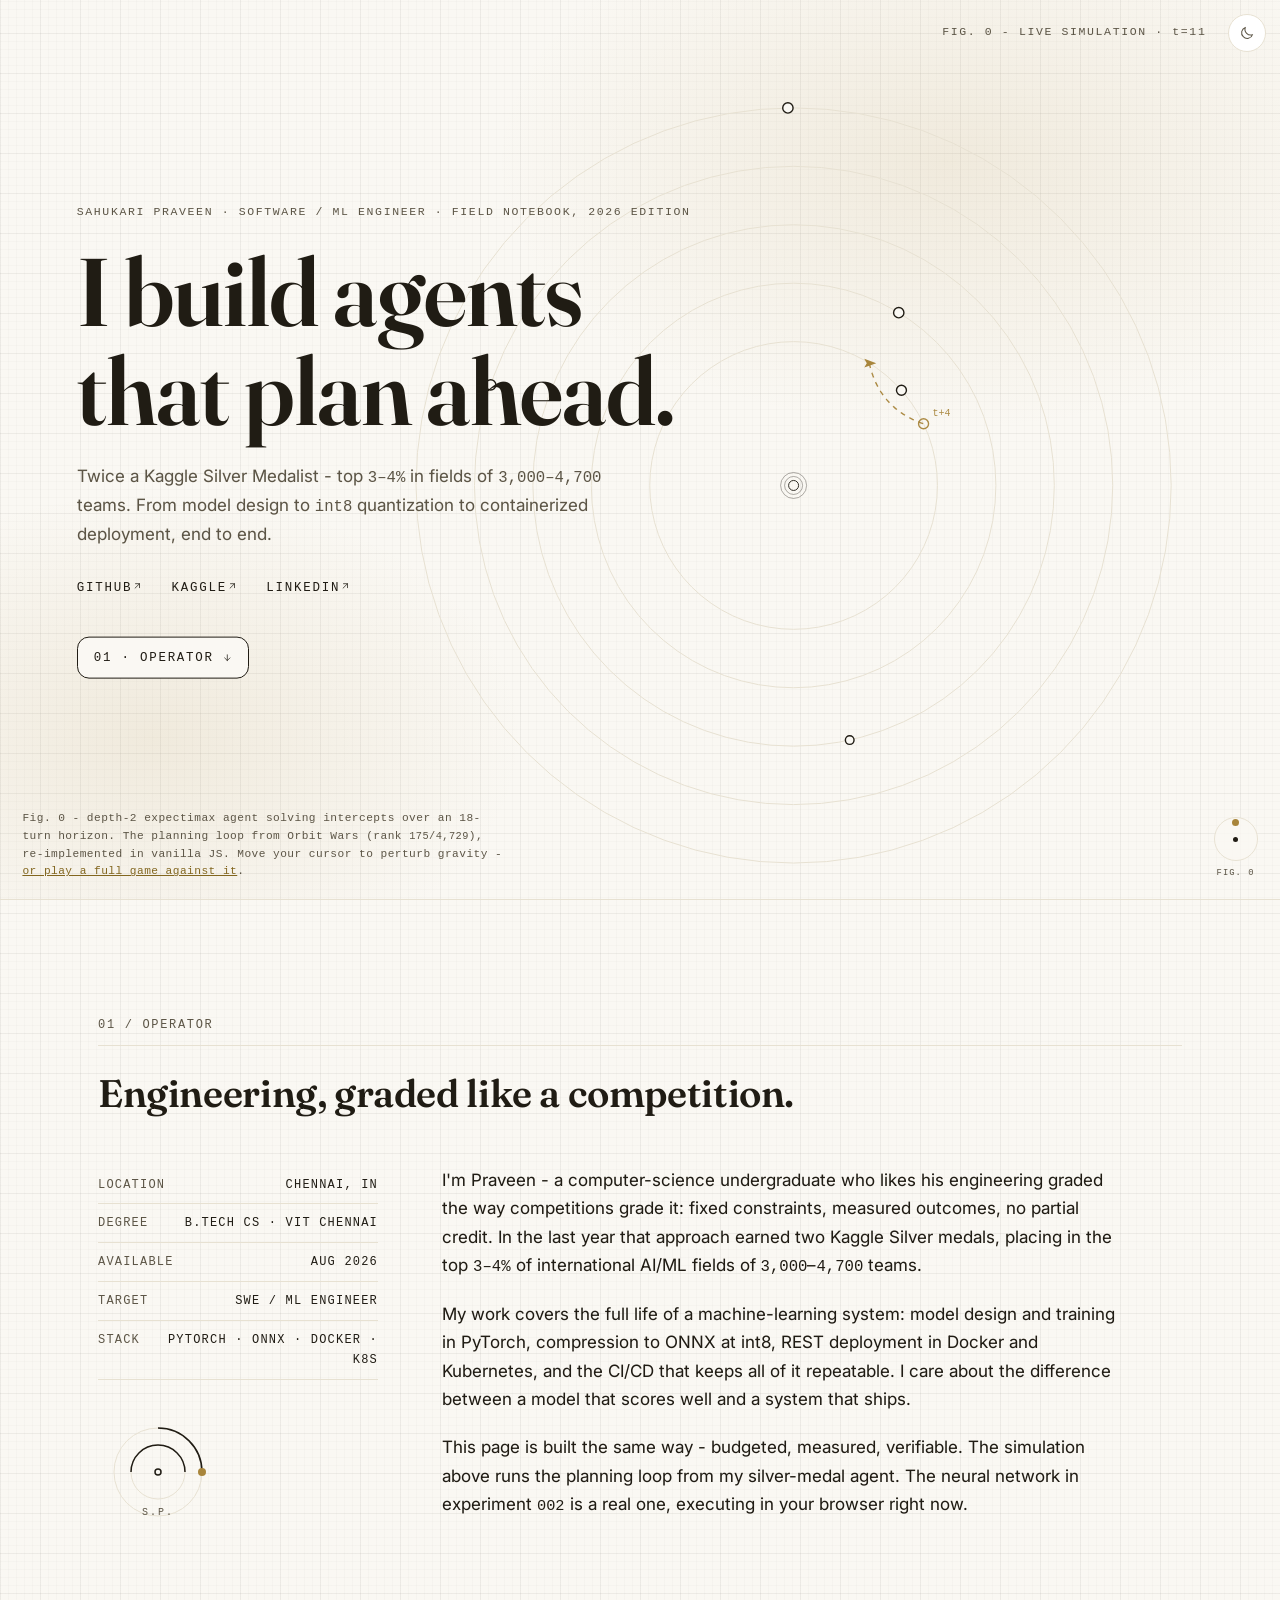
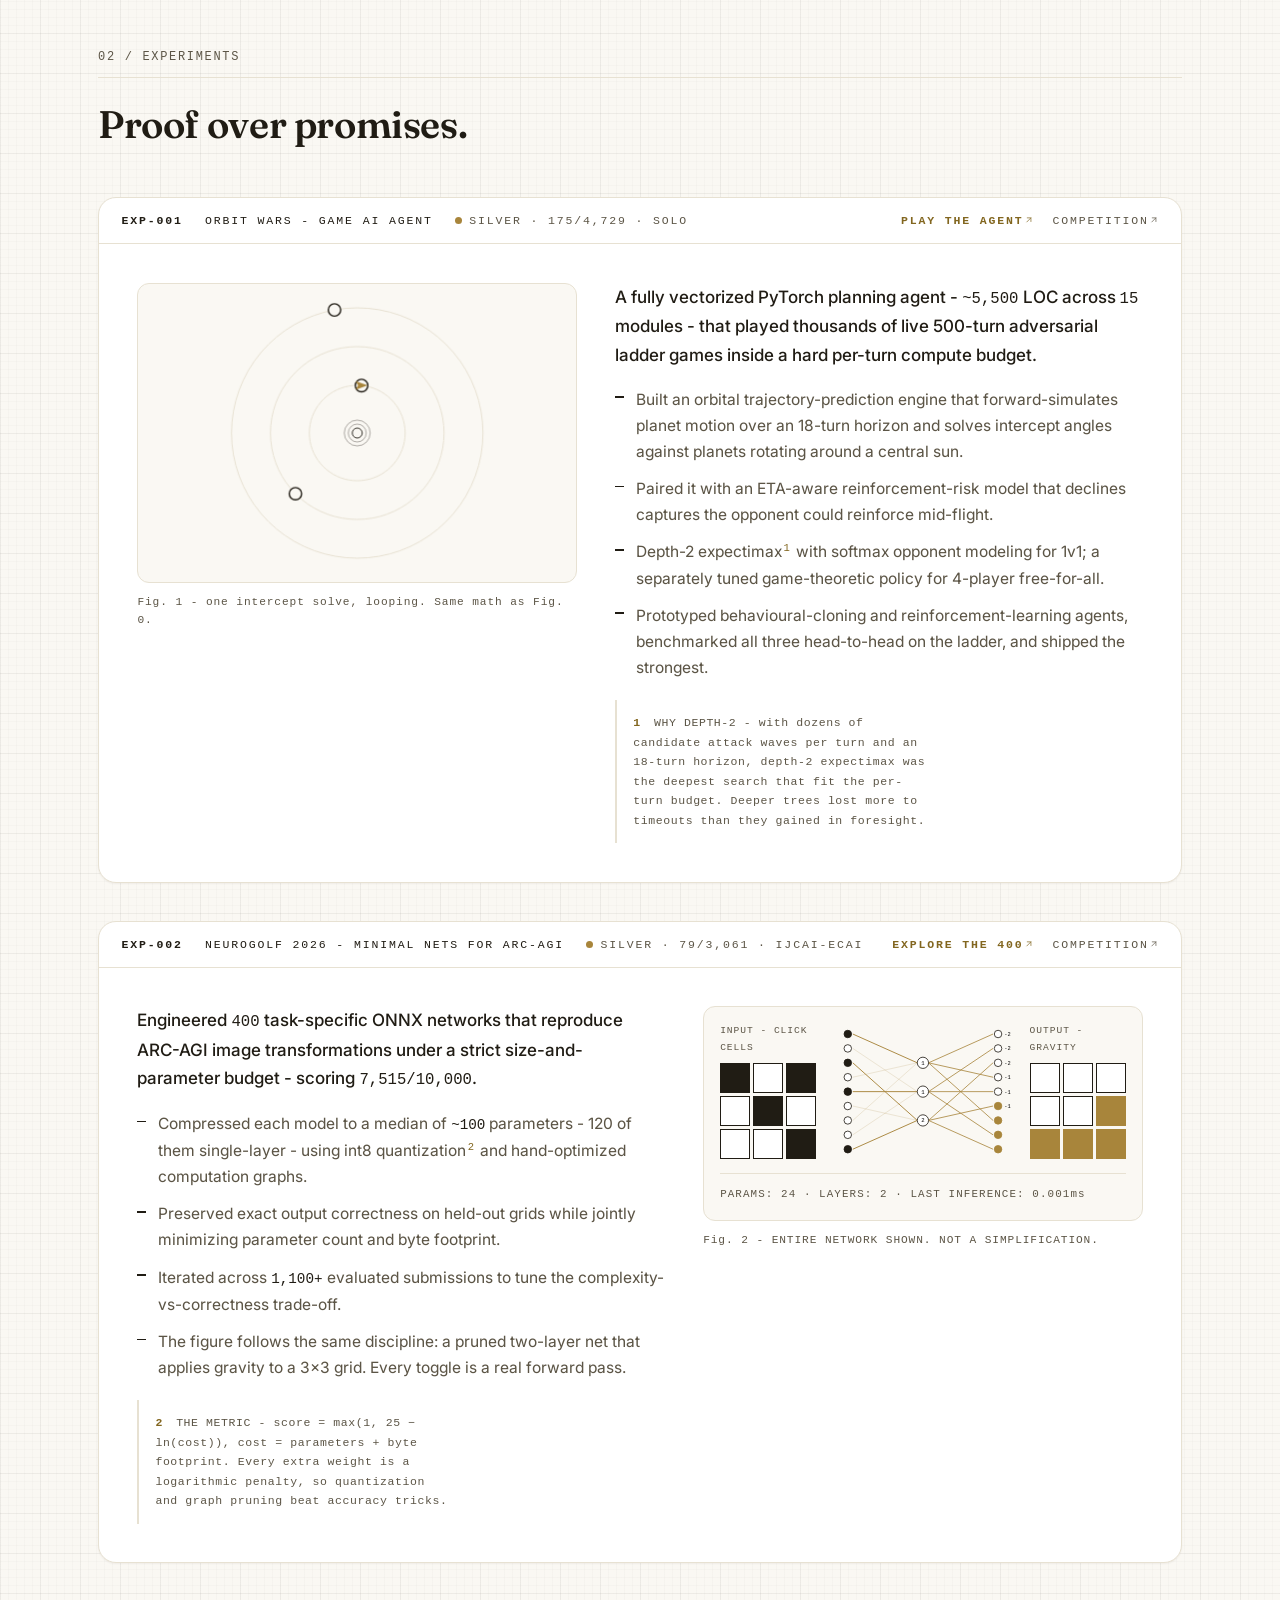
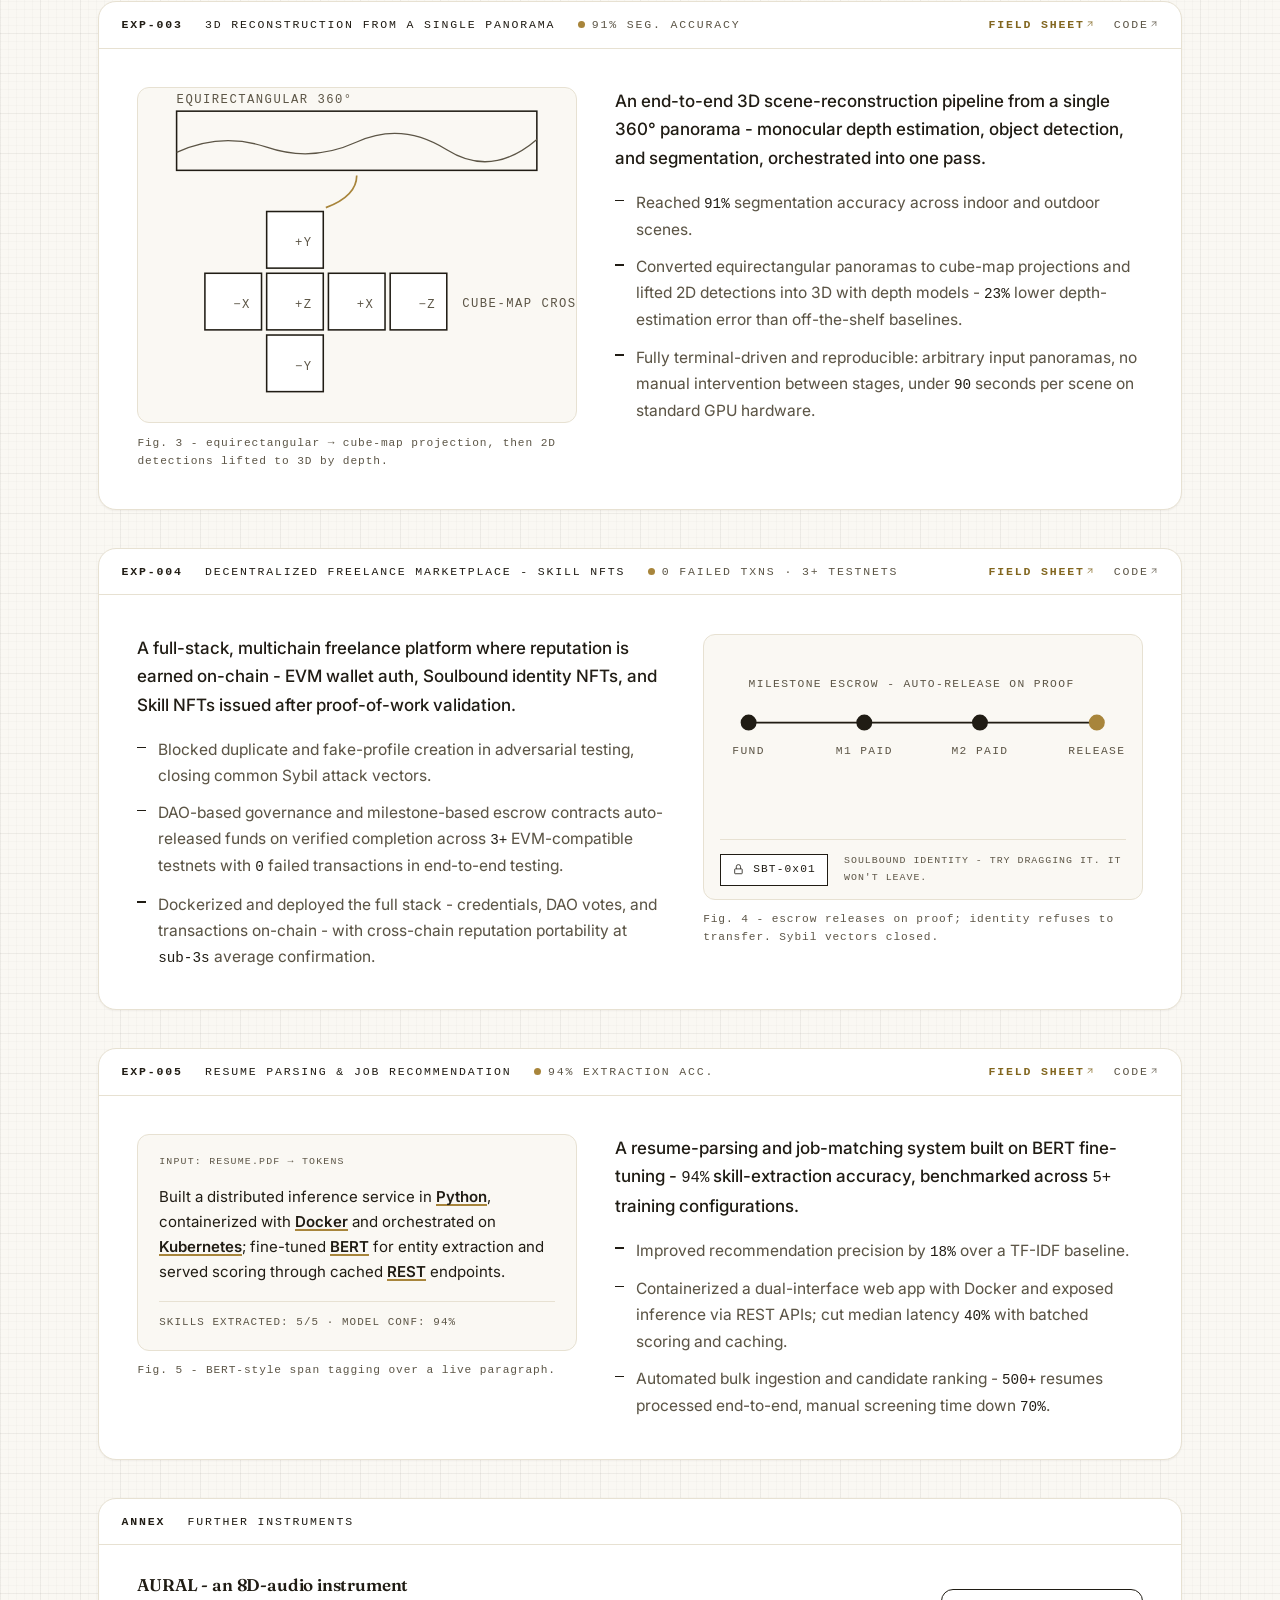
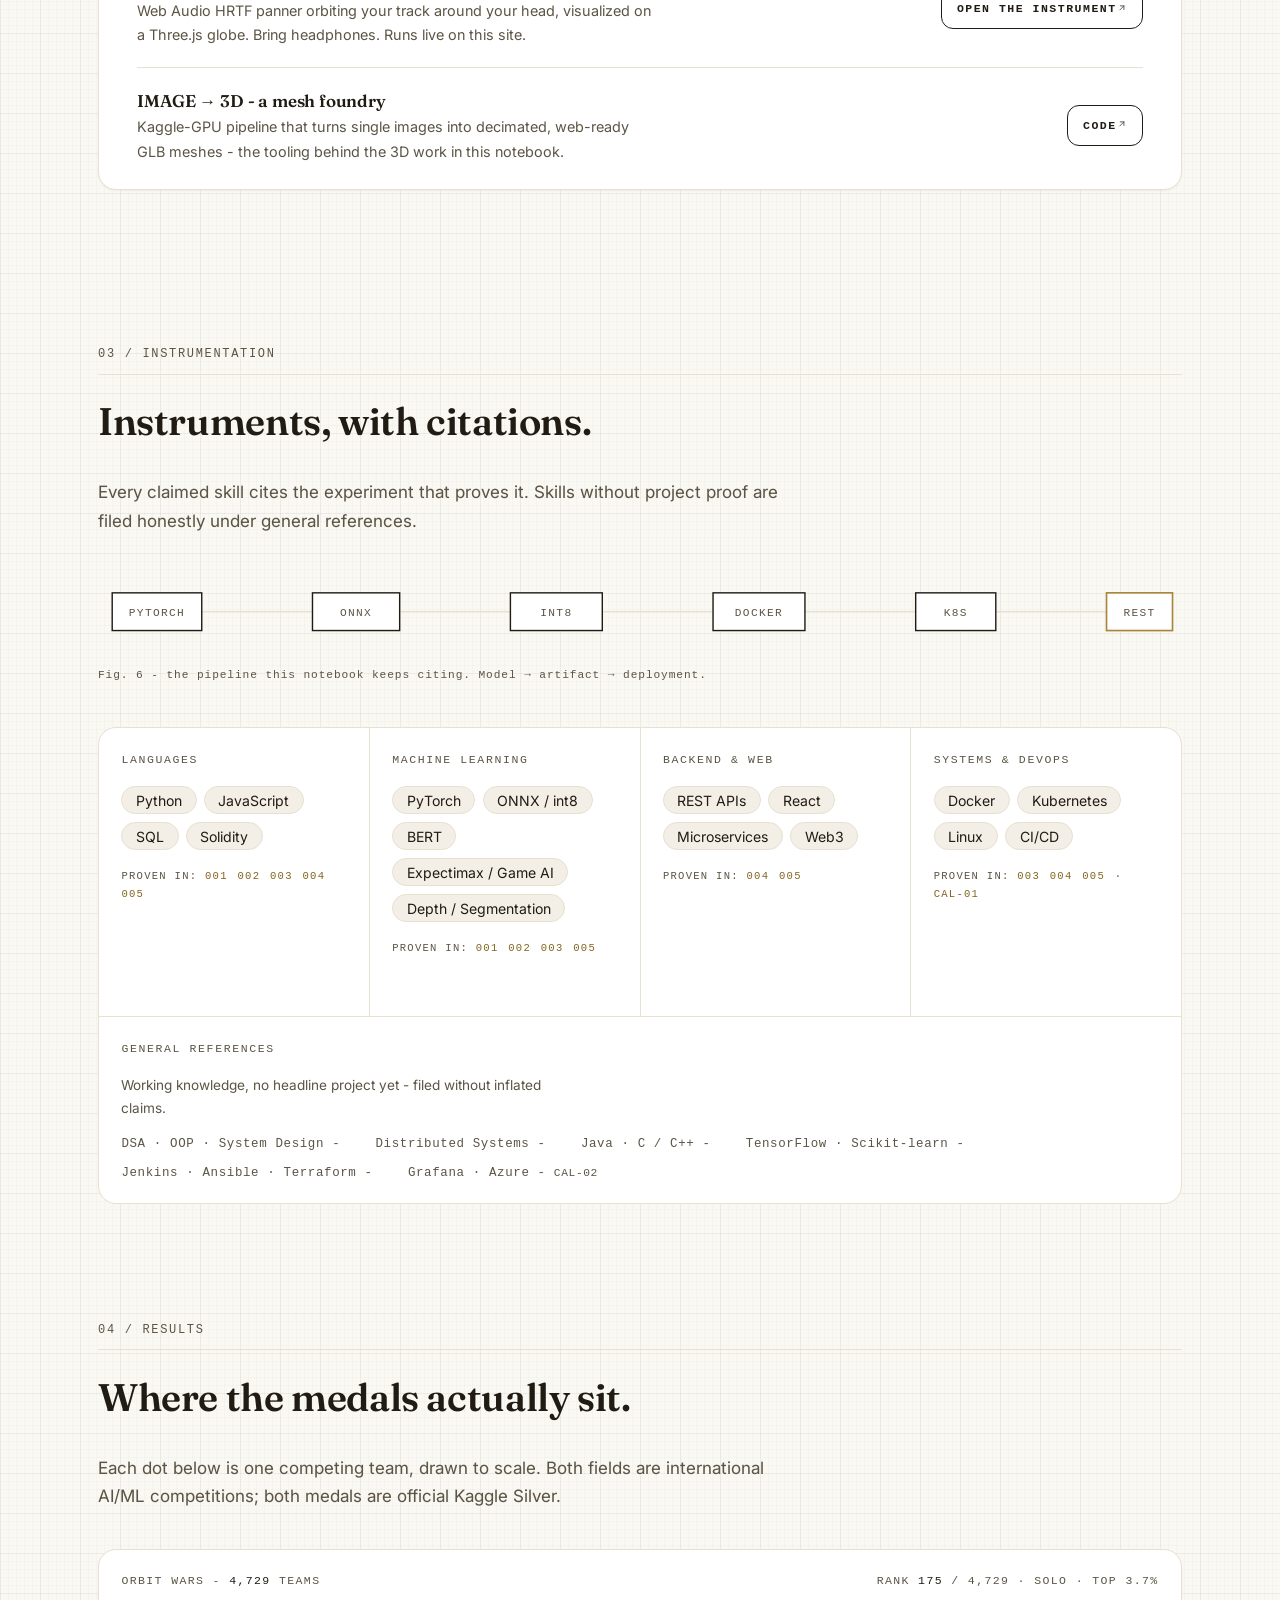
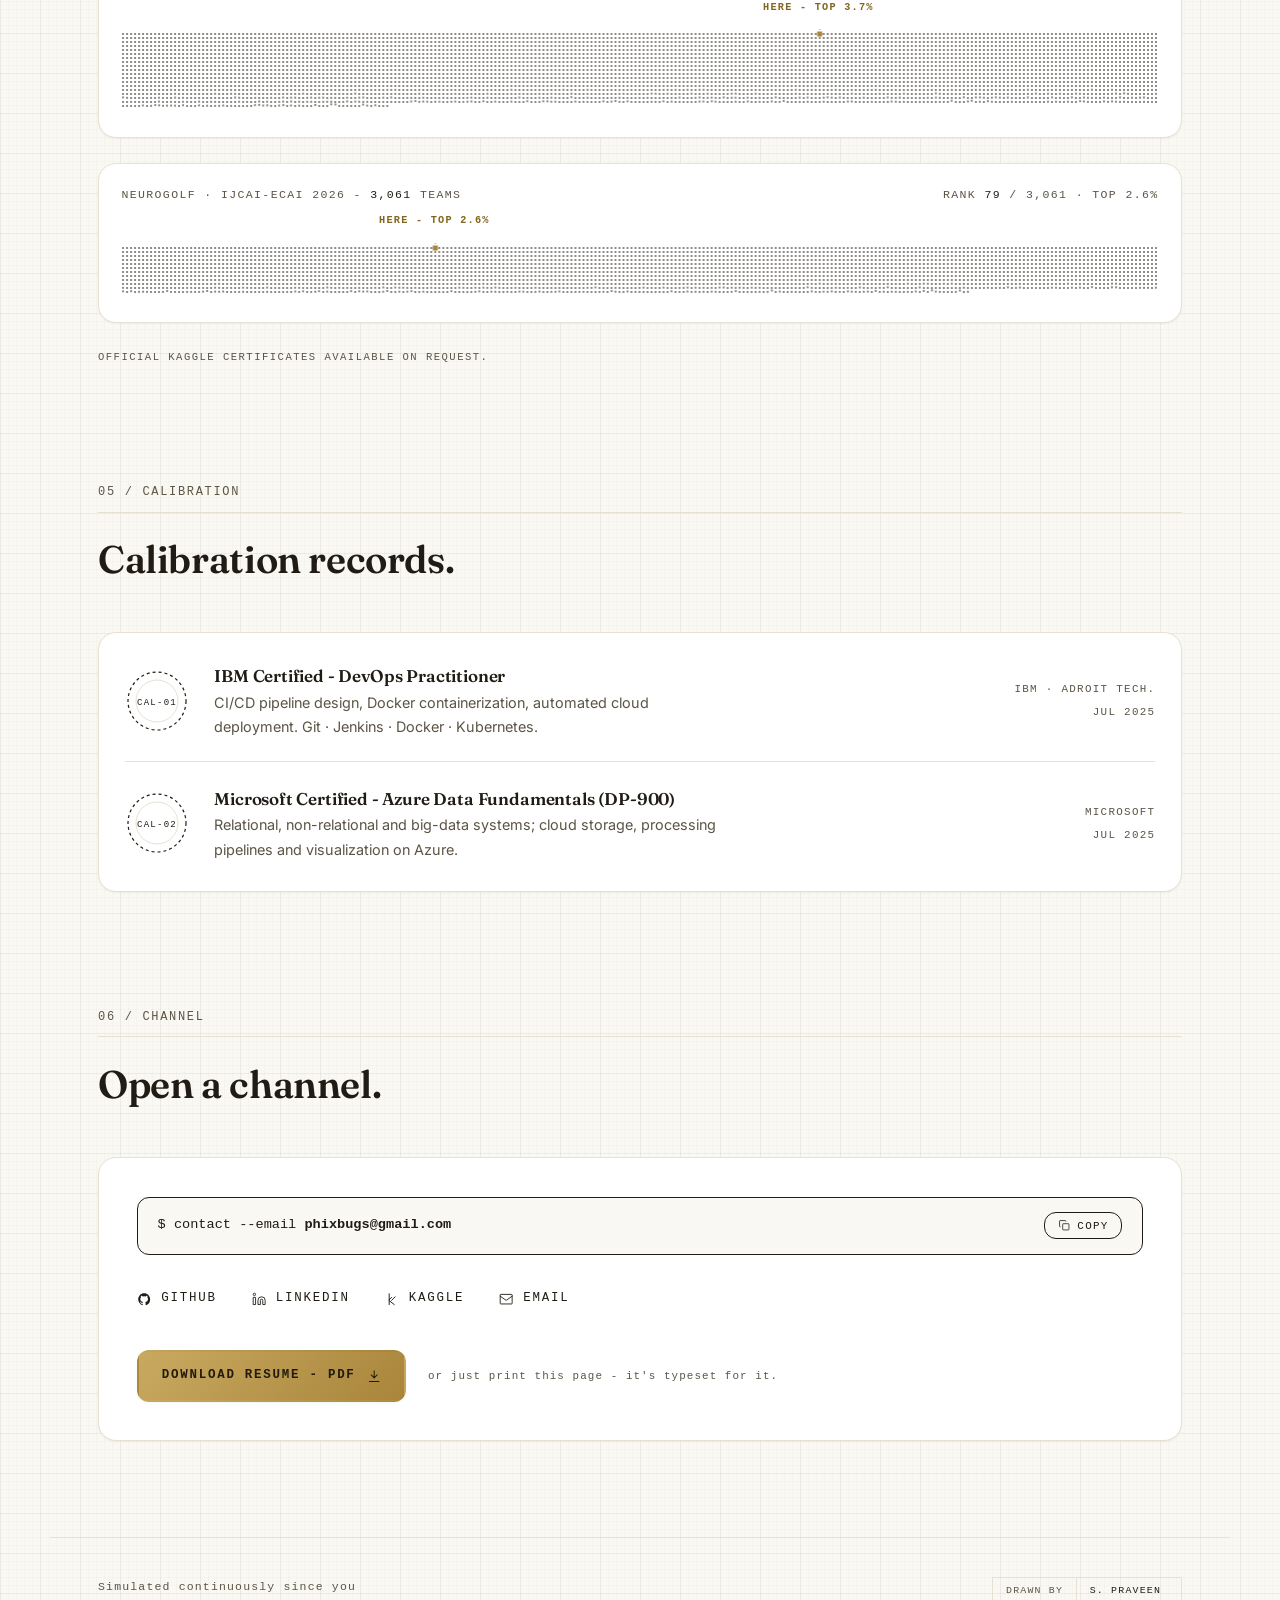
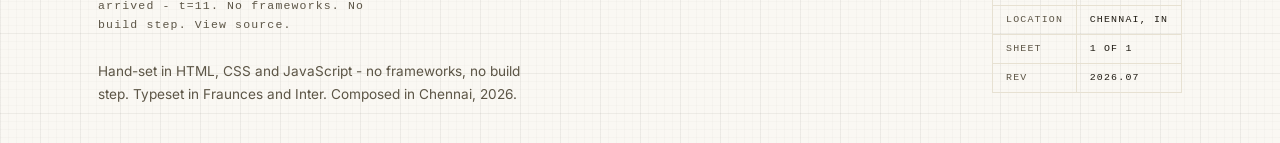
<file: index.html>
<!DOCTYPE html>
<html lang="en">
<head>
<meta charset="UTF-8">
<meta name="viewport" content="width=device-width, initial-scale=1.0">
<title>Sahukari Praveen - Software &amp; ML Engineer</title>
<meta name="description" content="Sahukari Praveen - Software and Machine Learning Engineer. 2x Kaggle Silver Medalist. B.Tech CS, VIT Chennai, Aug 2026. Builds agents that plan ahead.">
<meta property="og:title" content="Sahukari Praveen - Software &amp; ML Engineer">
<meta property="og:description" content="A field notebook that simulates. 2x Kaggle Silver Medalist - the portfolio doesn't describe the work, it executes it.">
<link rel="icon" href="data:image/svg+xml,%3Csvg xmlns='http://www.w3.org/2000/svg' viewBox='0 0 32 32'%3E%3Crect width='32' height='32' fill='%23F7F4EE'/%3E%3Ccircle cx='16' cy='16' r='10' fill='none' stroke='%2316181D' stroke-width='1'/%3E%3Ccircle cx='25' cy='11' r='3.5' fill='%23E0531F'/%3E%3C/svg%3E">
<meta name="theme-color" media="(prefers-color-scheme: light)" content="#F7F4EE">
<meta name="theme-color" media="(prefers-color-scheme: dark)" content="#15171C">
<script>document.documentElement.classList.add('js');</script>
<script src="theme.js"></script>
<link rel="preconnect" href="https://fonts.googleapis.com">
<link rel="preconnect" href="https://fonts.gstatic.com" crossorigin>
<link href="https://fonts.googleapis.com/css2?family=Fraunces:opsz,wght@9..144,400..700&family=Inter:wght@400..700&display=swap" rel="stylesheet">
<link rel="stylesheet" href="styles.css">
</head>
<body>

<a class="skip-link" href="#operator">Skip to content</a>

<button id="theme-toggle" class="theme-toggle" aria-label="Switch theme">
  <svg class="tt-moon" viewBox="0 0 24 24" fill="none" stroke="currentColor" stroke-width="1.6" stroke-linejoin="round" aria-hidden="true"><path d="M20.4 14.5A8.5 8.5 0 0 1 9.5 3.6a8.5 8.5 0 1 0 10.9 10.9z"/></svg>
  <svg class="tt-sun" viewBox="0 0 24 24" fill="none" stroke="currentColor" stroke-width="1.6" stroke-linecap="round" aria-hidden="true"><circle cx="12" cy="12" r="4.2"/><path d="M12 2.5v2.4M12 19.1v2.4M2.5 12h2.4M19.1 12h2.4M4.9 4.9l1.7 1.7M17.4 17.4l1.7 1.7M19.1 4.9l-1.7 1.7M6.6 17.4l-1.7 1.7"/></svg>
</button>

<!-- ============ FIG. 0 - HERO ============ -->
<section class="hero" id="fig0" aria-label="Introduction">
  <canvas id="hero-canvas" aria-label="Live simulation of an orbital-intercept planning agent: a spacecraft draws its dashed flight plan before flying it, re-planning when you disturb the system with your cursor." role="img"></canvas>

  <div class="hero-figtag mono" aria-hidden="true">FIG. 0 - LIVE SIMULATION · t=<span data-tick>0</span></div>

  <div class="hero-overlay">
    <p class="hero-kicker mono">SAHUKARI PRAVEEN · SOFTWARE / ML ENGINEER · FIELD NOTEBOOK, 2026 EDITION</p>
    <h1 class="hero-name">
      <span class="mask"><span class="mask-inner">I build agents</span></span>
      <span class="mask"><span class="mask-inner">that plan ahead.</span></span>
    </h1>
    <p class="hero-sub">Twice a Kaggle Silver Medalist - top <span class="mono num">3–4%</span> in fields of <span class="mono num">3,000–4,700</span> teams. From model design to <span class="mono num">int8</span> quantization to containerized deployment, end to end.</p>
    <nav class="hero-links mono" aria-label="Primary links">
      <a href="https://github.com/soy-praveen" target="_blank" rel="noopener">GITHUB<svg class="ic ic-s" viewBox="0 0 24 24" aria-hidden="true"><path d="M7 17L17 7M8 7h9v9" fill="none" stroke="currentColor" stroke-width="1.7" stroke-linecap="round" stroke-linejoin="round"/></svg></a>
      <a href="https://www.kaggle.com/praveensahukari" target="_blank" rel="noopener">KAGGLE<svg class="ic ic-s" viewBox="0 0 24 24" aria-hidden="true"><path d="M7 17L17 7M8 7h9v9" fill="none" stroke="currentColor" stroke-width="1.7" stroke-linecap="round" stroke-linejoin="round"/></svg></a>
      <a href="https://www.linkedin.com/in/soy-praveen/" target="_blank" rel="noopener">LINKEDIN<svg class="ic ic-s" viewBox="0 0 24 24" aria-hidden="true"><path d="M7 17L17 7M8 7h9v9" fill="none" stroke="currentColor" stroke-width="1.7" stroke-linecap="round" stroke-linejoin="round"/></svg></a>
    </nav>
    <a class="hero-jump mono" href="#operator">01 · OPERATOR<svg class="ic ic-s" viewBox="0 0 24 24" aria-hidden="true"><path d="M12 5v13m-6-6l6 6 6-6" fill="none" stroke="currentColor" stroke-width="1.7" stroke-linecap="round" stroke-linejoin="round"/></svg></a>
  </div>

  <p class="hero-legend mono">Fig. 0 - depth-2 expectimax agent solving intercepts over an 18-turn horizon. The planning loop from Orbit Wars (rank <span class="num">175/4,729</span>), re-implemented in vanilla JS. Move your cursor to perturb gravity - <a class="legend-link" href="orbit-wars/">or play a full game against it</a>.</p>
</section>

<main>

<!-- ============ 01 / OPERATOR ============ -->
<section class="sec" id="operator" aria-labelledby="operator-h" tabindex="-1">
  <header class="sec-head">
    <p class="sec-no mono">01 / OPERATOR</p>
    <h2 class="sec-title" id="operator-h"><span class="mask"><span class="mask-inner">Engineering, graded like a competition.</span></span></h2>
  </header>

  <div class="operator-grid" data-rise data-stagger>
    <aside class="marginalia mono" aria-label="Operator record">
      <div class="marg-row"><span class="marg-k">LOCATION</span><span class="marg-v">CHENNAI, IN</span></div>
      <div class="marg-row"><span class="marg-k">DEGREE</span><span class="marg-v">B.TECH CS · VIT CHENNAI</span></div>
      <div class="marg-row"><span class="marg-k">AVAILABLE</span><span class="marg-v">AUG 2026</span></div>
      <div class="marg-row"><span class="marg-k">TARGET</span><span class="marg-v">SWE / ML ENGINEER</span></div>
      <div class="marg-row"><span class="marg-k">STACK</span><span class="marg-v">PYTORCH · ONNX · DOCKER · K8S</span></div>
      <svg class="sp-glyph" viewBox="0 0 120 120" aria-label="Monogram: orbital glyph for S.P." role="img">
        <circle cx="60" cy="60" r="44" fill="none" stroke="var(--hairline)" stroke-width="1"/>
        <circle cx="60" cy="60" r="27" fill="none" stroke="var(--hairline)" stroke-width="1"/>
        <path class="plot" d="M60 16 A44 44 0 0 1 104 60" fill="none" stroke="var(--ink)" stroke-width="1.5"/>
        <path class="plot" d="M33 60 A27 27 0 0 1 87 60" fill="none" stroke="var(--ink)" stroke-width="1.5"/>
        <circle cx="60" cy="60" r="3" fill="none" stroke="var(--ink)" stroke-width="1.5"/>
        <circle cx="104" cy="60" r="4" fill="var(--accent)"/>
        <text x="60" y="103" text-anchor="middle" class="glyph-label">S.P.</text>
      </svg>
    </aside>

    <div class="operator-prose">
      <p>I'm Praveen - a computer-science undergraduate who likes his engineering graded the way competitions grade it: fixed constraints, measured outcomes, no partial credit. In the last year that approach earned two Kaggle Silver medals, placing in the top <span class="mono num">3–4%</span> of international AI/ML fields of <span class="mono num">3,000</span>–<span class="mono num">4,700</span> teams.</p>
      <p>My work covers the full life of a machine-learning system: model design and training in PyTorch, compression to ONNX at int8, REST deployment in Docker and Kubernetes, and the CI/CD that keeps all of it repeatable. I care about the difference between a model that scores well and a system that ships.</p>
      <p>This page is built the same way - budgeted, measured, verifiable. The simulation above runs the planning loop from my silver-medal agent. The neural network in experiment <a class="xref mono" href="#exp-002">002</a> is a real one, executing in your browser right now.</p>
    </div>
  </div>
</section>

<!-- ============ 02 / EXPERIMENTS ============ -->
<section class="sec" id="experiments" aria-labelledby="experiments-h">
  <header class="sec-head">
    <p class="sec-no mono">02 / EXPERIMENTS</p>
    <h2 class="sec-title" id="experiments-h"><span class="mask"><span class="mask-inner">Proof over promises.</span></span></h2>
  </header>

  <!-- EXP-001 -->
  <article class="plate exp" id="exp-001" data-rise>
    <header class="exp-bar mono">
      <span class="exp-id">EXP-001</span>
      <h3 class="exp-name">ORBIT WARS - GAME AI AGENT</h3>
      <span class="exp-result"><span class="accent-dot" aria-hidden="true"></span>SILVER · 175/4,729 · SOLO</span>
      <span class="exp-links">
        <a href="orbit-wars/" class="go">PLAY THE AGENT<svg class="ic ic-s" viewBox="0 0 24 24" aria-hidden="true"><path d="M7 17L17 7M8 7h9v9" fill="none" stroke="currentColor" stroke-width="1.7" stroke-linecap="round" stroke-linejoin="round"/></svg></a>
        <a href="https://www.kaggle.com/competitions/orbit-wars" target="_blank" rel="noopener">COMPETITION<svg class="ic ic-s" viewBox="0 0 24 24" aria-hidden="true"><path d="M7 17L17 7M8 7h9v9" fill="none" stroke="currentColor" stroke-width="1.7" stroke-linecap="round" stroke-linejoin="round"/></svg></a>
      </span>
    </header>
    <div class="exp-body">
      <div class="exp-fig">
        <canvas id="exp1-canvas" aria-label="Miniature orbital simulation: the agent repeatedly plots a dashed intercept course to a moving planet, then flies it." role="img"></canvas>
        <p class="figcap mono">Fig. 1 - one intercept solve, looping. Same math as Fig. 0.</p>
      </div>
      <div class="exp-prose">
        <p class="exp-lede">A fully vectorized PyTorch planning agent - <span class="mono num">~5,500</span> LOC across <span class="mono num">15</span> modules - that played thousands of live 500-turn adversarial ladder games inside a hard per-turn compute budget.</p>
        <ul class="exp-points">
          <li>Built an orbital trajectory-prediction engine that forward-simulates planet motion over an 18-turn horizon and solves intercept angles against planets rotating around a central sun.</li>
          <li>Paired it with an ETA-aware reinforcement-risk model that declines captures the opponent could reinforce mid-flight.</li>
          <li>Depth-2 expectimax<button class="fn-ref mono" aria-expanded="false" aria-controls="fn-1">1</button> with softmax opponent modeling for 1v1; a separately tuned game-theoretic policy for 4-player free-for-all.</li>
          <li>Prototyped behavioural-cloning and reinforcement-learning agents, benchmarked all three head-to-head on the ladder, and shipped the strongest.</li>
        </ul>
        <aside class="margin-note mono" id="fn-1" role="note"><span class="fn-no">1</span> WHY DEPTH-2 - with dozens of candidate attack waves per turn and an 18-turn horizon, depth-2 expectimax was the deepest search that fit the per-turn budget. Deeper trees lost more to timeouts than they gained in foresight.</aside>
      </div>
    </div>
  </article>

  <!-- EXP-002 -->
  <article class="plate exp exp-flip" id="exp-002" data-rise>
    <header class="exp-bar mono">
      <span class="exp-id">EXP-002</span>
      <h3 class="exp-name">NEUROGOLF 2026 - MINIMAL NETS FOR ARC-AGI</h3>
      <span class="exp-result"><span class="accent-dot" aria-hidden="true"></span>SILVER · 79/3,061 · IJCAI-ECAI</span>
      <span class="exp-links">
        <a href="neurogolf/" class="go">EXPLORE THE 400<svg class="ic ic-s" viewBox="0 0 24 24" aria-hidden="true"><path d="M7 17L17 7M8 7h9v9" fill="none" stroke="currentColor" stroke-width="1.7" stroke-linecap="round" stroke-linejoin="round"/></svg></a>
        <a href="https://www.kaggle.com/competitions/neurogolf-2026" target="_blank" rel="noopener">COMPETITION<svg class="ic ic-s" viewBox="0 0 24 24" aria-hidden="true"><path d="M7 17L17 7M8 7h9v9" fill="none" stroke="currentColor" stroke-width="1.7" stroke-linecap="round" stroke-linejoin="round"/></svg></a>
      </span>
    </header>
    <div class="exp-body">
      <div class="exp-fig">
        <div class="mlp-demo" id="mlp-demo">
          <div class="mlp-grids">
            <div class="mlp-grid-wrap">
              <p class="mlp-grid-label mono">INPUT - CLICK CELLS</p>
              <div class="mlp-grid" id="mlp-in" role="group" aria-label="3 by 3 input grid. Toggle cells to run the network."></div>
            </div>
            <svg class="mlp-net" id="mlp-net" viewBox="0 0 300 216" aria-label="The complete two-layer network: nine inputs, three hidden units summing each column, nine outputs. Orange edges are positive weights; teal markers are negative biases." role="img"></svg>
            <div class="mlp-grid-wrap">
              <p class="mlp-grid-label mono">OUTPUT - GRAVITY</p>
              <div class="mlp-grid mlp-grid-out" id="mlp-out" aria-live="polite" aria-label="Network output grid"></div>
            </div>
          </div>
          <p class="mlp-readout mono" id="mlp-readout">PARAMS: 24 · LAYERS: 2 · LAST INFERENCE: -</p>
        </div>
        <p class="figcap mono">Fig. 2 - ENTIRE NETWORK SHOWN. NOT A SIMPLIFICATION.</p>
      </div>
      <div class="exp-prose">
        <p class="exp-lede">Engineered <span class="mono num">400</span> task-specific ONNX networks that reproduce ARC-AGI image transformations under a strict size-and-parameter budget - scoring <span class="mono num">7,515/10,000</span>.</p>
        <ul class="exp-points">
          <li>Compressed each model to a median of <span class="mono num">~100</span> parameters - 120 of them single-layer - using int8 quantization<button class="fn-ref mono" aria-expanded="false" aria-controls="fn-2">2</button> and hand-optimized computation graphs.</li>
          <li>Preserved exact output correctness on held-out grids while jointly minimizing parameter count and byte footprint.</li>
          <li>Iterated across <span class="mono num">1,100+</span> evaluated submissions to tune the complexity-vs-correctness trade-off.</li>
          <li>The figure follows the same discipline: a pruned two-layer net that applies gravity to a 3×3 grid. Every toggle is a real forward pass.</li>
        </ul>
        <aside class="margin-note mono" id="fn-2" role="note"><span class="fn-no">2</span> THE METRIC - score = max(1, 25 − ln(cost)), cost = parameters + byte footprint. Every extra weight is a logarithmic penalty, so quantization and graph pruning beat accuracy tricks.</aside>
      </div>
    </div>
  </article>

  <!-- EXP-003 -->
  <article class="plate exp" id="exp-003" data-rise>
    <header class="exp-bar mono">
      <span class="exp-id">EXP-003</span>
      <h3 class="exp-name">3D RECONSTRUCTION FROM A SINGLE PANORAMA</h3>
      <span class="exp-result"><span class="accent-dot" aria-hidden="true"></span>91% SEG. ACCURACY</span>
      <span class="exp-links">
        <a href="atrium/" class="go">FIELD SHEET<svg class="ic ic-s" viewBox="0 0 24 24" aria-hidden="true"><path d="M7 17L17 7M8 7h9v9" fill="none" stroke="currentColor" stroke-width="1.7" stroke-linecap="round" stroke-linejoin="round"/></svg></a>
        <a href="https://github.com/soy-praveen" target="_blank" rel="noopener">CODE<svg class="ic ic-s" viewBox="0 0 24 24" aria-hidden="true"><path d="M7 17L17 7M8 7h9v9" fill="none" stroke="currentColor" stroke-width="1.7" stroke-linecap="round" stroke-linejoin="round"/></svg></a>
      </span>
    </header>
    <div class="exp-body">
      <div class="exp-fig">
        <svg class="cubemap" id="cubemap" viewBox="0 0 340 260" aria-label="Diagram: an equirectangular panorama strip unfolds into the six faces of a cube map cross." role="img">
          <g class="cm-strip">
            <rect x="30" y="18" width="280" height="46" fill="none" stroke="var(--ink)" stroke-width="1.2"/>
            <path class="plot" d="M30 50 Q 65 34 100 46 T 170 42 T 240 48 T 310 40" fill="none" stroke="var(--ink-muted)" stroke-width="1"/>
            <text x="30" y="12" class="fig-label">EQUIRECTANGULAR 360°</text>
          </g>
          <g class="cm-faces" id="cm-faces">
            <g class="cm-face" style="--sx:30px; --sy:19px; --fx:100px; --fy:96px"><rect width="44" height="44" fill="var(--plate)" stroke="var(--ink)" stroke-width="1.2"/><text x="22" y="27" class="fig-label cm-txt">+Y</text></g>
            <g class="cm-face" style="--sx:77px; --sy:19px; --fx:52px;  --fy:144px"><rect width="44" height="44" fill="var(--plate)" stroke="var(--ink)" stroke-width="1.2"/><text x="22" y="27" class="fig-label cm-txt">−X</text></g>
            <g class="cm-face" style="--sx:124px; --sy:19px; --fx:100px; --fy:144px"><rect width="44" height="44" fill="var(--plate)" stroke="var(--ink)" stroke-width="1.2"/><text x="22" y="27" class="fig-label cm-txt">+Z</text></g>
            <g class="cm-face" style="--sx:172px; --sy:19px; --fx:148px; --fy:144px"><rect width="44" height="44" fill="var(--plate)" stroke="var(--ink)" stroke-width="1.2"/><text x="22" y="27" class="fig-label cm-txt">+X</text></g>
            <g class="cm-face" style="--sx:219px; --sy:19px; --fx:196px; --fy:144px"><rect width="44" height="44" fill="var(--plate)" stroke="var(--ink)" stroke-width="1.2"/><text x="22" y="27" class="fig-label cm-txt">−Z</text></g>
            <g class="cm-face" style="--sx:266px; --sy:19px; --fx:100px; --fy:192px"><rect width="44" height="44" fill="var(--plate)" stroke="var(--ink)" stroke-width="1.2"/><text x="22" y="27" class="fig-label cm-txt">−Y</text></g>
          </g>
          <text x="252" y="170" class="fig-label">CUBE-MAP CROSS</text>
          <path class="plot" d="M170 68 Q 170 84 146 93" fill="none" stroke="var(--accent)" stroke-width="1.3" stroke-dasharray="4 4"/>
        </svg>
        <p class="figcap mono">Fig. 3 - equirectangular → cube-map projection, then 2D detections lifted to 3D by depth.</p>
      </div>
      <div class="exp-prose">
        <p class="exp-lede">An end-to-end 3D scene-reconstruction pipeline from a single 360° panorama - monocular depth estimation, object detection, and segmentation, orchestrated into one pass.</p>
        <ul class="exp-points">
          <li>Reached <span class="mono num">91%</span> segmentation accuracy across indoor and outdoor scenes.</li>
          <li>Converted equirectangular panoramas to cube-map projections and lifted 2D detections into 3D with depth models - <span class="mono num">23%</span> lower depth-estimation error than off-the-shelf baselines.</li>
          <li>Fully terminal-driven and reproducible: arbitrary input panoramas, no manual intervention between stages, under <span class="mono num">90</span> seconds per scene on standard GPU hardware.</li>
        </ul>
      </div>
    </div>
  </article>

  <!-- EXP-004 -->
  <article class="plate exp exp-flip" id="exp-004" data-rise>
    <header class="exp-bar mono">
      <span class="exp-id">EXP-004</span>
      <h3 class="exp-name">DECENTRALIZED FREELANCE MARKETPLACE - SKILL NFTS</h3>
      <span class="exp-result"><span class="accent-dot" aria-hidden="true"></span>0 FAILED TXNS · 3+ TESTNETS</span>
      <span class="exp-links">
        <a href="sovereign/" class="go">FIELD SHEET<svg class="ic ic-s" viewBox="0 0 24 24" aria-hidden="true"><path d="M7 17L17 7M8 7h9v9" fill="none" stroke="currentColor" stroke-width="1.7" stroke-linecap="round" stroke-linejoin="round"/></svg></a>
        <a href="https://github.com/soy-praveen" target="_blank" rel="noopener">CODE<svg class="ic ic-s" viewBox="0 0 24 24" aria-hidden="true"><path d="M7 17L17 7M8 7h9v9" fill="none" stroke="currentColor" stroke-width="1.7" stroke-linecap="round" stroke-linejoin="round"/></svg></a>
      </span>
    </header>
    <div class="exp-body">
      <div class="exp-fig">
        <div class="escrow-fig" id="escrow-fig">
          <svg viewBox="0 0 340 150" aria-label="Diagram: a milestone escrow timeline that releases funds step by step, and a soulbound identity token that refuses to leave its owner." role="img">
            <line x1="24" y1="60" x2="316" y2="60" stroke="var(--hairline)" stroke-width="1.2"/>
            <line class="esc-progress plot" x1="24" y1="60" x2="316" y2="60" stroke="var(--ink)" stroke-width="1.4"/>
            <g class="esc-node" style="--d:0ms"><circle cx="24" cy="60" r="6" fill="var(--plate)" stroke="var(--ink)" stroke-width="1.4"/><text x="24" y="86" class="fig-label" text-anchor="middle">FUND</text></g>
            <g class="esc-node" style="--d:220ms"><circle cx="121" cy="60" r="6" fill="var(--plate)" stroke="var(--ink)" stroke-width="1.4"/><text x="121" y="86" class="fig-label" text-anchor="middle">M1 PAID</text></g>
            <g class="esc-node" style="--d:440ms"><circle cx="218" cy="60" r="6" fill="var(--plate)" stroke="var(--ink)" stroke-width="1.4"/><text x="218" y="86" class="fig-label" text-anchor="middle">M2 PAID</text></g>
            <g class="esc-node esc-final" style="--d:660ms"><circle cx="316" cy="60" r="6" fill="var(--plate)" stroke="var(--ink)" stroke-width="1.4"/><text x="316" y="86" class="fig-label" text-anchor="middle">RELEASE</text></g>
            <text x="24" y="30" class="fig-label">MILESTONE ESCROW - AUTO-RELEASE ON PROOF</text>
          </svg>
          <div class="sbt-row">
            <div class="sbt-seal" id="sbt-seal" title="Soulbound - non-transferable" aria-hidden="true">
              <svg viewBox="0 0 24 24" class="ic" aria-hidden="true"><rect x="5" y="11" width="14" height="9" rx="1" fill="none" stroke="currentColor" stroke-width="1.5"/><path d="M8 11V7a4 4 0 0 1 8 0v4" fill="none" stroke="currentColor" stroke-width="1.5"/></svg>
              <span class="mono">SBT-0x01</span>
            </div>
            <p class="sbt-note mono">SOULBOUND IDENTITY - TRY DRAGGING IT. IT WON'T LEAVE.</p>
          </div>
        </div>
        <p class="figcap mono">Fig. 4 - escrow releases on proof; identity refuses to transfer. Sybil vectors closed.</p>
      </div>
      <div class="exp-prose">
        <p class="exp-lede">A full-stack, multichain freelance platform where reputation is earned on-chain - EVM wallet auth, Soulbound identity NFTs, and Skill NFTs issued after proof-of-work validation.</p>
        <ul class="exp-points">
          <li>Blocked duplicate and fake-profile creation in adversarial testing, closing common Sybil attack vectors.</li>
          <li>DAO-based governance and milestone-based escrow contracts auto-released funds on verified completion across <span class="mono num">3+</span> EVM-compatible testnets with <span class="mono num">0</span> failed transactions in end-to-end testing.</li>
          <li>Dockerized and deployed the full stack - credentials, DAO votes, and transactions on-chain - with cross-chain reputation portability at <span class="mono num">sub-3s</span> average confirmation.</li>
        </ul>
      </div>
    </div>
  </article>

  <!-- EXP-005 -->
  <article class="plate exp" id="exp-005" data-rise>
    <header class="exp-bar mono">
      <span class="exp-id">EXP-005</span>
      <h3 class="exp-name">RESUME PARSING &amp; JOB RECOMMENDATION</h3>
      <span class="exp-result"><span class="accent-dot" aria-hidden="true"></span>94% EXTRACTION ACC.</span>
      <span class="exp-links">
        <a href="laurel/" class="go">FIELD SHEET<svg class="ic ic-s" viewBox="0 0 24 24" aria-hidden="true"><path d="M7 17L17 7M8 7h9v9" fill="none" stroke="currentColor" stroke-width="1.7" stroke-linecap="round" stroke-linejoin="round"/></svg></a>
        <a href="https://github.com/soy-praveen" target="_blank" rel="noopener">CODE<svg class="ic ic-s" viewBox="0 0 24 24" aria-hidden="true"><path d="M7 17L17 7M8 7h9v9" fill="none" stroke="currentColor" stroke-width="1.7" stroke-linecap="round" stroke-linejoin="round"/></svg></a>
      </span>
    </header>
    <div class="exp-body">
      <div class="exp-fig">
        <div class="parser-fig" id="parser-fig">
          <p class="parser-head mono">INPUT: RESUME.PDF → TOKENS</p>
          <p class="parser-text">Built a distributed inference service in <span class="tok">Python</span>, containerized with <span class="tok">Docker</span> and orchestrated on <span class="tok">Kubernetes</span>; fine-tuned <span class="tok">BERT</span> for entity extraction and served scoring through cached <span class="tok">REST</span> endpoints.</p>
          <p class="parser-readout mono">SKILLS EXTRACTED: <span id="parser-count" class="num">5</span>/5 · MODEL CONF: <span class="num" data-count="94" data-suffix="%">94%</span></p>
        </div>
        <p class="figcap mono">Fig. 5 - BERT-style span tagging over a live paragraph.</p>
      </div>
      <div class="exp-prose">
        <p class="exp-lede">A resume-parsing and job-matching system built on BERT fine-tuning - <span class="mono num">94%</span> skill-extraction accuracy, benchmarked across <span class="mono num">5+</span> training configurations.</p>
        <ul class="exp-points">
          <li>Improved recommendation precision by <span class="mono num">18%</span> over a TF-IDF baseline.</li>
          <li>Containerized a dual-interface web app with Docker and exposed inference via REST APIs; cut median latency <span class="mono num">40%</span> with batched scoring and caching.</li>
          <li>Automated bulk ingestion and candidate ranking - <span class="mono num">500+</span> resumes processed end-to-end, manual screening time down <span class="mono num">70%</span>.</li>
        </ul>
      </div>
    </div>
  </article>

  <!-- ANNEX -->
  <article class="plate exp annex" data-rise>
    <header class="exp-bar mono">
      <span class="exp-id">ANNEX</span>
      <span class="exp-name">FURTHER INSTRUMENTS</span>
    </header>
    <div class="annex-body">
      <div class="annex-row">
        <div>
          <p class="annex-title">AURAL - an 8D-audio instrument</p>
          <p class="annex-sub">Web Audio HRTF panner orbiting your track around your head, visualized on a Three.js globe. Bring headphones. Runs live on this site.</p>
        </div>
        <a class="annex-link mono" href="aural/">OPEN THE INSTRUMENT<svg class="ic ic-s" viewBox="0 0 24 24" aria-hidden="true"><path d="M7 17L17 7M8 7h9v9" fill="none" stroke="currentColor" stroke-width="1.7" stroke-linecap="round" stroke-linejoin="round"/></svg></a>
      </div>
      <div class="annex-row">
        <div>
          <p class="annex-title">IMAGE &rarr; 3D - a mesh foundry</p>
          <p class="annex-sub">Kaggle-GPU pipeline that turns single images into decimated, web-ready GLB meshes - the tooling behind the 3D work in this notebook.</p>
        </div>
        <a class="annex-link mono" href="https://github.com/soy-praveen" target="_blank" rel="noopener">CODE<svg class="ic ic-s" viewBox="0 0 24 24" aria-hidden="true"><path d="M7 17L17 7M8 7h9v9" fill="none" stroke="currentColor" stroke-width="1.7" stroke-linecap="round" stroke-linejoin="round"/></svg></a>
      </div>
    </div>
  </article>
</section>

<!-- ============ 03 / INSTRUMENTATION ============ -->
<section class="sec" id="instrumentation" aria-labelledby="instrumentation-h">
  <header class="sec-head">
    <p class="sec-no mono">03 / INSTRUMENTATION</p>
    <h2 class="sec-title" id="instrumentation-h"><span class="mask"><span class="mask-inner">Instruments, with citations.</span></span></h2>
  </header>

  <p class="sec-note">Every claimed skill cites the experiment that proves it. Skills without project proof are filed honestly under general references.</p>

  <figure class="pipeline" data-rise aria-label="Deployment pipeline: PyTorch to ONNX to int8 quantization to Docker to Kubernetes to REST">
    <svg viewBox="0 0 920 70" preserveAspectRatio="xMidYMid meet">
      <line class="plot" x1="88" y1="32" x2="182" y2="32" stroke="var(--hairline)" stroke-width="1.4"/>
      <line class="plot" x1="256" y1="32" x2="350" y2="32" stroke="var(--hairline)" stroke-width="1.4"/>
      <line class="plot" x1="428" y1="32" x2="522" y2="32" stroke="var(--hairline)" stroke-width="1.4"/>
      <line class="plot" x1="600" y1="32" x2="694" y2="32" stroke="var(--hairline)" stroke-width="1.4"/>
      <line class="plot" x1="762" y1="32" x2="856" y2="32" stroke="var(--hairline)" stroke-width="1.4"/>
      <g class="pipe-node"><rect x="12" y="16" width="76" height="32" fill="var(--plate)" stroke="var(--ink)" stroke-width="1.2"/><text x="50" y="36" text-anchor="middle" class="fig-label">PYTORCH</text></g>
      <g class="pipe-node"><rect x="182" y="16" width="74" height="32" fill="var(--plate)" stroke="var(--ink)" stroke-width="1.2"/><text x="219" y="36" text-anchor="middle" class="fig-label">ONNX</text></g>
      <g class="pipe-node"><rect x="350" y="16" width="78" height="32" fill="var(--plate)" stroke="var(--ink)" stroke-width="1.2"/><text x="389" y="36" text-anchor="middle" class="fig-label">INT8</text></g>
      <g class="pipe-node"><rect x="522" y="16" width="78" height="32" fill="var(--plate)" stroke="var(--ink)" stroke-width="1.2"/><text x="561" y="36" text-anchor="middle" class="fig-label">DOCKER</text></g>
      <g class="pipe-node"><rect x="694" y="16" width="68" height="32" fill="var(--plate)" stroke="var(--ink)" stroke-width="1.2"/><text x="728" y="36" text-anchor="middle" class="fig-label">K8S</text></g>
      <g class="pipe-node"><rect x="856" y="16" width="56" height="32" fill="var(--plate)" stroke="var(--accent)" stroke-width="1.4"/><text x="884" y="36" text-anchor="middle" class="fig-label">REST</text></g>
    </svg>
    <figcaption class="figcap mono">Fig. 6 - the pipeline this notebook keeps citing. Model → artifact → deployment.</figcaption>
  </figure>

  <div class="stations" data-rise data-stagger>
    <div class="station">
      <h3 class="station-h mono">LANGUAGES</h3>
      <ul class="skill-list">
        <li><button class="skill" data-note="Python - 5,500-LOC planning agent, BERT services, 3D pipeline">Python</button></li>
        <li><button class="skill" data-note="JavaScript - this page: the sim in Fig. 0 is ~400 lines of vanilla JS">JavaScript</button></li>
        <li><button class="skill" data-note="SQL - relational modeling, DP-900 certified">SQL</button></li>
        <li><button class="skill" data-note="Solidity - escrow + governance contracts across 3 testnets">Solidity</button></li>
      </ul>
      <p class="station-cite mono">PROVEN IN: <a href="#exp-001">001</a> <a href="#exp-002">002</a> <a href="#exp-003">003</a> <a href="#exp-004">004</a> <a href="#exp-005">005</a></p>
      <p class="station-note mono" aria-live="polite"></p>
    </div>
    <div class="station">
      <h3 class="station-h mono">MACHINE LEARNING</h3>
      <ul class="skill-list">
        <li><button class="skill" data-note="PyTorch - vectorized planning agent; depth + segmentation models">PyTorch</button></li>
        <li><button class="skill" data-note="ONNX + int8 - 400 quantized networks, median ~100 params">ONNX / int8</button></li>
        <li><button class="skill" data-note="BERT - fine-tuned span extraction at 94% accuracy">BERT</button></li>
        <li><button class="skill" data-note="Search - depth-2 expectimax, softmax opponent modeling">Expectimax / Game AI</button></li>
        <li><button class="skill" data-note="Vision - monocular depth, detection, segmentation from panoramas">Depth / Segmentation</button></li>
      </ul>
      <p class="station-cite mono">PROVEN IN: <a href="#exp-001">001</a> <a href="#exp-002">002</a> <a href="#exp-003">003</a> <a href="#exp-005">005</a></p>
      <p class="station-note mono" aria-live="polite"></p>
    </div>
    <div class="station">
      <h3 class="station-h mono">BACKEND &amp; WEB</h3>
      <ul class="skill-list">
        <li><button class="skill" data-note="REST - model inference served behind versioned endpoints">REST APIs</button></li>
        <li><button class="skill" data-note="React - marketplace frontend with EVM wallet auth">React</button></li>
        <li><button class="skill" data-note="Microservices - dual-interface app split into scoring + ingestion">Microservices</button></li>
        <li><button class="skill" data-note="Web3 - wallet auth, on-chain storage, DAO voting">Web3</button></li>
      </ul>
      <p class="station-cite mono">PROVEN IN: <a href="#exp-004">004</a> <a href="#exp-005">005</a></p>
      <p class="station-note mono" aria-live="polite"></p>
    </div>
    <div class="station">
      <h3 class="station-h mono">SYSTEMS &amp; DEVOPS</h3>
      <ul class="skill-list">
        <li><button class="skill" data-note="Docker - every deployed project on this page ships in a container">Docker</button></li>
        <li><button class="skill" data-note="Kubernetes - IBM DevOps Practitioner, see calibration 05">Kubernetes</button></li>
        <li><button class="skill" data-note="Linux - terminal-driven reproducible pipelines, POSIX">Linux</button></li>
        <li><button class="skill" data-note="CI/CD - pipeline design with Git + Jenkins, certified">CI/CD</button></li>
      </ul>
      <p class="station-cite mono">PROVEN IN: <a href="#exp-003">003</a> <a href="#exp-004">004</a> <a href="#exp-005">005</a> · <a href="#calibration">CAL-01</a></p>
      <p class="station-note mono" aria-live="polite"></p>
    </div>
    <div class="station station-general">
      <h3 class="station-h mono">GENERAL REFERENCES</h3>
      <p class="station-sub">Working knowledge, no headline project yet - filed without inflated claims.</p>
      <ul class="skill-list skill-list-plain mono">
        <li>DSA · OOP · System Design - </li>
        <li>Distributed Systems - </li>
        <li>Java · C / C++ - </li>
        <li>TensorFlow · Scikit-learn - </li>
        <li>Jenkins · Ansible · Terraform - </li>
        <li>Grafana · Azure - <a class="xref" href="#calibration">CAL-02</a></li>
      </ul>
    </div>
  </div>
</section>

<!-- ============ 04 / RESULTS ============ -->
<section class="sec" id="results" aria-labelledby="results-h">
  <header class="sec-head">
    <p class="sec-no mono">04 / RESULTS</p>
    <h2 class="sec-title" id="results-h"><span class="mask"><span class="mask-inner">Where the medals actually sit.</span></span></h2>
  </header>

  <p class="sec-note">Each dot below is one competing team, drawn to scale. Both fields are international AI/ML competitions; both medals are official Kaggle Silver.</p>

  <div class="plate rank-plate" data-rise>
    <div class="rank-head mono">
      <span>ORBIT WARS - <span class="num">4,729</span> TEAMS</span>
      <span class="rank-stat">RANK <span class="num" data-count="175">175</span> / 4,729 · SOLO · TOP 3.7%</span>
    </div>
    <div class="rank-fig" id="rank-1" data-n="4729" data-rank="175" data-label="HERE - TOP 3.7%">
      <canvas aria-label="A field of 4,729 dots, one per team. The single orange dot near the start marks rank 175." role="img"></canvas>
      <span class="rank-callout mono" aria-hidden="true"></span>
    </div>
  </div>

  <div class="plate rank-plate" data-rise>
    <div class="rank-head mono">
      <span>NEUROGOLF · IJCAI-ECAI 2026 - <span class="num">3,061</span> TEAMS</span>
      <span class="rank-stat">RANK <span class="num" data-count="79">79</span> / 3,061 · TOP 2.6%</span>
    </div>
    <div class="rank-fig" id="rank-2" data-n="3061" data-rank="79" data-label="HERE - TOP 2.6%">
      <canvas aria-label="A field of 3,061 dots, one per team. The single orange dot near the start marks rank 79." role="img"></canvas>
      <span class="rank-callout mono" aria-hidden="true"></span>
    </div>
  </div>

  <p class="rank-foot mono">OFFICIAL KAGGLE CERTIFICATES AVAILABLE ON REQUEST.</p>
</section>

<!-- ============ 05 / CALIBRATION ============ -->
<section class="sec" id="calibration" aria-labelledby="calibration-h">
  <header class="sec-head">
    <p class="sec-no mono">05 / CALIBRATION</p>
    <h2 class="sec-title" id="calibration-h"><span class="mask"><span class="mask-inner">Calibration records.</span></span></h2>
  </header>

  <div class="plate ledger" data-rise data-stagger>
    <div class="ledger-row" id="cal-01">
      <svg class="seal" viewBox="0 0 64 64" aria-hidden="true">
        <circle cx="32" cy="32" r="29" fill="none" stroke="var(--ink)" stroke-width="1.2" stroke-dasharray="3 3"/>
        <circle cx="32" cy="32" r="21" fill="none" stroke="var(--hairline)" stroke-width="1"/>
        <text x="32" y="36" text-anchor="middle" class="seal-txt">CAL-01</text>
      </svg>
      <div class="ledger-main">
        <p class="ledger-title">IBM Certified - DevOps Practitioner</p>
        <p class="ledger-sub">CI/CD pipeline design, Docker containerization, automated cloud deployment. Git · Jenkins · Docker · Kubernetes.</p>
      </div>
      <div class="ledger-meta mono"><span>IBM · ADROIT TECH.</span><span>JUL 2025</span></div>
    </div>
    <div class="ledger-row" id="cal-02">
      <svg class="seal" viewBox="0 0 64 64" aria-hidden="true">
        <circle cx="32" cy="32" r="29" fill="none" stroke="var(--ink)" stroke-width="1.2" stroke-dasharray="3 3"/>
        <circle cx="32" cy="32" r="21" fill="none" stroke="var(--hairline)" stroke-width="1"/>
        <text x="32" y="36" text-anchor="middle" class="seal-txt">CAL-02</text>
      </svg>
      <div class="ledger-main">
        <p class="ledger-title">Microsoft Certified - Azure Data Fundamentals (DP-900)</p>
        <p class="ledger-sub">Relational, non-relational and big-data systems; cloud storage, processing pipelines and visualization on Azure.</p>
      </div>
      <div class="ledger-meta mono"><span>MICROSOFT</span><span>JUL 2025</span></div>
    </div>
  </div>
</section>

<!-- ============ 06 / CHANNEL ============ -->
<section class="sec" id="channel" aria-labelledby="channel-h">
  <header class="sec-head">
    <p class="sec-no mono">06 / CHANNEL</p>
    <h2 class="sec-title" id="channel-h"><span class="mask"><span class="mask-inner">Open a channel.</span></span></h2>
  </header>

  <div class="plate channel-plate" data-rise data-stagger>
    <div class="term mono">
      <span class="term-line">$ contact --email <a href="mailto:phixbugs@gmail.com" class="term-mail">phixbugs@gmail.com</a></span>
      <button class="copy-btn mono" id="copy-email" data-email="phixbugs@gmail.com">
        <svg class="ic" viewBox="0 0 24 24" aria-hidden="true"><rect x="9" y="9" width="12" height="12" rx="1" fill="none" stroke="currentColor" stroke-width="1.5"/><path d="M5 15H4a1 1 0 0 1-1-1V4a1 1 0 0 1 1-1h10a1 1 0 0 1 1 1v1" fill="none" stroke="currentColor" stroke-width="1.5"/></svg>
        <span class="copy-label" aria-live="polite">COPY</span>
      </button>
    </div>

    <ul class="channel-links">
      <li><a href="https://github.com/soy-praveen" target="_blank" rel="noopener">
        <svg class="ic" viewBox="0 0 24 24" aria-hidden="true"><path fill="currentColor" d="M12 2C6.48 2 2 6.58 2 12.25c0 4.53 2.87 8.37 6.84 9.72.5.1.68-.22.68-.49 0-.24-.01-.88-.01-1.72-2.78.62-3.37-1.37-3.37-1.37-.45-1.18-1.11-1.5-1.11-1.5-.91-.63.07-.62.07-.62 1 .07 1.53 1.06 1.53 1.06.89 1.57 2.34 1.11 2.91.85.09-.66.35-1.11.63-1.37-2.22-.26-4.56-1.14-4.56-5.07 0-1.12.39-2.03 1.03-2.75-.1-.26-.45-1.3.1-2.7 0 0 .84-.28 2.75 1.05a9.36 9.36 0 0 1 5 0c1.91-1.33 2.75-1.05 2.75-1.05.55 1.4.2 2.44.1 2.7.64.72 1.03 1.63 1.03 2.75 0 3.94-2.34 4.8-4.57 5.06.36.32.68.94.68 1.9 0 1.37-.01 2.47-.01 2.81 0 .27.18.6.69.49A10.02 10.02 0 0 0 22 12.25C22 6.58 17.52 2 12 2z"/></svg>
        <span class="mono">GITHUB</span></a></li>
      <li><a href="https://www.linkedin.com/in/soy-praveen/" target="_blank" rel="noopener">
        <svg class="ic" viewBox="0 0 24 24" aria-hidden="true"><path d="M16 8a6 6 0 0 1 6 6v7h-4v-7a2 2 0 0 0-2-2 2 2 0 0 0-2 2v7h-4v-7a6 6 0 0 1 6-6z" fill="none" stroke="currentColor" stroke-width="1.5" stroke-linejoin="round"/><rect x="2" y="9" width="4" height="12" fill="none" stroke="currentColor" stroke-width="1.5" stroke-linejoin="round"/><circle cx="4" cy="4" r="2" fill="none" stroke="currentColor" stroke-width="1.5"/></svg>
        <span class="mono">LINKEDIN</span></a></li>
      <li><a href="https://www.kaggle.com/praveensahukari" target="_blank" rel="noopener">
        <svg class="ic" viewBox="0 0 24 24" aria-hidden="true"><path d="M7 3v18M7 13l4-4m-4 5.5L15.5 21M17 8l-6 6" fill="none" stroke="currentColor" stroke-width="1.6" stroke-linecap="round" stroke-linejoin="round"/></svg>
        <span class="mono">KAGGLE</span></a></li>
      <li><a href="mailto:phixbugs@gmail.com">
        <svg class="ic" viewBox="0 0 24 24" aria-hidden="true"><rect x="2" y="4" width="20" height="16" rx="1" fill="none" stroke="currentColor" stroke-width="1.5"/><path d="M2 7l10 7L22 7" fill="none" stroke="currentColor" stroke-width="1.5" stroke-linecap="round" stroke-linejoin="round"/></svg>
        <span class="mono">EMAIL</span></a></li>
    </ul>

    <div class="resume-row">
      <a class="resume-btn" href="resume.pdf" download="Sahukari-Praveen-Resume.pdf">
        <span class="resume-fill" aria-hidden="true"></span>
        <span class="resume-txt mono">DOWNLOAD RESUME - PDF
          <svg class="ic" viewBox="0 0 24 24" aria-hidden="true"><path d="M12 3v12m-5-5l5 5 5-5M4 21h16" fill="none" stroke="currentColor" stroke-width="1.7" stroke-linecap="round" stroke-linejoin="round"/></svg>
        </span>
      </a>
      <p class="resume-alt mono">or just print this page - it's typeset for it.</p>
    </div>
  </div>
</section>

</main>

<!-- ============ FOOTER ============ -->
<footer class="foot">
  <p class="foot-tick mono">Simulated continuously since you arrived - t=<span data-tick>0</span>. No frameworks. No build step. View source.</p>
  <table class="titleblock mono" aria-label="Drawing title block">
    <tr><td>DRAWN BY</td><td>S. PRAVEEN</td></tr>
    <tr><td>LOCATION</td><td>CHENNAI, IN</td></tr>
    <tr><td>SHEET</td><td>1 OF 1</td></tr>
    <tr><td>REV</td><td>2026.07</td></tr>
  </table>
  <p class="colophon">Hand-set in HTML, CSS and JavaScript - no frameworks, no build step. Typeset in Fraunces and Inter. Composed in Chennai, 2026.</p>
</footer>

<!-- scroll-as-orbit widget -->
<button class="orbit-widget" id="orbit-widget" aria-label="Scroll progress - one page is one revolution. Click to return to top." hidden>
  <span class="orbit-ring" aria-hidden="true"><span class="orbit-dot"></span></span>
  <span class="orbit-label mono" aria-hidden="true">FIG. 0</span>
</button>

<script src="page.js" defer></script>
<script src="sim.js" defer></script>
<script src="figures.js" defer></script>
</body>
</html>
</file>
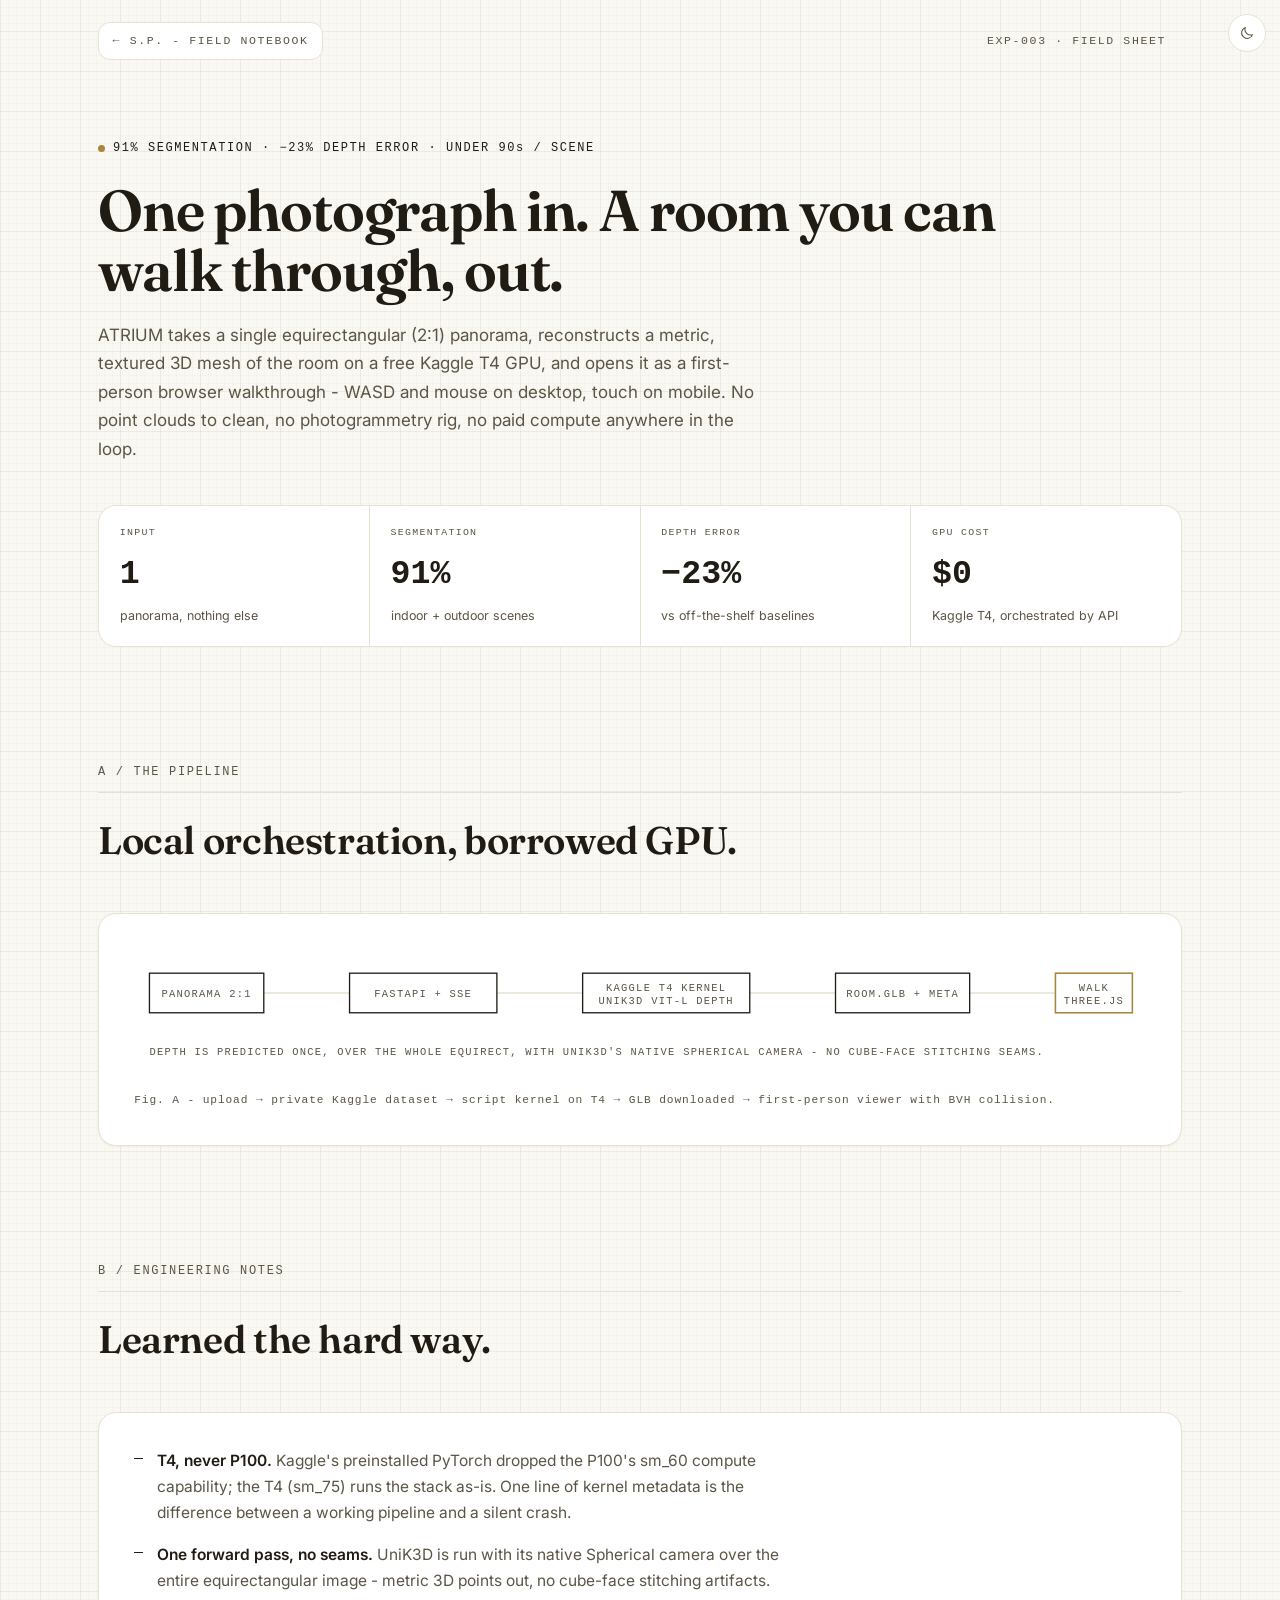
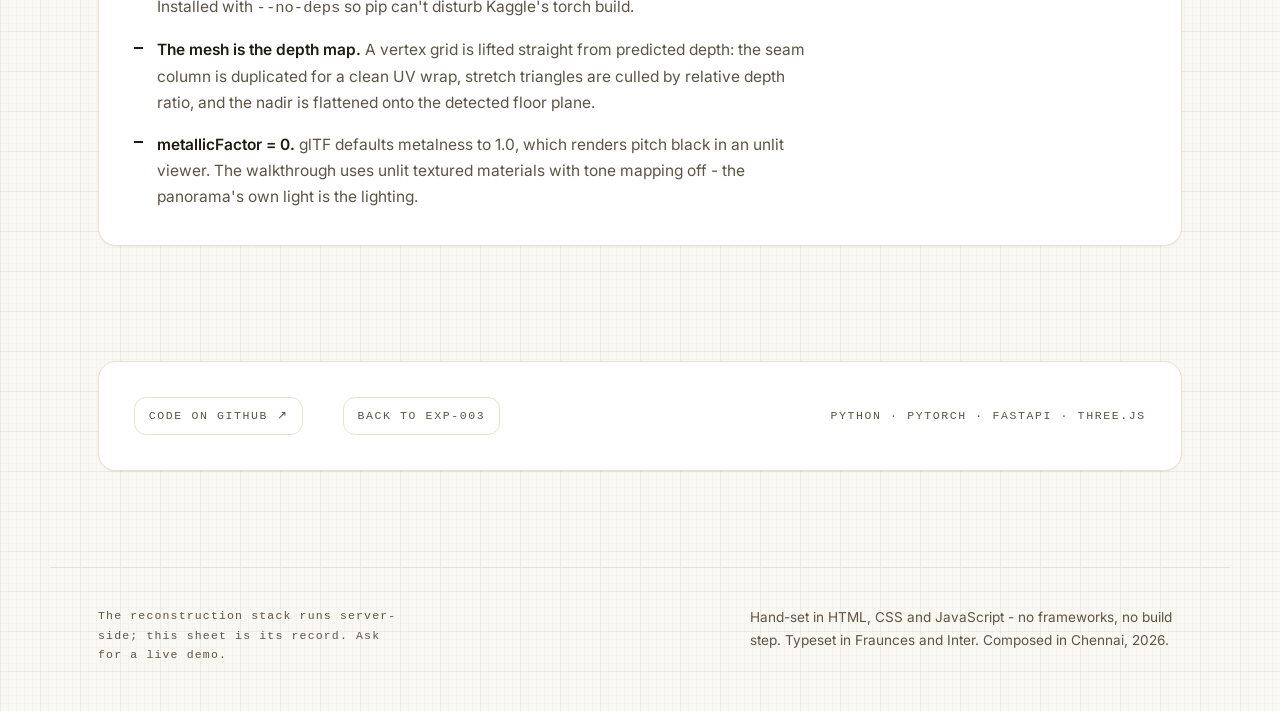
<file: atrium/index.html>
<!DOCTYPE html>
<html lang="en">
<head>
<meta charset="UTF-8">
<meta name="viewport" content="width=device-width, initial-scale=1.0">
<title>ATRIUM - Walk Inside a Panorama · Sahukari Praveen</title>
<meta name="description" content="Field sheet for EXP-003: ATRIUM reconstructs a metric, textured 3D room from a single equirectangular panorama - UniK3D depth on a free Kaggle T4, Three.js first-person walkthrough.">
<link rel="icon" href="data:image/svg+xml,%3Csvg xmlns='http://www.w3.org/2000/svg' viewBox='0 0 32 32'%3E%3Crect width='32' height='32' fill='%23F7F4EE'/%3E%3Ccircle cx='16' cy='16' r='10' fill='none' stroke='%2316181D' stroke-width='1'/%3E%3Ccircle cx='25' cy='11' r='3.5' fill='%23E0531F'/%3E%3C/svg%3E">
<meta name="theme-color" media="(prefers-color-scheme: light)" content="#F7F4EE">
<meta name="theme-color" media="(prefers-color-scheme: dark)" content="#15171C">
<script>document.documentElement.classList.add('js');</script>
<script src="../theme.js"></script>
<link rel="preconnect" href="https://fonts.googleapis.com">
<link rel="preconnect" href="https://fonts.gstatic.com" crossorigin>
<link href="https://fonts.googleapis.com/css2?family=Fraunces:opsz,wght@9..144,400..700&family=Inter:wght@400..700&display=swap" rel="stylesheet">
<link rel="stylesheet" href="../styles.css">
<style>
  .sh-top { max-width: 1180px; margin: 0 auto; padding: 1.4rem clamp(1.25rem, 4vw, 3rem) 0;
    padding-right: max(4rem, clamp(1.25rem, 4vw, 3rem));
    display: flex; justify-content: space-between; align-items: baseline; gap: 1rem; }
  .sh-back { font-family: var(--mono); font-size: 0.72rem; letter-spacing: 0.14em; color: var(--ink-muted);
    text-decoration: none; border: 1px solid var(--hairline); padding: 0.5rem 0.85rem; background: var(--plate); }
  .sh-back:hover { color: var(--ink); border-color: var(--ink); }
  .sh-tag { font-family: var(--mono); font-size: 0.72rem; letter-spacing: 0.14em; color: var(--ink-muted); }
  .sh-hero { padding-top: clamp(2.5rem, 6vw, 4.5rem) !important; }
  .sh-hero h1 { font-size: clamp(2rem, 4.6vw, 3.6rem); font-family: var(--serif); font-weight: 620; letter-spacing: -0.02em; line-height: 1.05; max-width: 24ch; }
  .sh-hero .sub { max-width: 60ch; color: var(--ink-muted); margin-top: 1.2rem; }
  .sh-result { display: inline-flex; align-items: center; gap: 0.5rem; font-family: var(--mono);
    font-size: 0.75rem; letter-spacing: 0.13em; margin-bottom: 1.4rem; }
  .statrow { display: grid; grid-template-columns: repeat(auto-fit, minmax(170px, 1fr)); gap: 1px;
    background: var(--hairline); border: 1px solid var(--hairline); margin-top: 2.6rem; }
  .stat { background: var(--plate); padding: 1.2rem 1.3rem; }
  .stat .k { font-family: var(--mono); font-size: 0.62rem; letter-spacing: 0.13em; color: var(--ink-muted); }
  .stat .v { font-family: var(--mono); font-variant-numeric: tabular-nums; font-size: clamp(1.5rem, 2.6vw, 2.2rem); font-weight: 600; margin-top: 0.3rem; }
  .stat .n { font-size: 0.78rem; color: var(--ink-muted); margin-top: 0.2rem; }
  .pipefig { padding: clamp(1.4rem,3vw,2.2rem); overflow-x: auto; }
  .pipefig svg { width: 100%; min-width: 620px; height: auto; display: block; }
  .notes { list-style: none; padding: clamp(1.4rem,3vw,2.2rem); }
  .notes li { position: relative; padding-left: 1.4rem; max-width: 68ch; color: var(--ink-muted); font-size: 0.97rem; }
  .notes li + li { margin-top: 1rem; }
  .notes li::before { content: ""; position: absolute; left: 0; top: 0.62em; width: 0.55rem; height: 1.5px; background: var(--ink); }
  .notes .lead { color: var(--ink); font-weight: 600; }
  .linkrow { padding: clamp(1.4rem,3vw,2.2rem); display: flex; flex-wrap: wrap; gap: 1rem 2.5rem; align-items: center; }
</style>
</head>
<body>

<button id="theme-toggle" class="theme-toggle" aria-label="Switch theme">
  <svg class="tt-moon" viewBox="0 0 24 24" fill="none" stroke="currentColor" stroke-width="1.6" stroke-linejoin="round" aria-hidden="true"><path d="M20.4 14.5A8.5 8.5 0 0 1 9.5 3.6a8.5 8.5 0 1 0 10.9 10.9z"/></svg>
  <svg class="tt-sun" viewBox="0 0 24 24" fill="none" stroke="currentColor" stroke-width="1.6" stroke-linecap="round" aria-hidden="true"><circle cx="12" cy="12" r="4.2"/><path d="M12 2.5v2.4M12 19.1v2.4M2.5 12h2.4M19.1 12h2.4M4.9 4.9l1.7 1.7M17.4 17.4l1.7 1.7M19.1 4.9l-1.7 1.7M6.6 17.4l-1.7 1.7"/></svg>
</button>

<div class="sh-top">
  <a class="sh-back" href="../">&#8592; S.P. - FIELD NOTEBOOK</a>
  <span class="sh-tag">EXP-003 · FIELD SHEET</span>
</div>

<main>
<section class="sec sh-hero">
  <p class="sh-result"><span class="accent-dot" aria-hidden="true"></span>91% SEGMENTATION · &minus;23% DEPTH ERROR · UNDER 90s / SCENE</p>
  <h1>One photograph in. A room you can walk through, out.</h1>
  <p class="sub">ATRIUM takes a single equirectangular (2:1) panorama, reconstructs a metric, textured 3D mesh of the room on a free Kaggle T4 GPU, and opens it as a first-person browser walkthrough - WASD and mouse on desktop, touch on mobile. No point clouds to clean, no photogrammetry rig, no paid compute anywhere in the loop.</p>

  <div class="statrow">
    <div class="stat"><div class="k">INPUT</div><div class="v">1</div><div class="n">panorama, nothing else</div></div>
    <div class="stat"><div class="k">SEGMENTATION</div><div class="v">91%</div><div class="n">indoor + outdoor scenes</div></div>
    <div class="stat"><div class="k">DEPTH ERROR</div><div class="v">&minus;23%</div><div class="n">vs off-the-shelf baselines</div></div>
    <div class="stat"><div class="k">GPU COST</div><div class="v">$0</div><div class="n">Kaggle T4, orchestrated by API</div></div>
  </div>
</section>

<section class="sec" aria-labelledby="pipe-h">
  <header class="sec-head">
    <p class="sec-no mono">A / THE PIPELINE</p>
    <h2 class="sec-title" id="pipe-h">Local orchestration, borrowed GPU.</h2>
  </header>
  <figure class="plate pipefig">
    <svg viewBox="0 0 920 120" aria-label="Pipeline: a panorama uploads to a FastAPI server, which pushes a kernel to a Kaggle T4 GPU running UniK3D depth estimation, producing a GLB mesh rendered in a Three.js walkthrough." role="img">
      <line x1="118" y1="40" x2="196" y2="40" stroke="var(--hairline)" stroke-width="1.4"/>
      <line x1="330" y1="40" x2="408" y2="40" stroke="var(--hairline)" stroke-width="1.4"/>
      <line x1="560" y1="40" x2="638" y2="40" stroke="var(--hairline)" stroke-width="1.4"/>
      <line x1="760" y1="40" x2="838" y2="40" stroke="var(--hairline)" stroke-width="1.4"/>
      <g><rect x="14" y="22" width="104" height="36" fill="var(--plate)" stroke="var(--ink)" stroke-width="1.2"/><text x="66" y="44" text-anchor="middle" class="fig-label">PANORAMA 2:1</text></g>
      <g><rect x="196" y="22" width="134" height="36" fill="var(--plate)" stroke="var(--ink)" stroke-width="1.2"/><text x="263" y="44" text-anchor="middle" class="fig-label">FASTAPI + SSE</text></g>
      <g><rect x="408" y="22" width="152" height="36" fill="var(--plate)" stroke="var(--ink)" stroke-width="1.2"/><text x="484" y="38" text-anchor="middle" class="fig-label">KAGGLE T4 KERNEL</text><text x="484" y="50" text-anchor="middle" class="fig-label">UNIK3D VIT-L DEPTH</text></g>
      <g><rect x="638" y="22" width="122" height="36" fill="var(--plate)" stroke="var(--ink)" stroke-width="1.2"/><text x="699" y="44" text-anchor="middle" class="fig-label">ROOM.GLB + META</text></g>
      <g><rect x="838" y="22" width="70" height="36" fill="var(--plate)" stroke="var(--accent)" stroke-width="1.4"/><text x="873" y="38" text-anchor="middle" class="fig-label">WALK</text><text x="873" y="50" text-anchor="middle" class="fig-label">THREE.JS</text></g>
      <text x="14" y="96" class="fig-label">DEPTH IS PREDICTED ONCE, OVER THE WHOLE EQUIRECT, WITH UNIK3D'S NATIVE SPHERICAL CAMERA - NO CUBE-FACE STITCHING SEAMS.</text>
    </svg>
    <figcaption class="figcap mono">Fig. A - upload &rarr; private Kaggle dataset &rarr; script kernel on T4 &rarr; GLB downloaded &rarr; first-person viewer with BVH collision.</figcaption>
  </figure>
</section>

<section class="sec" aria-labelledby="notes-h">
  <header class="sec-head">
    <p class="sec-no mono">B / ENGINEERING NOTES</p>
    <h2 class="sec-title" id="notes-h">Learned the hard way.</h2>
  </header>
  <ul class="plate notes">
    <li><span class="lead">T4, never P100.</span> Kaggle's preinstalled PyTorch dropped the P100's sm_60 compute capability; the T4 (sm_75) runs the stack as-is. One line of kernel metadata is the difference between a working pipeline and a silent crash.</li>
    <li><span class="lead">One forward pass, no seams.</span> UniK3D is run with its native Spherical camera over the entire equirectangular image - metric 3D points out, no cube-face stitching artifacts. Installed with <span class="mono">--no-deps</span> so pip can't disturb Kaggle's torch build.</li>
    <li><span class="lead">The mesh is the depth map.</span> A vertex grid is lifted straight from predicted depth: the seam column is duplicated for a clean UV wrap, stretch triangles are culled by relative depth ratio, and the nadir is flattened onto the detected floor plane.</li>
    <li><span class="lead">metallicFactor = 0.</span> glTF defaults metalness to 1.0, which renders pitch black in an unlit viewer. The walkthrough uses unlit textured materials with tone mapping off - the panorama's own light is the lighting.</li>
  </ul>
</section>

<section class="sec">
  <div class="plate linkrow">
    <a class="sh-back" href="https://github.com/soy-praveen" target="_blank" rel="noopener">CODE ON GITHUB &#8599;</a>
    <a class="sh-back" href="../#exp-003">BACK TO EXP-003</a>
    <span class="sh-tag" style="margin-left:auto">PYTHON · PYTORCH · FASTAPI · THREE.JS</span>
  </div>
</section>
</main>

<footer class="foot">
  <p class="foot-tick mono">The reconstruction stack runs server-side; this sheet is its record. Ask for a live demo.</p>
  <p class="colophon">Hand-set in HTML, CSS and JavaScript - no frameworks, no build step. Typeset in Fraunces and Inter. Composed in Chennai, 2026.</p>
</footer>
</body>
</html>
</file>
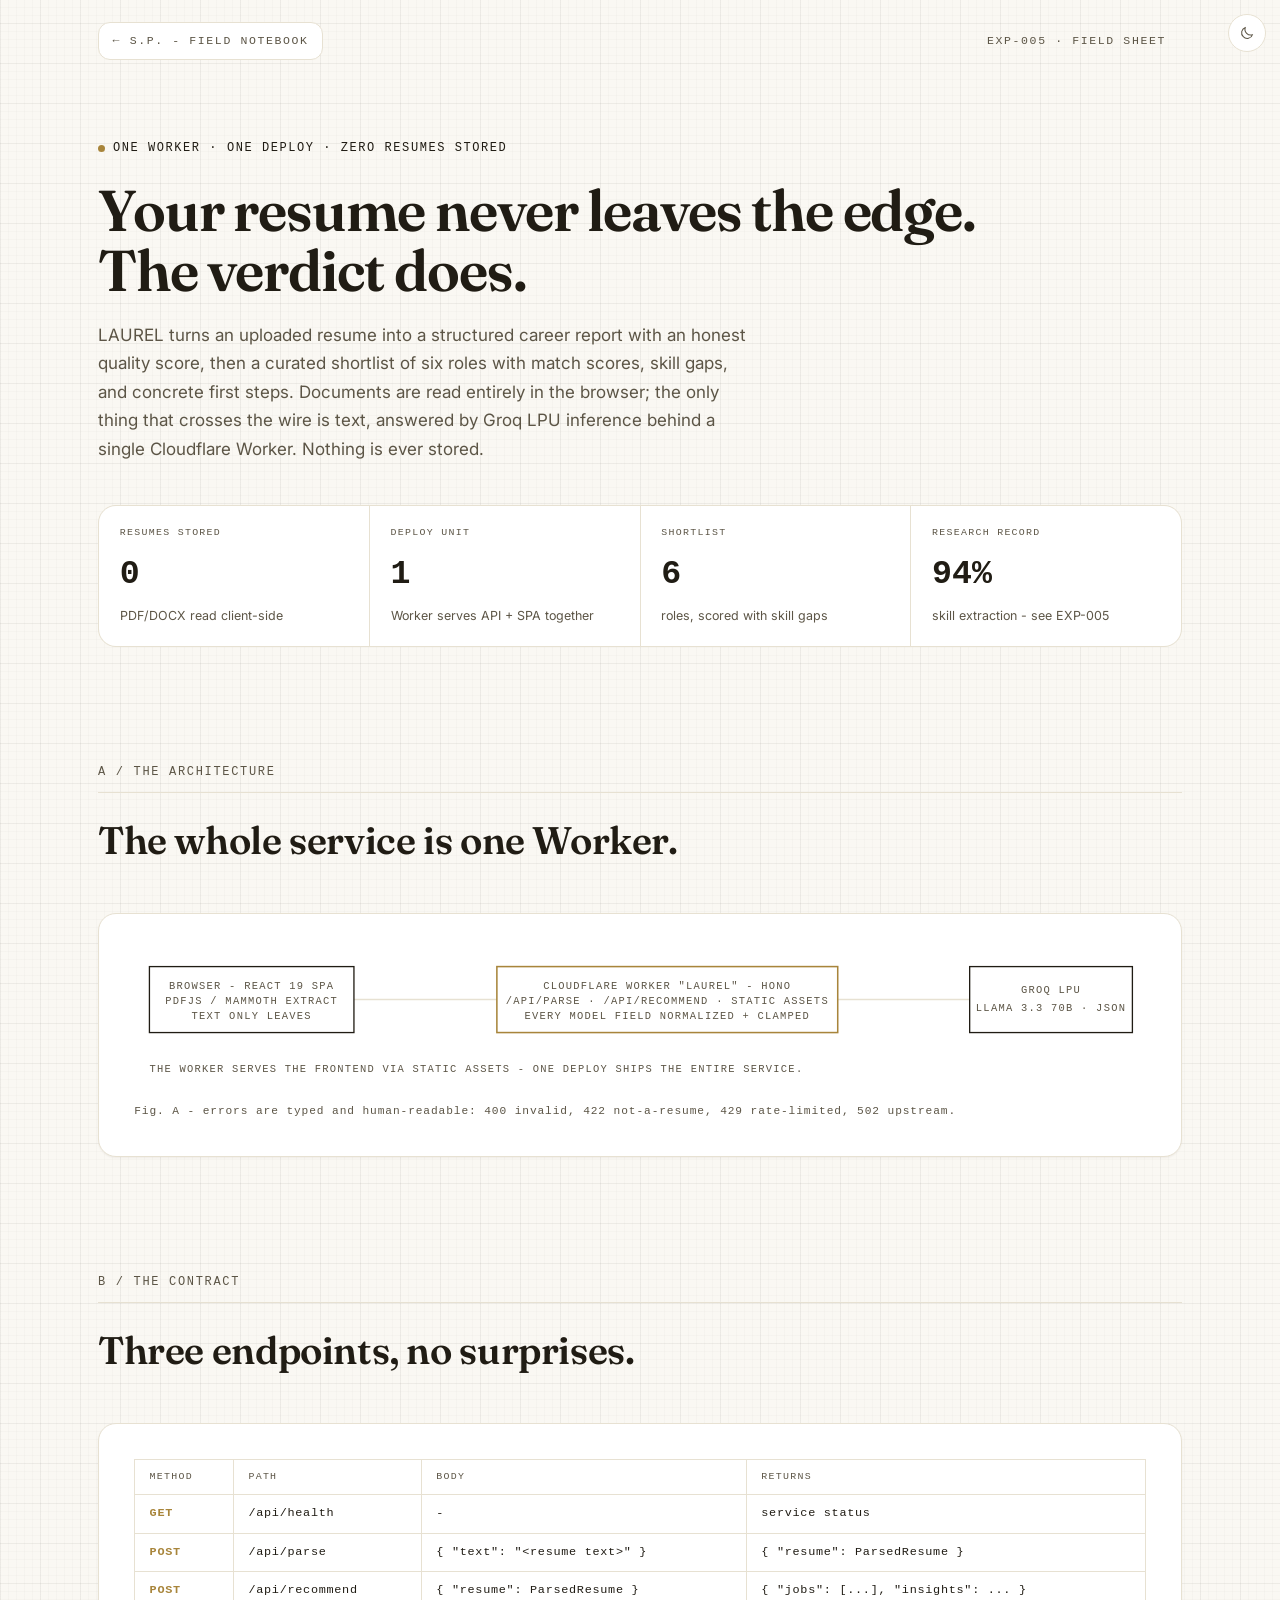
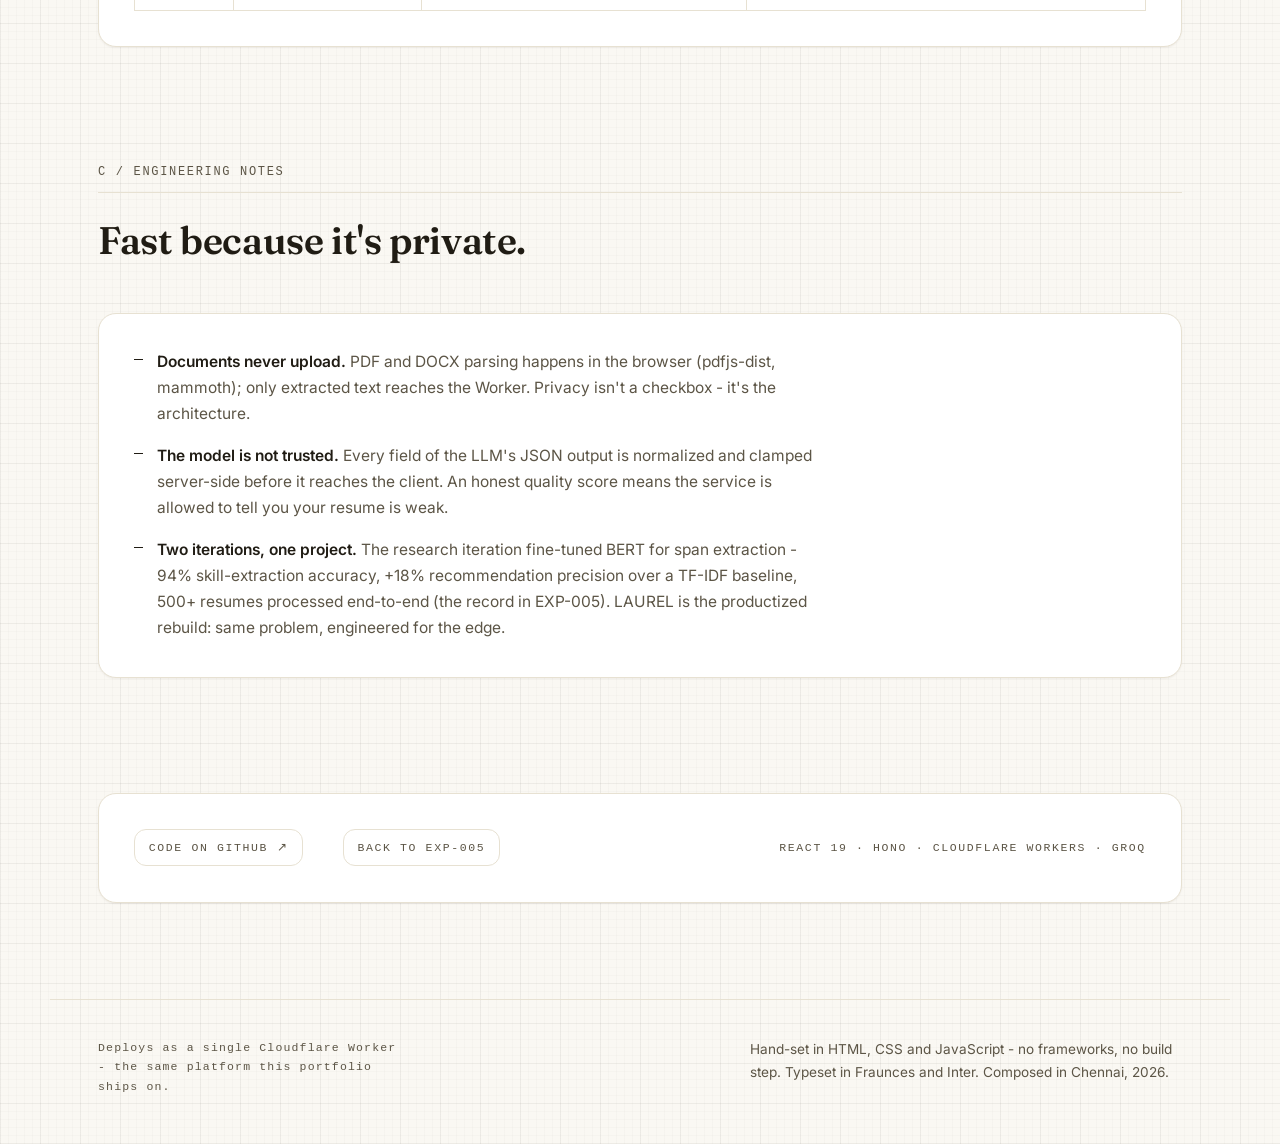
<file: laurel/index.html>
<!DOCTYPE html>
<html lang="en">
<head>
<meta charset="UTF-8">
<meta name="viewport" content="width=device-width, initial-scale=1.0">
<title>LAUREL - Resume Intelligence at the Edge · Sahukari Praveen</title>
<meta name="description" content="Field sheet for EXP-005: LAUREL parses a resume into a structured career report and a curated job shortlist - browser-side document reading, Groq LPU inference behind one Cloudflare Worker, nothing stored.">
<link rel="icon" href="data:image/svg+xml,%3Csvg xmlns='http://www.w3.org/2000/svg' viewBox='0 0 32 32'%3E%3Crect width='32' height='32' fill='%23F7F4EE'/%3E%3Ccircle cx='16' cy='16' r='10' fill='none' stroke='%2316181D' stroke-width='1'/%3E%3Ccircle cx='25' cy='11' r='3.5' fill='%23E0531F'/%3E%3C/svg%3E">
<meta name="theme-color" media="(prefers-color-scheme: light)" content="#F7F4EE">
<meta name="theme-color" media="(prefers-color-scheme: dark)" content="#15171C">
<script>document.documentElement.classList.add('js');</script>
<script src="../theme.js"></script>
<link rel="preconnect" href="https://fonts.googleapis.com">
<link rel="preconnect" href="https://fonts.gstatic.com" crossorigin>
<link href="https://fonts.googleapis.com/css2?family=Fraunces:opsz,wght@9..144,400..700&family=Inter:wght@400..700&display=swap" rel="stylesheet">
<link rel="stylesheet" href="../styles.css">
<style>
  .sh-top { max-width: 1180px; margin: 0 auto; padding: 1.4rem clamp(1.25rem, 4vw, 3rem) 0;
    padding-right: max(4rem, clamp(1.25rem, 4vw, 3rem));
    display: flex; justify-content: space-between; align-items: baseline; gap: 1rem; }
  .sh-back { font-family: var(--mono); font-size: 0.72rem; letter-spacing: 0.14em; color: var(--ink-muted);
    text-decoration: none; border: 1px solid var(--hairline); padding: 0.5rem 0.85rem; background: var(--plate); }
  .sh-back:hover { color: var(--ink); border-color: var(--ink); }
  .sh-tag { font-family: var(--mono); font-size: 0.72rem; letter-spacing: 0.14em; color: var(--ink-muted); }
  .sh-hero { padding-top: clamp(2.5rem, 6vw, 4.5rem) !important; }
  .sh-hero h1 { font-size: clamp(2rem, 4.6vw, 3.6rem); font-family: var(--serif); font-weight: 620; letter-spacing: -0.02em; line-height: 1.05; max-width: 24ch; }
  .sh-hero .sub { max-width: 60ch; color: var(--ink-muted); margin-top: 1.2rem; }
  .sh-result { display: inline-flex; align-items: center; gap: 0.5rem; font-family: var(--mono);
    font-size: 0.75rem; letter-spacing: 0.13em; margin-bottom: 1.4rem; }
  .statrow { display: grid; grid-template-columns: repeat(auto-fit, minmax(170px, 1fr)); gap: 1px;
    background: var(--hairline); border: 1px solid var(--hairline); margin-top: 2.6rem; }
  .stat { background: var(--plate); padding: 1.2rem 1.3rem; }
  .stat .k { font-family: var(--mono); font-size: 0.62rem; letter-spacing: 0.13em; color: var(--ink-muted); }
  .stat .v { font-family: var(--mono); font-variant-numeric: tabular-nums; font-size: clamp(1.5rem, 2.6vw, 2.2rem); font-weight: 600; margin-top: 0.3rem; }
  .stat .n { font-size: 0.78rem; color: var(--ink-muted); margin-top: 0.2rem; }
  .pipefig { padding: clamp(1.4rem,3vw,2.2rem); overflow-x: auto; }
  .pipefig svg { width: 100%; min-width: 620px; height: auto; display: block; }
  .notes { list-style: none; padding: clamp(1.4rem,3vw,2.2rem); }
  .notes li { position: relative; padding-left: 1.4rem; max-width: 68ch; color: var(--ink-muted); font-size: 0.97rem; }
  .notes li + li { margin-top: 1rem; }
  .notes li::before { content: ""; position: absolute; left: 0; top: 0.62em; width: 0.55rem; height: 1.5px; background: var(--ink); }
  .notes .lead { color: var(--ink); font-weight: 600; }
  .endpoints { font-family: var(--mono); font-size: 0.74rem; letter-spacing: 0.06em;
    border-collapse: collapse; width: 100%; }
  .endpoints td, .endpoints th { border: 1px solid var(--hairline); padding: 0.55rem 0.9rem; text-align: left; }
  .endpoints th { font-size: 0.62rem; letter-spacing: 0.13em; color: var(--ink-muted); font-weight: 500; }
  .endpoints .m { color: var(--accent); font-weight: 700; }
  .linkrow { padding: clamp(1.4rem,3vw,2.2rem); display: flex; flex-wrap: wrap; gap: 1rem 2.5rem; align-items: center; }
</style>
</head>
<body>

<button id="theme-toggle" class="theme-toggle" aria-label="Switch theme">
  <svg class="tt-moon" viewBox="0 0 24 24" fill="none" stroke="currentColor" stroke-width="1.6" stroke-linejoin="round" aria-hidden="true"><path d="M20.4 14.5A8.5 8.5 0 0 1 9.5 3.6a8.5 8.5 0 1 0 10.9 10.9z"/></svg>
  <svg class="tt-sun" viewBox="0 0 24 24" fill="none" stroke="currentColor" stroke-width="1.6" stroke-linecap="round" aria-hidden="true"><circle cx="12" cy="12" r="4.2"/><path d="M12 2.5v2.4M12 19.1v2.4M2.5 12h2.4M19.1 12h2.4M4.9 4.9l1.7 1.7M17.4 17.4l1.7 1.7M19.1 4.9l-1.7 1.7M6.6 17.4l-1.7 1.7"/></svg>
</button>

<div class="sh-top">
  <a class="sh-back" href="../">&#8592; S.P. - FIELD NOTEBOOK</a>
  <span class="sh-tag">EXP-005 · FIELD SHEET</span>
</div>

<main>
<section class="sec sh-hero">
  <p class="sh-result"><span class="accent-dot" aria-hidden="true"></span>ONE WORKER · ONE DEPLOY · ZERO RESUMES STORED</p>
  <h1>Your resume never leaves the edge. The verdict does.</h1>
  <p class="sub">LAUREL turns an uploaded resume into a structured career report with an honest quality score, then a curated shortlist of six roles with match scores, skill gaps, and concrete first steps. Documents are read entirely in the browser; the only thing that crosses the wire is text, answered by Groq LPU inference behind a single Cloudflare Worker. Nothing is ever stored.</p>

  <div class="statrow">
    <div class="stat"><div class="k">RESUMES STORED</div><div class="v">0</div><div class="n">PDF/DOCX read client-side</div></div>
    <div class="stat"><div class="k">DEPLOY UNIT</div><div class="v">1</div><div class="n">Worker serves API + SPA together</div></div>
    <div class="stat"><div class="k">SHORTLIST</div><div class="v">6</div><div class="n">roles, scored with skill gaps</div></div>
    <div class="stat"><div class="k">RESEARCH RECORD</div><div class="v">94%</div><div class="n">skill extraction - see EXP-005</div></div>
  </div>
</section>

<section class="sec" aria-labelledby="pipe-h">
  <header class="sec-head">
    <p class="sec-no mono">A / THE ARCHITECTURE</p>
    <h2 class="sec-title" id="pipe-h">The whole service is one Worker.</h2>
  </header>
  <figure class="plate pipefig">
    <svg viewBox="0 0 920 130" aria-label="Architecture: the browser extracts resume text locally, sends it to a Cloudflare Worker that calls the Groq API and also serves the React app itself." role="img">
      <line x1="200" y1="46" x2="330" y2="46" stroke="var(--hairline)" stroke-width="1.4"/>
      <line x1="640" y1="46" x2="760" y2="46" stroke="var(--hairline)" stroke-width="1.4"/>
      <g><rect x="14" y="16" width="186" height="60" fill="var(--plate)" stroke="var(--ink)" stroke-width="1.2"/>
        <text x="107" y="36" text-anchor="middle" class="fig-label">BROWSER - REACT 19 SPA</text>
        <text x="107" y="50" text-anchor="middle" class="fig-label">PDFJS / MAMMOTH EXTRACT</text>
        <text x="107" y="64" text-anchor="middle" class="fig-label">TEXT ONLY LEAVES</text></g>
      <g><rect x="330" y="16" width="310" height="60" fill="var(--plate)" stroke="var(--accent)" stroke-width="1.4"/>
        <text x="485" y="36" text-anchor="middle" class="fig-label">CLOUDFLARE WORKER "LAUREL" - HONO</text>
        <text x="485" y="50" text-anchor="middle" class="fig-label">/API/PARSE · /API/RECOMMEND · STATIC ASSETS</text>
        <text x="485" y="64" text-anchor="middle" class="fig-label">EVERY MODEL FIELD NORMALIZED + CLAMPED</text></g>
      <g><rect x="760" y="16" width="148" height="60" fill="var(--plate)" stroke="var(--ink)" stroke-width="1.2"/>
        <text x="834" y="40" text-anchor="middle" class="fig-label">GROQ LPU</text>
        <text x="834" y="56" text-anchor="middle" class="fig-label">LLAMA 3.3 70B · JSON</text></g>
      <text x="14" y="112" class="fig-label">THE WORKER SERVES THE FRONTEND VIA STATIC ASSETS - ONE DEPLOY SHIPS THE ENTIRE SERVICE.</text>
    </svg>
    <figcaption class="figcap mono">Fig. A - errors are typed and human-readable: 400 invalid, 422 not-a-resume, 429 rate-limited, 502 upstream.</figcaption>
  </figure>
</section>

<section class="sec" aria-labelledby="api-h">
  <header class="sec-head">
    <p class="sec-no mono">B / THE CONTRACT</p>
    <h2 class="sec-title" id="api-h">Three endpoints, no surprises.</h2>
  </header>
  <div class="plate" style="padding: clamp(1.4rem,3vw,2.2rem); overflow-x:auto;">
    <table class="endpoints">
      <tr><th>METHOD</th><th>PATH</th><th>BODY</th><th>RETURNS</th></tr>
      <tr><td class="m">GET</td><td>/api/health</td><td>-</td><td>service status</td></tr>
      <tr><td class="m">POST</td><td>/api/parse</td><td>{ "text": "&lt;resume text&gt;" }</td><td>{ "resume": ParsedResume }</td></tr>
      <tr><td class="m">POST</td><td>/api/recommend</td><td>{ "resume": ParsedResume }</td><td>{ "jobs": [...], "insights": ... }</td></tr>
    </table>
  </div>
</section>

<section class="sec" aria-labelledby="notes-h">
  <header class="sec-head">
    <p class="sec-no mono">C / ENGINEERING NOTES</p>
    <h2 class="sec-title" id="notes-h">Fast because it's private.</h2>
  </header>
  <ul class="plate notes">
    <li><span class="lead">Documents never upload.</span> PDF and DOCX parsing happens in the browser (pdfjs-dist, mammoth); only extracted text reaches the Worker. Privacy isn't a checkbox - it's the architecture.</li>
    <li><span class="lead">The model is not trusted.</span> Every field of the LLM's JSON output is normalized and clamped server-side before it reaches the client. An honest quality score means the service is allowed to tell you your resume is weak.</li>
    <li><span class="lead">Two iterations, one project.</span> The research iteration fine-tuned BERT for span extraction - 94% skill-extraction accuracy, +18% recommendation precision over a TF-IDF baseline, 500+ resumes processed end-to-end (the record in EXP-005). LAUREL is the productized rebuild: same problem, engineered for the edge.</li>
  </ul>
</section>

<section class="sec">
  <div class="plate linkrow">
    <a class="sh-back" href="https://github.com/soy-praveen" target="_blank" rel="noopener">CODE ON GITHUB &#8599;</a>
    <a class="sh-back" href="../#exp-005">BACK TO EXP-005</a>
    <span class="sh-tag" style="margin-left:auto">REACT 19 · HONO · CLOUDFLARE WORKERS · GROQ</span>
  </div>
</section>
</main>

<footer class="foot">
  <p class="foot-tick mono">Deploys as a single Cloudflare Worker - the same platform this portfolio ships on.</p>
  <p class="colophon">Hand-set in HTML, CSS and JavaScript - no frameworks, no build step. Typeset in Fraunces and Inter. Composed in Chennai, 2026.</p>
</footer>
</body>
</html>
</file>
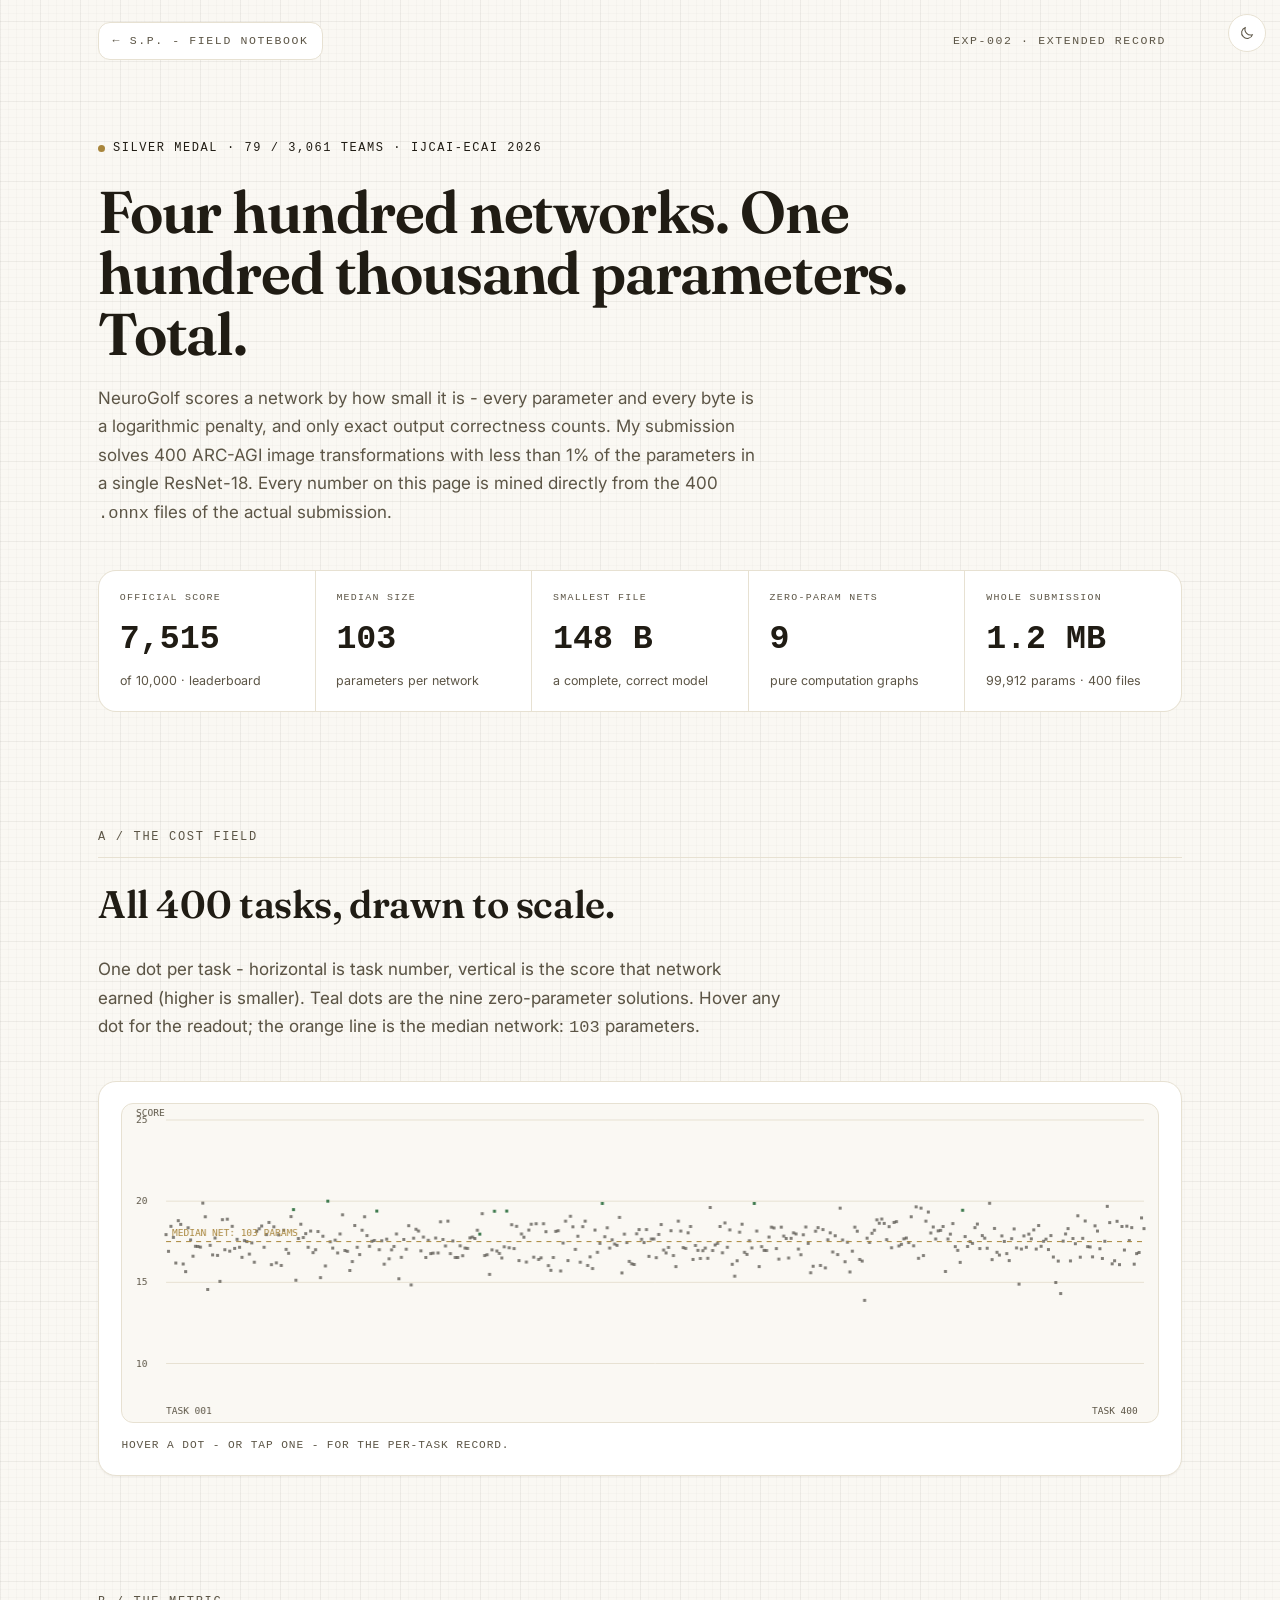
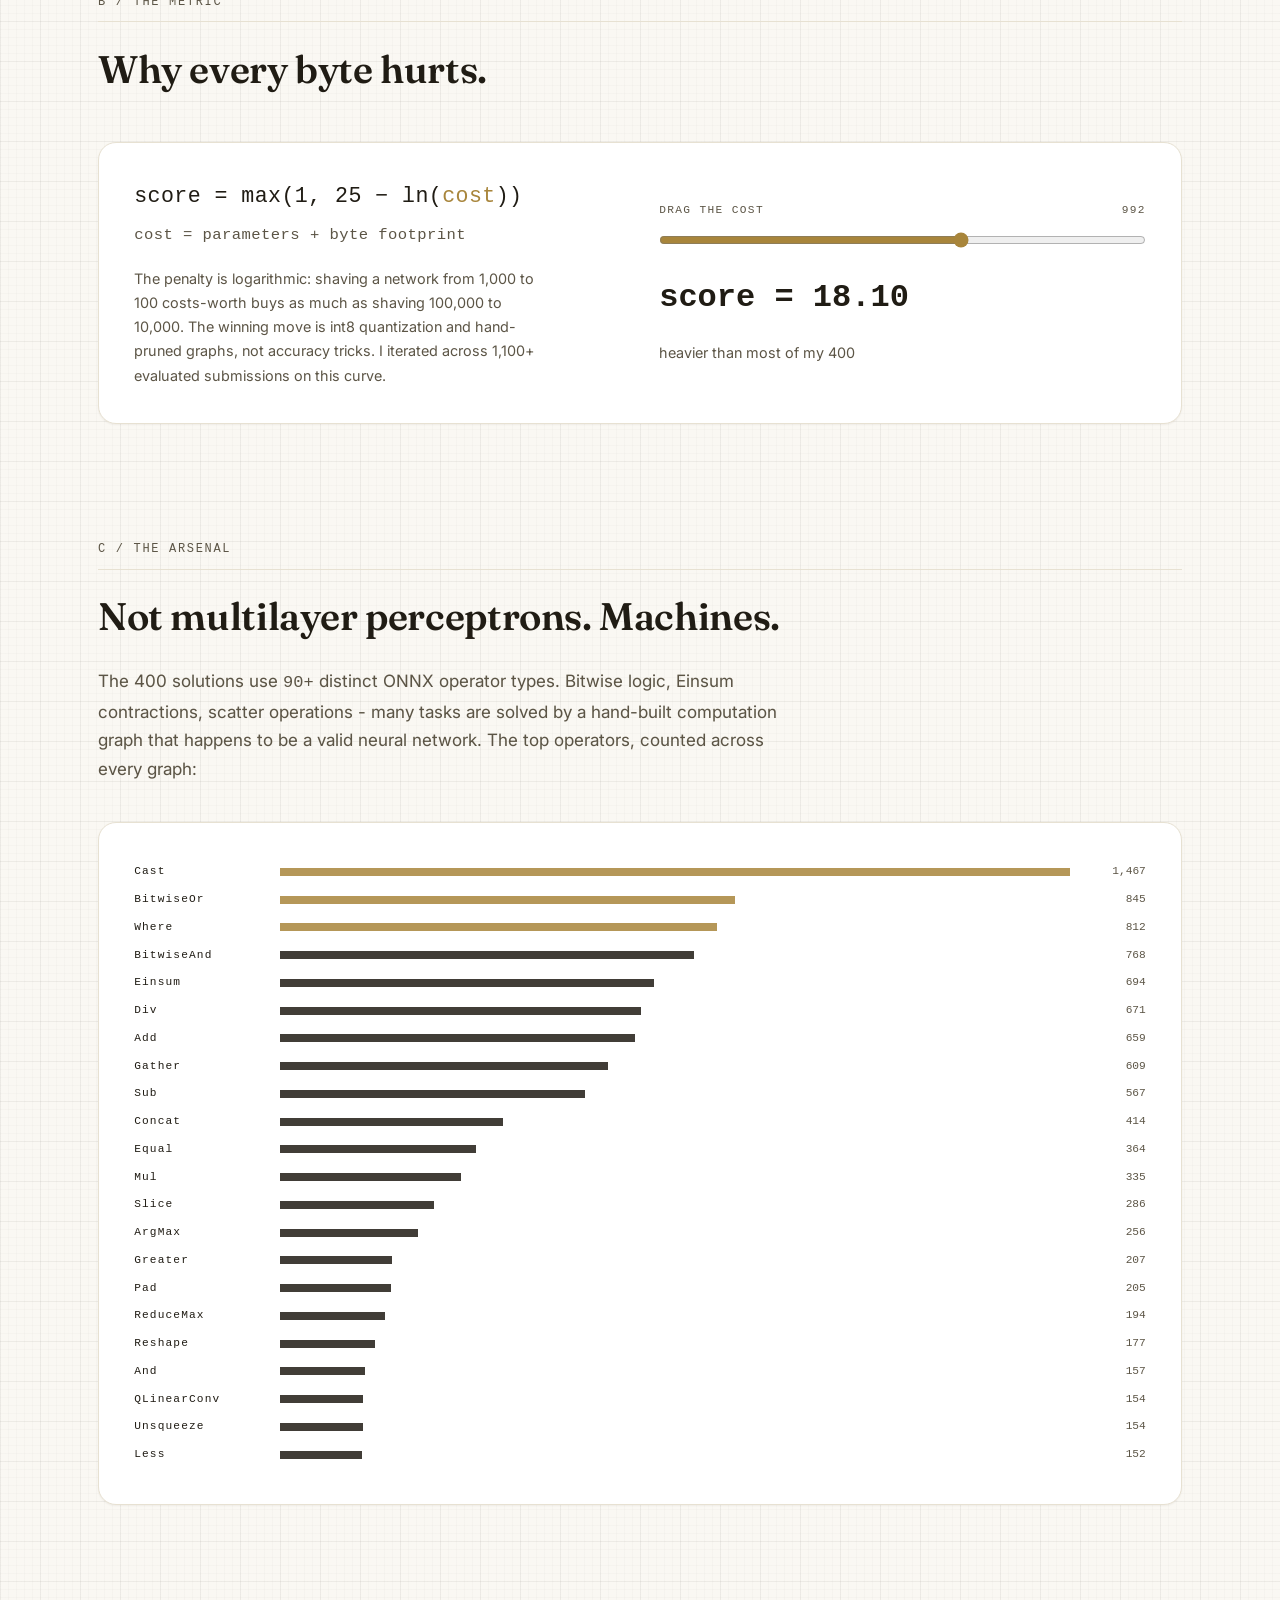
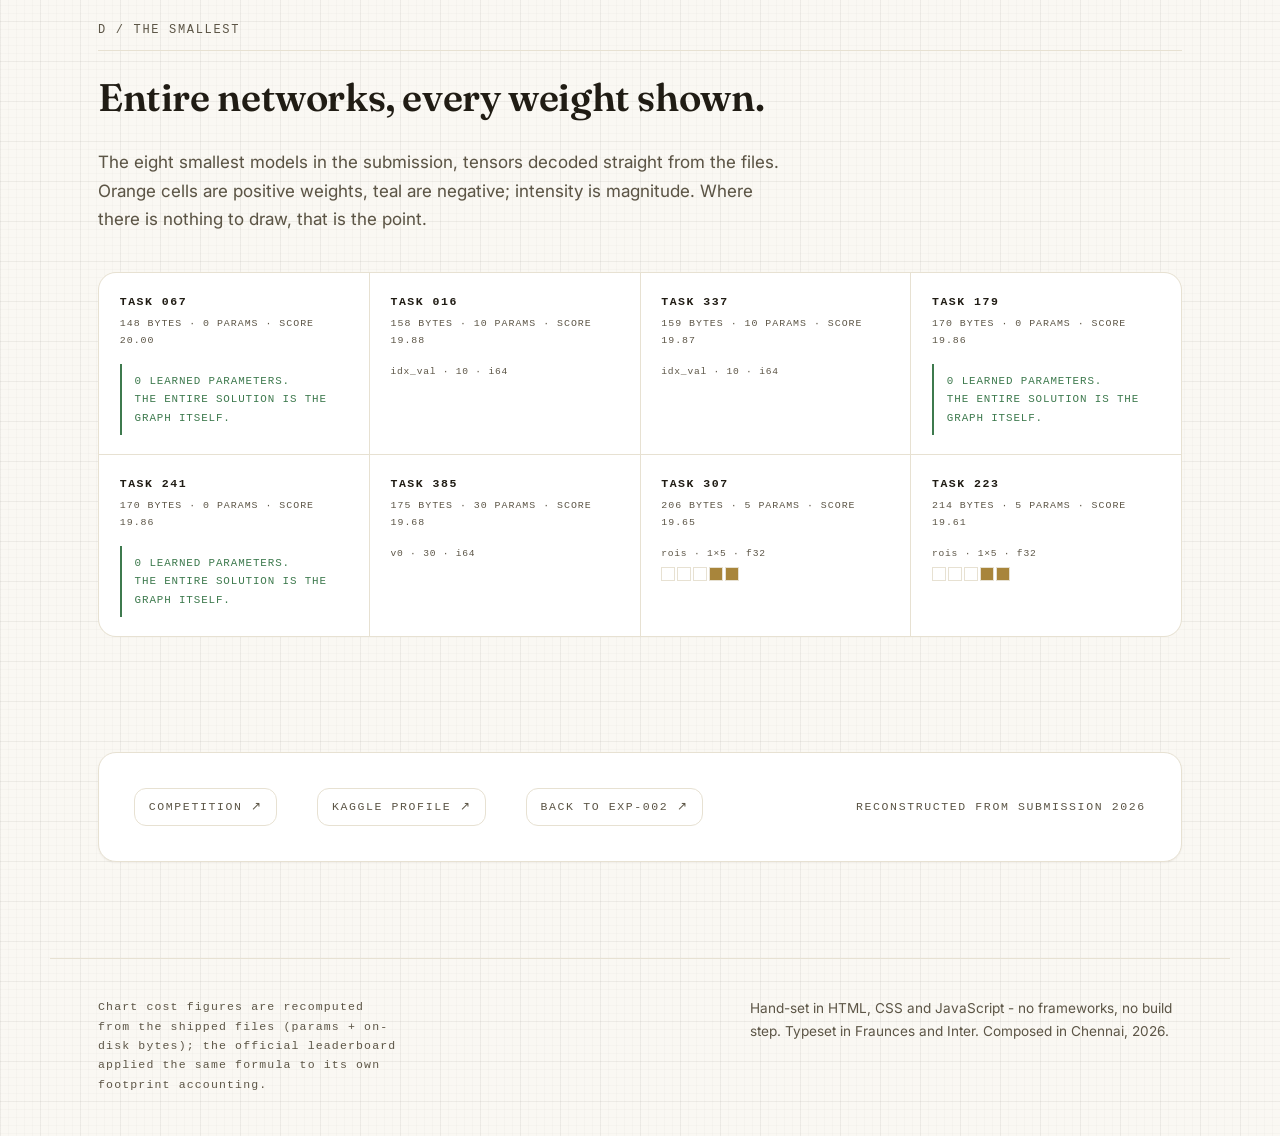
<file: neurogolf/index.html>
<!DOCTYPE html>
<html lang="en">
<head>
<meta charset="UTF-8">
<meta name="viewport" content="width=device-width, initial-scale=1.0">
<title>NeuroGolf - 400 Networks · Sahukari Praveen</title>
<meta name="description" content="Extended record of EXP-002: 400 task-specific ONNX networks for ARC-AGI, median 103 parameters, Silver Medal at IJCAI-ECAI 2026 NeuroGolf. Every number on this page is mined from the actual submission files.">
<link rel="icon" href="data:image/svg+xml,%3Csvg xmlns='http://www.w3.org/2000/svg' viewBox='0 0 32 32'%3E%3Crect width='32' height='32' fill='%23F7F4EE'/%3E%3Ccircle cx='16' cy='16' r='10' fill='none' stroke='%2316181D' stroke-width='1'/%3E%3Ccircle cx='25' cy='11' r='3.5' fill='%23E0531F'/%3E%3C/svg%3E">
<meta name="theme-color" media="(prefers-color-scheme: light)" content="#F7F4EE">
<meta name="theme-color" media="(prefers-color-scheme: dark)" content="#15171C">
<script>document.documentElement.classList.add('js');</script>
<script src="../theme.js"></script>
<link rel="preconnect" href="https://fonts.googleapis.com">
<link rel="preconnect" href="https://fonts.gstatic.com" crossorigin>
<link href="https://fonts.googleapis.com/css2?family=Fraunces:opsz,wght@9..144,400..700&family=Inter:wght@400..700&display=swap" rel="stylesheet">
<link rel="stylesheet" href="../styles.css">
<style>
  .ng-top {
    max-width: 1180px; margin: 0 auto;
    padding: 1.4rem clamp(1.25rem, 4vw, 3rem) 0;
    padding-right: max(4rem, clamp(1.25rem, 4vw, 3rem));
    display: flex; justify-content: space-between; align-items: baseline; gap: 1rem;
  }
  .ng-back {
    font-family: var(--mono); font-size: 0.72rem; letter-spacing: 0.14em;
    color: var(--ink-muted); text-decoration: none;
    border: 1px solid var(--hairline); padding: 0.5rem 0.85rem; background: var(--plate);
  }
  .ng-back:hover { color: var(--ink); border-color: var(--ink); }
  .ng-tag { font-family: var(--mono); font-size: 0.72rem; letter-spacing: 0.14em; color: var(--ink-muted); }
  .ng-hero { padding-top: clamp(2.5rem, 6vw, 4.5rem) !important; }
  .ng-hero h1 {
    font-size: clamp(2rem, 4.6vw, 3.8rem); font-family: var(--serif); font-weight: 620;
    letter-spacing: -0.02em; line-height: 1.04; max-width: 22ch;
  }
  .ng-hero .sub { max-width: 60ch; color: var(--ink-muted); margin-top: 1.2rem; }
  .ng-result {
    display: inline-flex; align-items: center; gap: 0.5rem;
    font-family: var(--mono); font-size: 0.75rem; letter-spacing: 0.13em;
    margin-bottom: 1.4rem; color: var(--ink);
  }
  .statrow {
    display: grid; grid-template-columns: repeat(auto-fit, minmax(170px, 1fr));
    gap: 1px; background: var(--hairline); border: 1px solid var(--hairline);
    margin-top: 2.6rem;
  }
  .stat { background: var(--plate); padding: 1.2rem 1.3rem; }
  .stat .k { font-family: var(--mono); font-size: 0.62rem; letter-spacing: 0.13em; color: var(--ink-muted); }
  .stat .v { font-family: var(--mono); font-variant-numeric: tabular-nums; font-size: clamp(1.5rem, 2.6vw, 2.2rem); font-weight: 600; margin-top: 0.3rem; }
  .stat .n { font-size: 0.78rem; color: var(--ink-muted); margin-top: 0.2rem; }
  .fieldwrap { position: relative; }
  #field { display: block; width: 100%; height: 320px; background: var(--paper); border: 1px solid var(--hairline); cursor: crosshair; }
  .tip {
    position: absolute; pointer-events: none; display: none;
    background: var(--ink); color: var(--paper);
    font-family: var(--mono); font-size: 0.66rem; letter-spacing: 0.06em; line-height: 1.7;
    padding: 0.5rem 0.7rem; white-space: nowrap; z-index: 5;
  }
  .detail {
    font-family: var(--mono); font-size: 0.7rem; letter-spacing: 0.08em;
    color: var(--ink-muted); margin-top: 0.8rem; min-height: 1.4em;
  }
  .metricbox { display: grid; grid-template-columns: minmax(0,1fr) minmax(0,1fr); gap: clamp(1.5rem,3vw,3rem); padding: clamp(1.4rem,3vw,2.2rem); align-items: center; }
  .formula { font-family: var(--mono); font-size: clamp(1rem, 2vw, 1.35rem); letter-spacing: 0.02em; }
  .formula .hl { color: var(--accent); }
  .metric-note { font-size: 0.9rem; color: var(--ink-muted); margin-top: 1rem; max-width: 46ch; }
  .costlab { font-family: var(--mono); font-size: 0.7rem; letter-spacing: 0.12em; color: var(--ink-muted); display: flex; justify-content: space-between; margin-bottom: 0.5rem; }
  .costout { font-family: var(--mono); font-variant-numeric: tabular-nums; font-size: 2rem; font-weight: 600; margin-top: 0.9rem; }
  input[type=range] { width: 100%; accent-color: var(--accent); }
  .opsgrid { padding: clamp(1.4rem,3vw,2.2rem); }
  .oprow { display: grid; grid-template-columns: 130px 1fr 60px; gap: 1rem; align-items: center; padding: 0.28rem 0; }
  .oprow .nm { font-family: var(--mono); font-size: 0.7rem; letter-spacing: 0.1em; }
  .oprow .bar { height: 8px; background: var(--ink); opacity: 0.85; min-width: 2px; }
  .oprow:nth-child(-n+3) .bar { background: var(--accent); }
  .oprow .ct { font-family: var(--mono); font-variant-numeric: tabular-nums; font-size: 0.7rem; color: var(--ink-muted); text-align: right; }
  .tinygrid { display: grid; grid-template-columns: repeat(auto-fill, minmax(250px, 1fr)); gap: 1px; background: var(--hairline); border: 1px solid var(--hairline); }
  .tiny { background: var(--plate); padding: 1.2rem 1.3rem; }
  .tiny h3 { font-family: var(--mono); font-size: 0.72rem; letter-spacing: 0.13em; font-weight: 700; }
  .tiny .meta { font-family: var(--mono); font-size: 0.62rem; letter-spacing: 0.1em; color: var(--ink-muted); margin: 0.3rem 0 0.9rem; }
  .tensor { margin-top: 0.7rem; }
  .tensor .tname { font-family: var(--mono); font-size: 0.6rem; letter-spacing: 0.08em; color: var(--ink-muted); margin-bottom: 0.3rem; overflow: hidden; text-overflow: ellipsis; white-space: nowrap; }
  .wcells { display: flex; flex-wrap: wrap; gap: 2px; }
  .wc { width: 14px; height: 14px; border: 1px solid var(--hairline); }
  .puregraph { font-family: var(--mono); font-size: 0.68rem; letter-spacing: 0.08em; color: var(--data2); border-left: 2px solid var(--data2); padding: 0.5rem 0.8rem; margin-top: 0.6rem; }
  .ng-foot { text-align: left; }
  @media (max-width: 760px) { .metricbox { grid-template-columns: 1fr; } .oprow { grid-template-columns: 96px 1fr 52px; } }
</style>
</head>
<body>

<button id="theme-toggle" class="theme-toggle" aria-label="Switch theme">
  <svg class="tt-moon" viewBox="0 0 24 24" fill="none" stroke="currentColor" stroke-width="1.6" stroke-linejoin="round" aria-hidden="true"><path d="M20.4 14.5A8.5 8.5 0 0 1 9.5 3.6a8.5 8.5 0 1 0 10.9 10.9z"/></svg>
  <svg class="tt-sun" viewBox="0 0 24 24" fill="none" stroke="currentColor" stroke-width="1.6" stroke-linecap="round" aria-hidden="true"><circle cx="12" cy="12" r="4.2"/><path d="M12 2.5v2.4M12 19.1v2.4M2.5 12h2.4M19.1 12h2.4M4.9 4.9l1.7 1.7M17.4 17.4l1.7 1.7M19.1 4.9l-1.7 1.7M6.6 17.4l-1.7 1.7"/></svg>
</button>

<div class="ng-top">
  <a class="ng-back" href="../">&#8592; S.P. - FIELD NOTEBOOK</a>
  <span class="ng-tag">EXP-002 · EXTENDED RECORD</span>
</div>

<main>
<section class="sec ng-hero">
  <p class="ng-result"><span class="accent-dot" aria-hidden="true"></span>SILVER MEDAL · 79 / 3,061 TEAMS · IJCAI-ECAI 2026</p>
  <h1>Four hundred networks. One hundred thousand parameters. Total.</h1>
  <p class="sub">NeuroGolf scores a network by how small it is - every parameter and every byte is a logarithmic penalty, and only exact output correctness counts. My submission solves 400 ARC-AGI image transformations with less than 1% of the parameters in a single ResNet-18. Every number on this page is mined directly from the 400 <span class="mono num">.onnx</span> files of the actual submission.</p>

  <div class="statrow">
    <div class="stat"><div class="k">OFFICIAL SCORE</div><div class="v">7,515</div><div class="n">of 10,000 · leaderboard</div></div>
    <div class="stat"><div class="k">MEDIAN SIZE</div><div class="v">103</div><div class="n">parameters per network</div></div>
    <div class="stat"><div class="k">SMALLEST FILE</div><div class="v">148 B</div><div class="n">a complete, correct model</div></div>
    <div class="stat"><div class="k">ZERO-PARAM NETS</div><div class="v">9</div><div class="n">pure computation graphs</div></div>
    <div class="stat"><div class="k">WHOLE SUBMISSION</div><div class="v">1.2 MB</div><div class="n">99,912 params · 400 files</div></div>
  </div>
</section>

<section class="sec" aria-labelledby="field-h">
  <header class="sec-head">
    <p class="sec-no mono">A / THE COST FIELD</p>
    <h2 class="sec-title" id="field-h">All 400 tasks, drawn to scale.</h2>
  </header>
  <p class="sec-note">One dot per task - horizontal is task number, vertical is the score that network earned (higher is smaller). Teal dots are the nine zero-parameter solutions. Hover any dot for the readout; the orange line is the median network: <span class="mono num">103</span> parameters.</p>
  <div class="plate" style="padding: 1.3rem 1.4rem;">
    <div class="fieldwrap">
      <canvas id="field" aria-label="Scatter chart of all 400 task networks by score. Most cluster near the top of the scale; nine zero-parameter graphs are highlighted in teal." role="img"></canvas>
      <div class="tip" id="tip"></div>
    </div>
    <p class="detail" id="detail">HOVER A DOT - OR TAP ONE - FOR THE PER-TASK RECORD.</p>
  </div>
</section>

<section class="sec" aria-labelledby="metric-h">
  <header class="sec-head">
    <p class="sec-no mono">B / THE METRIC</p>
    <h2 class="sec-title" id="metric-h">Why every byte hurts.</h2>
  </header>
  <div class="plate metricbox">
    <div>
      <p class="formula">score = max(1, 25 &minus; ln(<span class="hl">cost</span>))<br>
      <span style="font-size:0.72em; color:var(--ink-muted)">cost = parameters + byte footprint</span></p>
      <p class="metric-note">The penalty is logarithmic: shaving a network from 1,000 to 100 costs-worth buys as much as shaving 100,000 to 10,000. The winning move is int8 quantization and hand-pruned graphs, not accuracy tricks. I iterated across 1,100+ evaluated submissions on this curve.</p>
    </div>
    <div>
      <div class="costlab"><span>DRAG THE COST</span><span id="costval">1,000</span></div>
      <input type="range" id="cost" min="2" max="1105" value="690" aria-label="Network cost in parameters plus bytes">
      <div class="costout" id="scoreout">score = 18.09</div>
      <p class="metric-note" id="costnote">a typical network in this submission</p>
    </div>
  </div>
</section>

<section class="sec" aria-labelledby="ops-h">
  <header class="sec-head">
    <p class="sec-no mono">C / THE ARSENAL</p>
    <h2 class="sec-title" id="ops-h">Not multilayer perceptrons. Machines.</h2>
  </header>
  <p class="sec-note">The 400 solutions use <span class="mono num">90+</span> distinct ONNX operator types. Bitwise logic, Einsum contractions, scatter operations - many tasks are solved by a hand-built computation graph that happens to be a valid neural network. The top operators, counted across every graph:</p>
  <div class="plate opsgrid" id="ops"></div>
</section>

<section class="sec" aria-labelledby="tiny-h">
  <header class="sec-head">
    <p class="sec-no mono">D / THE SMALLEST</p>
    <h2 class="sec-title" id="tiny-h">Entire networks, every weight shown.</h2>
  </header>
  <p class="sec-note">The eight smallest models in the submission, tensors decoded straight from the files. Orange cells are positive weights, teal are negative; intensity is magnitude. Where there is nothing to draw, that is the point.</p>
  <div class="tinygrid" id="tiny"></div>
</section>

<section class="sec">
  <div class="plate" style="padding: clamp(1.4rem,3vw,2.2rem); display:flex; flex-wrap:wrap; gap:1rem 2.5rem; align-items:center;">
    <a class="ng-back" href="https://www.kaggle.com/competitions/neurogolf-2026" target="_blank" rel="noopener">COMPETITION &#8599;</a>
    <a class="ng-back" href="https://www.kaggle.com/praveensahukari" target="_blank" rel="noopener">KAGGLE PROFILE &#8599;</a>
    <a class="ng-back" href="../#exp-002">BACK TO EXP-002 &#8599;</a>
    <span class="ng-tag" style="margin-left:auto">RECONSTRUCTED FROM SUBMISSION 2026</span>
  </div>
</section>
</main>

<footer class="foot ng-foot">
  <p class="foot-tick mono">Chart cost figures are recomputed from the shipped files (params + on-disk bytes); the official leaderboard applied the same formula to its own footprint accounting.</p>
  <p class="colophon">Hand-set in HTML, CSS and JavaScript - no frameworks, no build step. Typeset in Fraunces and Inter. Composed in Chennai, 2026.</p>
</footer>

<script src="data.js"></script>
<script>
(function () {
  'use strict';
  var D = window.NG;
  if (!D) return;
  var INK, ACCENT, TEAL, MUTED, HAIR;
  function refreshNgPalette() {
    var cs = getComputedStyle(document.documentElement);
    var v = function (n, fb) { var x = cs.getPropertyValue(n).trim(); return x || fb; };
    INK = v('--ink', '#16181D'); ACCENT = v('--accent', '#E0531F');
    TEAL = v('--data2', '#1F6F6B'); MUTED = v('--ink-muted', '#4A5160');
    HAIR = v('--hairline', '#D8D2C4');
  }
  refreshNgPalette();

  /* ---------------- cost field ---------------- */
  var canvas = document.getElementById('field');
  var tip = document.getElementById('tip');
  var detail = document.getElementById('detail');
  var ctx = canvas.getContext('2d');
  var pts = [];
  function draw() {
    var dpr = Math.min(window.devicePixelRatio || 1, 2);
    var W = canvas.clientWidth, H = canvas.clientHeight;
    canvas.width = W * dpr; canvas.height = H * dpr;
    ctx.setTransform(dpr, 0, 0, dpr, 0, 0);
    ctx.clearRect(0, 0, W, H);
    var padL = 44, padR = 14, padT = 16, padB = 26;
    var yMin = 8, yMax = 25;                    // score axis
    function sx(id) { return padL + (id - 1) / 399 * (W - padL - padR); }
    function sy(s) { return padT + (yMax - Math.max(yMin, s)) / (yMax - yMin) * (H - padT - padB); }
    // gridlines
    ctx.font = '9.5px ui-monospace, Consolas, monospace';
    ctx.fillStyle = MUTED; ctx.strokeStyle = HAIR; ctx.lineWidth = 1;
    [10, 15, 20, 25].forEach(function (s) {
      ctx.beginPath(); ctx.moveTo(padL, sy(s)); ctx.lineTo(W - padR, sy(s)); ctx.stroke();
      ctx.fillText(String(s), 14, sy(s) + 3);
    });
    ctx.fillText('SCORE', 14, padT - 4);
    ctx.fillText('TASK 001', padL, H - 8);
    ctx.fillText('TASK 400', W - padR - 52, H - 8);
    // median param line label
    pts = [];
    D.rows.forEach(function (r) {
      var x = sx(r[0]), y = sy(r[3]);
      ctx.fillStyle = r[2] === 0 ? TEAL : INK;
      ctx.globalAlpha = r[2] === 0 ? 1 : 0.55;
      ctx.fillRect(x - 1.5, y - 1.5, 3, 3);
      pts.push({ x: x, y: y, r: r });
    });
    ctx.globalAlpha = 1;
    // median marker: median score of the field
    var scores = D.rows.map(function (r) { return r[3]; }).sort(function (a, b) { return a - b; });
    var med = scores[Math.floor(scores.length / 2)];
    ctx.strokeStyle = ACCENT; ctx.setLineDash([5, 5]);
    ctx.beginPath(); ctx.moveTo(padL, sy(med)); ctx.lineTo(W - padR, sy(med)); ctx.stroke();
    ctx.setLineDash([]);
    ctx.fillStyle = ACCENT;
    ctx.fillText('MEDIAN NET: 103 PARAMS', padL + 6, sy(med) - 6);
  }
  function nearest(mx, my) {
    var best = null, bd = 12;
    for (var i = 0; i < pts.length; i++) {
      var d = Math.hypot(pts[i].x - mx, pts[i].y - my);
      if (d < bd) { bd = d; best = pts[i]; }
    }
    return best;
  }
  function fmt(r) {
    return 'TASK ' + String(r[0]).padStart(3, '0') + ' · ' + r[2].toLocaleString('en-US') +
      ' PARAMS · ' + r[1].toLocaleString('en-US') + ' B · SCORE ' + r[3].toFixed(2) +
      ' · TOP OP: ' + r[4].toUpperCase() + ' · DTYPES: ' + (r[6] || 'none').toUpperCase();
  }
  canvas.addEventListener('mousemove', function (e) {
    var rect = canvas.getBoundingClientRect();
    var hit = nearest(e.clientX - rect.left, e.clientY - rect.top);
    if (hit) {
      tip.style.display = 'block';
      tip.style.left = Math.min(rect.width - 220, Math.max(0, hit.x + 10)) + 'px';
      tip.style.top = (hit.y - 40) + 'px';
      tip.textContent = 'TASK ' + String(hit.r[0]).padStart(3, '0') + ' · ' + hit.r[2] + 'p · ' + hit.r[1] + 'B · ' + hit.r[3].toFixed(1);
    } else tip.style.display = 'none';
  });
  canvas.addEventListener('mouseleave', function () { tip.style.display = 'none'; });
  canvas.addEventListener('click', function (e) {
    var rect = canvas.getBoundingClientRect();
    var hit = nearest(e.clientX - rect.left, e.clientY - rect.top);
    if (hit) detail.textContent = fmt(hit.r);
  });
  draw();
  window.addEventListener('orrerytheme', function () { refreshNgPalette(); draw(); });
  var rt; window.addEventListener('resize', function () { clearTimeout(rt); rt = setTimeout(draw, 150); });

  /* ---------------- metric slider ---------------- */
  var slider = document.getElementById('cost');
  var costval = document.getElementById('costval');
  var scoreout = document.getElementById('scoreout');
  var costnote = document.getElementById('costnote');
  function costFromSlider(v) { return Math.round(Math.exp(v / 100)); }   // log scale 2..1105 -> e^.02..e^11
  function upd() {
    var c = costFromSlider(+slider.value);
    var s = Math.max(1, 25 - Math.log(c));
    costval.textContent = c.toLocaleString('en-US');
    scoreout.textContent = 'score = ' + s.toFixed(2);
    costnote.textContent =
      c < 200 ? 'smaller than my smallest file (148 B)' :
      c < 900 ? 'a typical network in this submission' :
      c < 20000 ? 'heavier than most of my 400' :
      'a "small" model by normal standards - and a losing one here';
  }
  slider.addEventListener('input', upd);
  upd();

  /* ---------------- ops bars ---------------- */
  var ops = document.getElementById('ops');
  var max = D.topOps[0][1];
  D.topOps.forEach(function (o) {
    var row = document.createElement('div');
    row.className = 'oprow';
    row.innerHTML = '<span class="nm">' + o[0] + '</span>' +
      '<span class="bar" style="width:' + (o[1] / max * 100) + '%"></span>' +
      '<span class="ct">' + o[1].toLocaleString('en-US') + '</span>';
    ops.appendChild(row);
  });

  /* ---------------- smallest nets ---------------- */
  var tiny = document.getElementById('tiny');
  var ids = Object.keys(D.featured).map(Number).sort(function (a, b) {
    var ba = D.rows.find(function (r) { return r[0] === a; })[1];
    var bb = D.rows.find(function (r) { return r[0] === b; })[1];
    return ba - bb;
  });
  ids.forEach(function (id) {
    var row = D.rows.find(function (r) { return r[0] === id; });
    var card = document.createElement('div');
    card.className = 'tiny';
    var h = '<h3>TASK ' + String(id).padStart(3, '0') + '</h3>' +
      '<p class="meta">' + row[1] + ' BYTES · ' + row[2] + ' PARAMS · SCORE ' + row[3].toFixed(2) + '</p>';
    var tensors = D.featured[id];
    if (!tensors.length) {
      h += '<p class="puregraph">0 LEARNED PARAMETERS.<br>THE ENTIRE SOLUTION IS THE GRAPH ITSELF.</p>';
    }
    card.innerHTML = h;
    tensors.forEach(function (t) {
      var div = document.createElement('div');
      div.className = 'tensor';
      var nm = document.createElement('p');
      nm.className = 'tname';
      nm.textContent = (t.name || 'tensor') + ' · ' + (t.dims.join('×') || 'scalar') + ' · ' + t.dtype;
      div.appendChild(nm);
      var wc = document.createElement('div');
      wc.className = 'wcells';
      var mx = Math.max.apply(null, t.weights.map(Math.abs).concat([1e-9]));
      t.weights.forEach(function (w) {
        var c = document.createElement('span');
        c.className = 'wc';
        var a = Math.min(1, Math.abs(w) / mx);
        var pct = Math.round((0.15 + a * 0.85) * 100);
        c.style.background = w > 0 ? 'color-mix(in srgb, var(--accent) ' + pct + '%, transparent)'
                           : w < 0 ? 'color-mix(in srgb, var(--data2) ' + pct + '%, transparent)' : 'transparent';
        c.title = String(w);
        wc.appendChild(c);
      });
      div.appendChild(wc);
      card.appendChild(div);
    });
    tiny.appendChild(card);
  });
})();
</script>
</body>
</html>
</file>
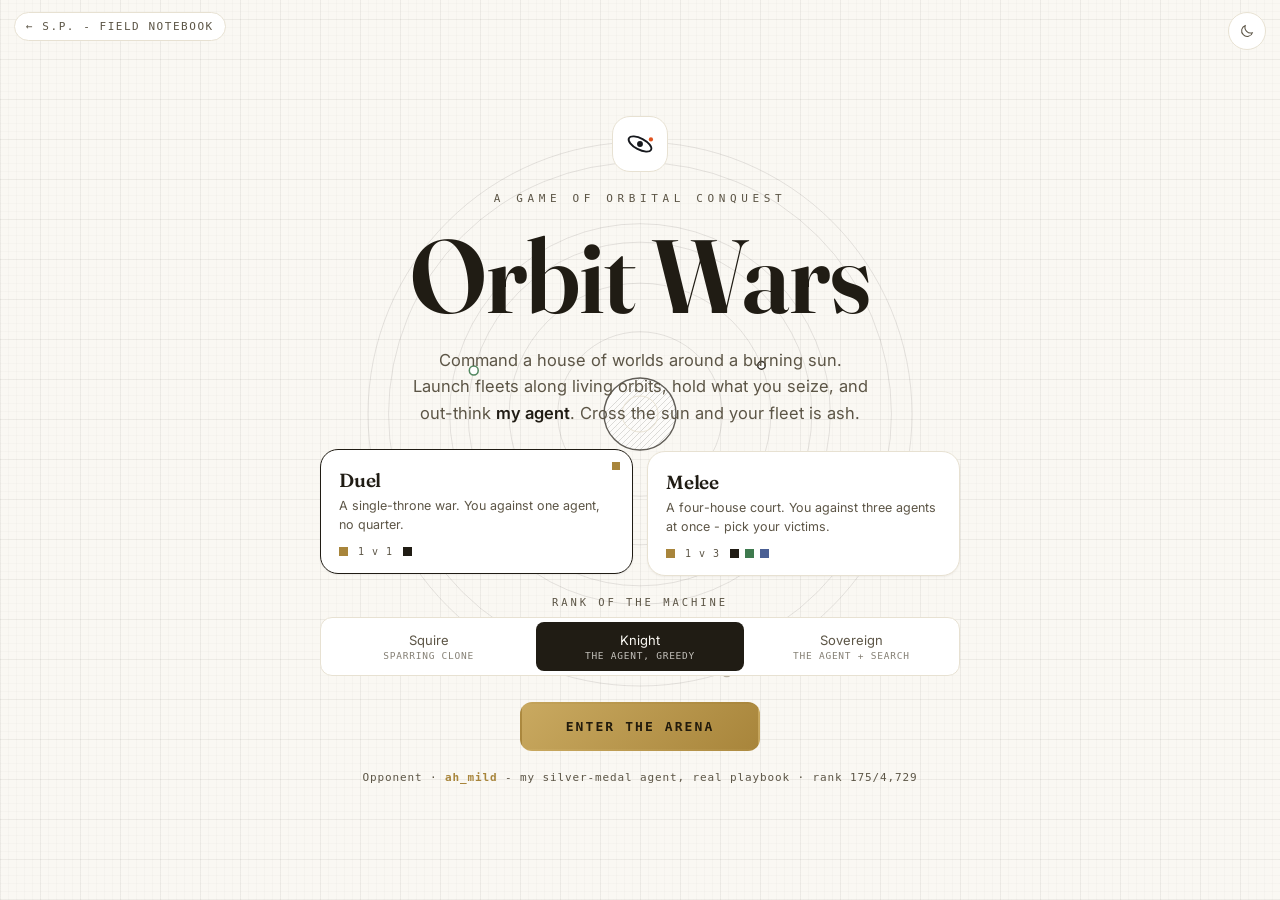
<file: orbit-wars/index.html>
<!doctype html>
<html lang="en">
<head>
<meta charset="utf-8" />
<meta name="viewport" content="width=device-width, initial-scale=1, viewport-fit=cover" />
<title>Orbit Wars - Play Against My Agent</title>
<link rel="preconnect" href="https://fonts.googleapis.com">
<link rel="preconnect" href="https://fonts.gstatic.com" crossorigin>
<link href="https://fonts.googleapis.com/css2?family=Fraunces:opsz,wght@9..144,400..700&family=Inter:wght@400..700&display=swap" rel="stylesheet">
<meta name="description" content="A gilded orrery of orbital conquest. Duel my agent 1v1, or take on three at once." />
<link rel="icon" href="data:image/svg+xml,%3Csvg xmlns='http://www.w3.org/2000/svg' viewBox='0 0 32 32'%3E%3Crect width='32' height='32' fill='%23F7F4EE'/%3E%3Ccircle cx='16' cy='16' r='10' fill='none' stroke='%2316181D' stroke-width='1'/%3E%3Ccircle cx='25' cy='11' r='3.5' fill='%23E0531F'/%3E%3C/svg%3E" />
<meta name="theme-color" media="(prefers-color-scheme: light)" content="#F7F4EE">
<meta name="theme-color" media="(prefers-color-scheme: dark)" content="#15171C">
<script src="../theme.js"></script>
</head>
<body>
<style>
  /* ============================ ORRERY FIELD THEME ============================
     The same paper-and-ink world as the notebook: graph paper, hairline chrome,
     mono instrument labels. You play in signal orange; the machines play in ink. */
  :root{
    color-scheme: light;
    --paper:#faf8f3; --plate:#ffffff; --sunken:#f3efe6; --ink:#201c14; --muted:#5c5546;
    --accent:#a8853b; --accent-bright:#c9a960; --teal:#3e7a4e; --slate:#4A5F94; --hairline:#e7e1d2;
    --danger:#a4433b; --neutral:#b3ab99;
    --grid-major:rgba(32,28,20,.045); --grid-minor:rgba(32,28,20,.02); --bar:rgba(250,248,243,.85);
    --p0:var(--accent); --p1:var(--ink); --p2:var(--teal); --p3:var(--slate);
    --serif2:"Fraunces",Georgia,serif; --sans:"Inter",-apple-system,"Segoe UI",system-ui,sans-serif;
    --mono:ui-monospace,"Cascadia Code","SF Mono",Consolas,Menlo,monospace;
    --ease:cubic-bezier(0.22,1,0.36,1);
  }

  @media (prefers-color-scheme: dark){:root:not([data-theme="light"]){
    color-scheme:dark;
    --paper:#12100c; --plate:#1a1712; --sunken:#0d0b08; --ink:#ede8dc; --muted:#aaa291;
    --accent:#c9a960; --accent-bright:#e2c884; --teal:#7fbc8f; --slate:#8fa3d4; --hairline:#2b271f;
    --danger:#d98079; --neutral:#5d574a;
    --grid-major:rgba(237,232,220,.035); --grid-minor:rgba(237,232,220,.015);
    --bar:rgba(18,16,12,.85);
  }}
  :root[data-theme="dark"]{
    color-scheme:dark;
    --paper:#12100c; --plate:#1a1712; --sunken:#0d0b08; --ink:#ede8dc; --muted:#aaa291;
    --accent:#c9a960; --accent-bright:#e2c884; --teal:#7fbc8f; --slate:#8fa3d4; --hairline:#2b271f;
    --danger:#d98079; --neutral:#5d574a;
    --grid-major:rgba(237,232,220,.035); --grid-minor:rgba(237,232,220,.015);
    --bar:rgba(18,16,12,.85);
  }
  *{box-sizing:border-box;margin:0;padding:0}
  html,body{height:100%;overflow:hidden;color:var(--ink);font-family:var(--sans);
    background-color:var(--paper);
    background-image:
      repeating-linear-gradient(0deg,var(--grid-major) 0,var(--grid-major) 1px,transparent 1px,transparent 40px),
      repeating-linear-gradient(90deg,var(--grid-major) 0,var(--grid-major) 1px,transparent 1px,transparent 40px),
      repeating-linear-gradient(0deg,var(--grid-minor) 0,var(--grid-minor) 1px,transparent 1px,transparent 8px),
      repeating-linear-gradient(90deg,var(--grid-minor) 0,var(--grid-minor) 1px,transparent 1px,transparent 8px);
    -webkit-font-smoothing:antialiased;text-rendering:optimizeLegibility}
  #scene{position:fixed;inset:0;width:100vw;height:100vh;display:block;touch-action:none}
  .hidden{display:none !important}
  button{font-family:inherit;color:inherit;cursor:pointer;border:none;background:none}
  ::selection{background:var(--accent);color:var(--paper)}
  :focus-visible{outline:2px solid var(--accent);outline-offset:2px}

  /* ---------- shared overlay ---------- */
  .overlay{position:fixed;inset:0;display:grid;place-items:center;z-index:20;
    padding:24px;animation:fade .5s var(--ease) both;overflow:auto}
  @keyframes fade{from{opacity:0}to{opacity:1}}
  @keyframes rise{from{opacity:0;transform:translateY(14px)}to{opacity:1;transform:none}}

  /* ---------- MENU ---------- */
  #menu .card{width:min(640px,94vw);text-align:center;
    display:flex;flex-direction:column;align-items:center;gap:20px}
  .crest{width:56px;height:56px;display:grid;place-items:center;
    border:1px solid var(--hairline);background:var(--plate);animation:rise .5s .05s var(--ease) both}
  .crest svg{width:32px;height:32px}
  .kicker{font-family:var(--mono);font-size:11px;letter-spacing:.42em;text-transform:uppercase;
    color:var(--muted);animation:rise .5s .1s var(--ease) both}
  h1.title{font-weight:800;line-height:.98;letter-spacing:-0.02em;color:var(--ink);
    font-size:clamp(48px,11vw,104px);text-wrap:balance;animation:rise .6s .15s var(--ease) both}
  .tagline{max-width:46ch;color:var(--muted);font-size:clamp(14px,2.4vw,16.5px);line-height:1.62;
    animation:rise .6s .22s var(--ease) both}
  .tagline b{color:var(--ink);font-weight:600}
  .modes{display:grid;grid-template-columns:1fr 1fr;gap:14px;width:100%;margin-top:4px;
    animation:rise .6s .3s var(--ease) both}
  @media(max-width:520px){.modes{grid-template-columns:1fr}}
  .mode{position:relative;text-align:left;padding:18px 18px 16px;
    border:1px solid var(--hairline);background:var(--plate);
    transition:transform .18s var(--ease),border-color .18s var(--ease),box-shadow .18s var(--ease)}
  .mode:hover,.mode.sel{transform:translateY(-2px);border-color:var(--ink);box-shadow:0 1px 2px rgba(22,24,29,.06)}
  .mode .mtitle{font-size:19px;font-weight:700;letter-spacing:-0.01em;color:var(--ink);margin-bottom:4px}
  .mode .mdesc{font-size:12.5px;color:var(--muted);line-height:1.55}
  .mode .pips{display:flex;gap:6px;margin-top:12px;align-items:center}
  .pip{width:9px;height:9px;flex:none}
  .pip.you{background:var(--accent)} .pip.ink{background:var(--ink)}
  .pip.teal{background:var(--teal)} .pip.slate{background:var(--slate)}
  .mode .vs{font-family:var(--mono);font-size:10px;color:var(--muted);margin:0 4px;letter-spacing:.1em}
  .mode.sel::after{content:"";position:absolute;top:12px;right:12px;width:8px;height:8px;background:var(--accent)}

  .diffrow{display:flex;flex-direction:column;gap:9px;width:100%;animation:rise .6s .38s var(--ease) both}
  .diffrow .lbl{font-family:var(--mono);font-size:10.5px;letter-spacing:.28em;text-transform:uppercase;color:var(--muted)}
  .seg{display:flex;gap:4px;background:var(--plate);border:1px solid var(--hairline);padding:4px}
  .seg button{flex:1;padding:10px 8px;font-size:13px;color:var(--muted);
    display:flex;flex-direction:column;gap:2px;align-items:center;transition:.15s var(--ease)}
  .seg button .sub{font-size:9.5px;font-family:var(--mono);letter-spacing:.08em;opacity:.75;text-transform:uppercase}
  .seg button:hover{color:var(--ink)}
  .seg button.on{background:var(--ink);color:var(--paper)}
  .play{margin-top:6px;padding:15px 44px;font-family:var(--mono);font-size:13px;letter-spacing:.16em;font-weight:700;
    color:var(--paper);background:var(--ink);border:2px solid var(--ink);animation:rise .6s .46s var(--ease) both;
    transition:background .18s var(--ease),border-color .18s var(--ease),transform .16s var(--ease)}
  .play:hover{background:var(--accent);border-color:var(--accent);transform:translateY(-2px)}
  .play:active{transform:translateY(0)}
  .byline{font-family:var(--mono);font-size:11px;color:var(--muted);letter-spacing:.08em;animation:rise .6s .5s var(--ease) both}
  .byline b{color:var(--accent);font-weight:600}

  /* ---------- HUD ---------- */
  #hud{position:fixed;inset:0;z-index:10;pointer-events:none;
    display:flex;flex-direction:column;justify-content:space-between}
  #hud .bar{pointer-events:auto}
  .topbar{display:flex;align-items:center;gap:12px;padding:10px 14px;
    background:var(--bar);border-bottom:1px solid var(--hairline);backdrop-filter:blur(3px)}
  .ghost{display:flex;align-items:center;gap:7px;padding:8px 12px;font-family:var(--mono);font-size:11px;letter-spacing:.12em;
    color:var(--muted);border:1px solid var(--hairline);background:var(--plate);transition:.15s var(--ease);white-space:nowrap}
  .ghost:hover{color:var(--ink);border-color:var(--ink)}
  .scores{flex:1;display:flex;gap:8px;justify-content:center;flex-wrap:wrap;min-width:0}
  .hscore{display:flex;align-items:center;gap:8px;padding:6px 12px 6px 10px;
    background:var(--plate);border:1px solid var(--hairline);min-width:112px;position:relative;overflow:hidden}
  .hscore .dot{width:9px;height:9px;flex:none;background:currentColor}
  .hscore .who{font-size:11px;color:var(--muted);letter-spacing:.04em}
  .hscore .who b{color:var(--ink);font-weight:600}
  .hscore .num{font-family:var(--mono);font-size:14px;font-weight:600;font-variant-numeric:tabular-nums;margin-left:auto;color:var(--ink)}
  .hscore .track{position:absolute;left:0;bottom:0;height:2px;background:currentColor}
  .hscore.dead{opacity:.4;filter:grayscale(.6)}
  .clock{display:flex;flex-direction:column;align-items:flex-end;gap:4px;min-width:132px}
  .clock .t{font-family:var(--mono);font-size:11px;color:var(--muted);letter-spacing:.1em;font-variant-numeric:tabular-nums}
  .clock .t b{color:var(--ink);font-weight:600}
  .clock .prog{width:132px;height:3px;background:var(--hairline);overflow:hidden}
  .clock .prog i{display:block;height:100%;background:var(--accent);width:0}
  .ctrls{display:flex;gap:6px}
  .ic{width:38px;height:38px;display:grid;place-items:center;color:var(--muted);
    border:1px solid var(--hairline);background:var(--plate);transition:.15s var(--ease);
    font-family:var(--mono);font-size:12px}
  .ic:hover{color:var(--ink);border-color:var(--ink)}
  .ic.on{color:var(--paper);border-color:var(--ink);background:var(--ink)}
  .ic svg{width:14px;height:14px}

  .bottombar{display:flex;align-items:center;justify-content:center;gap:14px;
    padding:12px 16px calc(12px + env(safe-area-inset-bottom));
    background:var(--bar);border-top:1px solid var(--hairline);flex-wrap:wrap;backdrop-filter:blur(3px)}
  .sendctl{display:flex;align-items:center;gap:8px}
  .sendctl .lbl{font-family:var(--mono);font-size:10px;letter-spacing:.24em;text-transform:uppercase;color:var(--muted)}
  .pctseg{display:flex;gap:4px;background:var(--plate);border:1px solid var(--hairline);padding:4px}
  .pctseg button{width:52px;padding:8px 0;font-family:var(--mono);font-size:12px;color:var(--muted);transition:.14s var(--ease);font-variant-numeric:tabular-nums}
  .pctseg button:hover{color:var(--ink)}
  .pctseg button.on{background:var(--ink);color:var(--paper)}
  .nextbtn{display:flex;align-items:center;gap:9px;padding:12px 24px;font-family:var(--mono);font-size:12px;letter-spacing:.16em;font-weight:700;
    color:var(--paper);background:var(--ink);border:2px solid var(--ink);
    transition:background .16s var(--ease),border-color .16s var(--ease),transform .15s var(--ease)}
  .nextbtn:hover{background:var(--accent);border-color:var(--accent);transform:translateY(-2px)}
  .nextbtn:active{transform:translateY(0)}
  .nextbtn svg{width:13px;height:13px}
  .nextbtn.off{opacity:.35;pointer-events:none}
  .hint{font-size:12px;color:var(--muted);letter-spacing:.02em;text-align:center;max-width:340px}
  .hint b{color:var(--ink);font-weight:600}
  .hint .sel{color:var(--accent);font-family:var(--mono);font-variant-numeric:tabular-nums}

  /* toast */
  #toast{position:fixed;top:64px;left:50%;transform:translateX(-50%) translateY(-8px);z-index:15;
    font-family:var(--mono);font-size:11px;letter-spacing:.14em;text-transform:uppercase;color:var(--paper);
    background:var(--ink);padding:8px 16px;opacity:0;
    transition:opacity .3s var(--ease),transform .3s var(--ease);pointer-events:none}
  #toast.show{opacity:1;transform:translateX(-50%) translateY(0)}

  /* ---------- RESULT ---------- */
  #result{z-index:30;background:rgba(247,244,238,.92);backdrop-filter:blur(4px)}
  #result .card{text-align:center;display:flex;flex-direction:column;align-items:center;gap:18px;width:min(560px,94vw)}
  #result .verdict{font-weight:800;font-size:clamp(46px,11vw,92px);letter-spacing:-0.02em;line-height:1;color:var(--ink)}
  #result.win .verdict{color:var(--accent)}
  #result.lose .verdict{color:var(--ink)}
  #result.draw .verdict{color:var(--muted)}
  #result .flourish{width:180px;height:16px}
  #result .sub{color:var(--muted);font-size:15px;line-height:1.6;max-width:44ch}
  .standings{display:flex;flex-direction:column;gap:6px;width:100%;max-width:360px}
  .standing{display:flex;align-items:center;gap:11px;padding:10px 14px;background:var(--plate);border:1px solid var(--hairline)}
  .standing .dot{width:10px;height:10px;background:currentColor}
  .standing .who{font-size:13.5px;color:var(--ink)}
  .standing .rank{font-family:var(--mono);font-size:11px;color:var(--muted);width:26px}
  .standing .num{margin-left:auto;font-family:var(--mono);font-weight:600;font-size:14px;font-variant-numeric:tabular-nums;color:var(--ink)}
  .standing.you{border-color:var(--accent);box-shadow:inset 2px 0 0 var(--accent)}
  .rbtns{display:flex;gap:12px;flex-wrap:wrap;justify-content:center;margin-top:2px}
  .rbtn{padding:13px 28px;font-family:var(--mono);font-size:12px;letter-spacing:.14em;font-weight:700;transition:.16s var(--ease)}
  .rbtn.primary{color:var(--paper);background:var(--ink);border:2px solid var(--ink)}
  .rbtn.primary:hover{background:var(--accent);border-color:var(--accent);transform:translateY(-2px)}
  .rbtn.ghost2{color:var(--ink);border:1px solid var(--hairline);background:var(--plate)}
  .rbtn.ghost2:hover{border-color:var(--ink)}

  /* notebook backlink */
  .theme-toggle{position:fixed;top:12px;right:14px;z-index:60;width:38px;height:38px;padding:0;
    display:grid;place-items:center;background:var(--plate);border:1px solid var(--hairline);
    color:var(--muted);cursor:pointer}
  .theme-toggle:hover{color:var(--ink);border-color:var(--ink)}
  .theme-toggle svg{width:16px;height:16px;display:block}
  .theme-toggle .tt-sun{display:none}
  @media (prefers-color-scheme: dark){
    :root:not([data-theme="light"]) .tt-sun{display:block}
    :root:not([data-theme="light"]) .tt-moon{display:none}
  }
  :root[data-theme="dark"] .tt-sun{display:block}
  :root[data-theme="dark"] .tt-moon{display:none}
  #hud:not(.hidden) ~ #theme-toggle{display:none}
  #notebookLink{position:fixed;top:12px;left:14px;z-index:60;
    font:500 11px/1 var(--mono);letter-spacing:.14em;color:var(--muted);text-decoration:none;
    border:1px solid var(--hairline);padding:8px 11px;background:var(--plate)}
  #notebookLink:hover{color:var(--ink);border-color:var(--ink)}
  #hud:not(.hidden) ~ #notebookLink{display:none}

  /* LAUREL skin */
  h1.title{font-family:var(--serif2);font-weight:620;letter-spacing:-0.01em}
  .mode .mtitle{font-family:var(--serif2);font-weight:600}
  #result .verdict{font-family:var(--serif2);font-weight:620;letter-spacing:-0.01em}
  .mode,.crest{border-radius:18px}
  .seg,.pctseg{border-radius:12px}
  .seg button,.pctseg button{border-radius:8px}
  .ghost,.ic,.hscore{border-radius:10px}
  .play,.nextbtn,.rbtn,.standing{border-radius:12px}
  .play,.nextbtn,.rbtn.primary{background:linear-gradient(135deg,var(--accent-bright),var(--accent));border-color:transparent;color:#221b0c}
  .play:hover,.nextbtn:hover,.rbtn.primary:hover{background:linear-gradient(135deg,var(--accent-bright),var(--accent));border-color:transparent;box-shadow:0 6px 18px rgba(168,133,59,.35)}
  #toast,.theme-toggle,#notebookLink{border-radius:999px}
  .mode,.standing,.hscore{box-shadow:0 1px 2px rgba(32,28,20,.05)}
  @media (prefers-reduced-motion: reduce){*{animation-duration:.01ms !important;transition-duration:.05ms !important}}
</style>

<canvas id="scene"></canvas>

<!-- ============================== MENU ============================== -->
<div id="menu" class="overlay">
  <div class="card">
    <div class="crest">
      <svg viewBox="0 0 24 24" fill="none" stroke="#16181D" stroke-width="1.4">
        <circle cx="12" cy="12" r="2.2" fill="#16181D" stroke="none"/>
        <ellipse cx="12" cy="12" rx="9.4" ry="4.2" transform="rotate(28 12 12)"/>
        <circle cx="20.2" cy="8.6" r="1.6" fill="#E0531F" stroke="none"/>
      </svg>
    </div>
    <div class="kicker">A Game of Orbital Conquest</div>
    <h1 class="title">Orbit&nbsp;Wars</h1>
    <p class="tagline">Command a house of worlds around a burning sun. Launch fleets along living orbits, hold what you seize, and out-think <b>my agent</b>. Cross the sun and your fleet is ash.</p>

    <div class="modes" id="modes">
      <button class="mode sel" data-mode="duel">
        <div class="mtitle">Duel</div>
        <div class="mdesc">A single-throne war. You against one agent, no quarter.</div>
        <div class="pips"><span class="pip you"></span><span class="vs">1&nbsp;v&nbsp;1</span><span class="pip ink"></span></div>
      </button>
      <button class="mode" data-mode="melee">
        <div class="mtitle">Melee</div>
        <div class="mdesc">A four-house court. You against three agents at once - pick your victims.</div>
        <div class="pips"><span class="pip you"></span><span class="vs">1&nbsp;v&nbsp;3</span><span class="pip ink"></span><span class="pip teal"></span><span class="pip slate"></span></div>
      </button>
    </div>

    <div class="diffrow">
      <div class="lbl">Rank of the Machine</div>
      <div class="seg" id="diffseg">
        <button data-diff="squire"><span>Squire</span><span class="sub">sparring clone</span></button>
        <button data-diff="knight" class="on"><span>Knight</span><span class="sub">the agent, greedy</span></button>
        <button data-diff="sovereign"><span>Sovereign</span><span class="sub">the agent + search</span></button>
      </div>
    </div>

    <button class="play" id="playBtn">ENTER THE ARENA</button>
    <div class="byline">Opponent&nbsp;·&nbsp;<b>ah_mild</b> - my silver-medal agent, real playbook · rank 175/4,729</div>
  </div>
</div>

<!-- ============================== HUD =============================== -->
<div id="hud" class="hidden">
  <div class="topbar bar">
    <button class="ghost" id="backBtn"><svg viewBox="0 0 24 24" width="12" height="12" fill="none" stroke="currentColor" stroke-width="2" stroke-linecap="round" stroke-linejoin="round" aria-hidden="true"><path d="M19 12H5m6 6l-6-6 6-6"/></svg>MENU</button>
    <div class="scores" id="scores"></div>
    <div class="clock">
      <div class="t">TURN <b id="stepNum">0</b> / 500</div>
      <div class="prog"><i id="progBar"></i></div>
    </div>
    <div class="ctrls">
      <button class="ic" id="speedBtn" title="Auto-run speed">1×</button>
      <button class="ic" id="autoBtn" title="Auto-run turns"><svg viewBox="0 0 24 24" fill="currentColor" aria-hidden="true"><path d="M7 4.5l12 7.5-12 7.5z"/></svg></button>
      <button class="ic" id="restartBtn" title="Restart"><svg viewBox="0 0 24 24" fill="none" stroke="currentColor" stroke-width="1.8" stroke-linecap="round" stroke-linejoin="round" aria-hidden="true"><path d="M20 12a8 8 0 1 1-2.3-5.6M20 3v4h-4"/></svg></button>
    </div>
  </div>
  <div class="bottombar bar">
    <button class="ghost" id="selallBtn">SELECT ALL</button>
    <div class="sendctl">
      <span class="lbl">Send</span>
      <div class="pctseg" id="pctseg">
        <button data-pct="0.25">25%</button>
        <button data-pct="0.5" class="on">50%</button>
        <button data-pct="0.75">75%</button>
        <button data-pct="1">MAX</button>
      </div>
    </div>
    <button class="nextbtn" id="nextBtn">NEXT TURN <svg viewBox="0 0 24 24" fill="none" stroke="currentColor" stroke-width="2" stroke-linecap="round" stroke-linejoin="round" aria-hidden="true"><path d="M5 12h14m-6-6l6 6-6 6"/></svg></button>
    <div class="hint" id="hint">Pick a world, set <b>SEND</b>, drag to a target - then <b>NEXT TURN</b> (Space). AUTO runs turns for you.</div>
  </div>
</div>

<div id="toast"></div>

<!-- ============================= RESULT ============================= -->
<div id="result" class="overlay hidden">
  <div class="card">
    <div class="verdict" id="verdict">Victory</div>
    <svg class="flourish" viewBox="0 0 180 16" fill="none" stroke="#D8D2C4" stroke-width="1.2">
      <path d="M2 8h70M108 8h70"/>
      <rect x="86" y="4" width="8" height="8" transform="rotate(45 90 8)" fill="#E0531F" stroke="none"/>
    </svg>
    <div class="sub" id="verdictSub"></div>
    <div class="standings" id="standings"></div>
    <div class="rbtns">
      <button class="rbtn primary" id="againBtn">Play Again</button>
      <button class="rbtn ghost2" id="menuBtn">Change Mode</button>
    </div>
  </div>
</div>

<script>
"use strict";
/* =====================================================================
   ORBIT WARS - self-contained game.
   Engine is a faithful JS port of engine_ref/orbit_wars.py (validated
   headlessly: no NaN, always terminates, fair symmetric maps). The
   opponent ("my agent") plays the reverse-engineered ah_mild playbook.

   PLUGGABLE OPPONENT: getMove() below is the single seam. It uses the
   local JS agent today. To play the REAL torch ah_mild, stand up a tiny
   FastAPI service (POST /move {state}->[[fromId,angle,ships]...]) on any
   free CPU host and set AGENT.endpoint - ah_mild is a planner, it runs
   in milliseconds on CPU, no GPU needed.
   ===================================================================== */

// ----------------------------- constants -----------------------------
const BOARD=100, CENTER=50, SUN_R=10, ROT_LIMIT=50, MAX_SPEED=6, EPISODE=500, CLEAR=7;
const COMET_SPAWN=[50,150,250,350,450], COMET_SPEED=4, COMET_R=1, COMET_PROD=1;
let COLORS=["#E0531F","#16181D","#1F6F6B","#4A5F94"]; // you = signal orange; the machines play in ink, teal, slate
let NEUTRAL="#A9A296";
let INKC="#16181D",PAPERC="#F7F4EE",PLATEC="#FFFFFF",HAIRC="#D8D2C4",MUTEDC="#4A5160",ACCENT="#E0531F",DANGER="#8B1E12";
function refreshPalette(){
  const cs=getComputedStyle(document.documentElement);
  const v=(n,fb)=>{const x=cs.getPropertyValue(n).trim();return x||fb;};
  INKC=v('--ink',INKC);PAPERC=v('--paper',PAPERC);PLATEC=v('--plate',PLATEC);
  HAIRC=v('--hairline',HAIRC);MUTEDC=v('--muted',MUTEDC);ACCENT=v('--accent',ACCENT);
  DANGER=v('--danger',DANGER);NEUTRAL=v('--neutral',NEUTRAL);
  COLORS=[ACCENT,INKC,v('--teal',COLORS[2]),v('--slate',COLORS[3])];
}
refreshPalette();
const NAMES=["You","ah_mild","ah_mild","ah_mild"];

// ------------------------------- rng ---------------------------------
function mulberry32(seed){let a=seed>>>0;return function(){a|=0;a=(a+0x6D2B79F5)|0;
  let t=Math.imul(a^(a>>>15),1|a);t=(t+Math.imul(t^(t>>>7),61|t))^t;return((t^(t>>>14))>>>0)/4294967296;};}
const ri=(r,lo,hi)=>lo+Math.floor(r()*(hi-lo+1));

// --------------------------- geometry --------------------------------
const dist=(ax,ay,bx,by)=>Math.hypot(ax-bx,ay-by);
function pointSegDist(px,py,vx,vy,wx,wy){const l2=(vx-wx)**2+(vy-wy)**2;
  if(l2===0)return dist(px,py,vx,vy);let t=((px-vx)*(wx-vx)+(py-vy)*(wy-vy))/l2;t=Math.max(0,Math.min(1,t));
  return dist(px,py,vx+t*(wx-vx),vy+t*(wy-vy));}
function sweptHit(Ax,Ay,Bx,By,P0x,P0y,P1x,P1y,r){const d0x=Ax-P0x,d0y=Ay-P0y;
  const dvx=(Bx-Ax)-(P1x-P0x),dvy=(By-Ay)-(P1y-P0y);const a=dvx*dvx+dvy*dvy;const b=2*(d0x*dvx+d0y*dvy);
  const c=d0x*d0x+d0y*d0y-r*r;if(a<1e-12)return c<=0;const disc=b*b-4*a*c;if(disc<0)return false;
  const sq=Math.sqrt(disc);return (-b+sq)/(2*a)>=0&&(-b-sq)/(2*a)<=1;}
const planetRadius=p=>1+Math.log(p);
function fleetSpeed(s){const v=1+(MAX_SPEED-1)*Math.pow(Math.log(Math.max(1,s))/Math.log(1000),1.5);return Math.min(v,MAX_SPEED);}
function posAt(p,s){
  if(p.isComet){const lo=Math.floor(p.pathIndex);const i=Math.max(0,Math.min(p.path.length-1,lo));return p.path[i];}
  if(!p.orbiting)return{x:p.initX,y:p.initY};
  const a=p.initAngle+p.av*s;return{x:CENTER+p.orbR*Math.cos(a),y:CENTER+p.orbR*Math.sin(a)};}
const rot90=(x,y)=>({x:CENTER-(y-CENTER),y:CENTER+(x-CENTER)});

// ------------------------- map generation ----------------------------
function generateMap(rng,numPlayers){
  const av=0.025+rng()*0.025;const groups=ri(rng,5,10);const bases=[];let att=0;
  while(bases.length<groups&&att<8000){att++;
    const prod=ri(rng,1,5);const r=planetRadius(prod);
    const x=(CENTER+6)+rng()*((BOARD-r-2)-(CENTER+6));
    const y=(CENTER+6)+rng()*((BOARD-r-2)-(CENTER+6));
    const orbR=dist(x,y,CENTER,CENTER);
    if(orbR<SUN_R+r+8)continue;
    if(Math.abs(x-CENTER)<r+4||Math.abs(y-CENTER)<r+4)continue;
    const orbiting=orbR+r<ROT_LIMIT;let ok=true;
    for(const q of bases){if(dist(x,y,q.x,q.y)<r+q.r+CLEAR){ok=false;break;}
      if(orbiting!==q.orbiting&&Math.abs(orbR-q.orbR)<r+q.r+CLEAR){ok=false;break;}}
    if(ok)bases.push({x,y,r,prod,orbR,orbiting});}
  const planets=[];let id=0;
  for(const b of bases){const ships=Math.min(ri(rng,5,30),ri(rng,5,30));let pt={x:b.x,y:b.y};
    for(let k=0;k<4;k++){planets.push({id:id++,owner:-1,prod:b.prod,r:b.r,ships,
      initX:pt.x,initY:pt.y,orbR:b.orbR,orbiting:b.orbiting,initAngle:Math.atan2(pt.y-CENTER,pt.x-CENTER),av});
      pt=rot90(pt.x,pt.y);}}
  const nG=planets.length/4;const order=[];for(let i=0;i<nG;i++)order.push(i);
  for(let i=order.length-1;i>0;i--){const j=Math.floor(rng()*(i+1));[order[i],order[j]]=[order[j],order[i]];}
  let homeG=order[0];for(const gi of order){if(!planets[gi*4].orbiting){homeG=gi;break;}}
  const base=homeG*4;const seats=numPlayers===2?[[0,0],[2,1]]:[[0,0],[1,1],[2,2],[3,3]];
  for(const[off,owner]of seats){planets[base+off].owner=owner;planets[base+off].ships=10;planets[base+off].home=true;}
  return{planets,av};}

function makeComets(rng,av,spawnStep,nextId){
  const psi=rng()*Math.PI*2;const b=(SUN_R+6)+rng()*(40-(SUN_R+6));
  const cx=CENTER+b*Math.cos(psi),cy=CENTER+b*Math.sin(psi);const dx=-Math.sin(psi),dy=Math.cos(psi);
  const ts=[];for(const[num,den]of[[-cx,dx],[BOARD-cx,dx],[-cy,dy],[BOARD-cy,dy]])if(Math.abs(den)>1e-9)ts.push(num/den);
  ts.sort((a,z)=>a-z);let tmin=null,tmax=null;
  for(const t of ts){const x=cx+t*dx,y=cy+t*dy;if(x>=-.5&&x<=BOARD+.5&&y>=-.5&&y<=BOARD+.5){if(tmin===null)tmin=t;tmax=t;}}
  if(tmin===null||tmax-tmin<COMET_SPEED*4)return[];
  const path=[];for(let t=tmin;t<=tmax;t+=COMET_SPEED)path.push({x:cx+t*dx,y:cy+t*dy});
  if(path.length<5||path.length>45)return[];
  const ships=Math.min(ri(rng,1,99),ri(rng,1,99),ri(rng,1,99),ri(rng,1,99));
  const out=[];let p0=path;for(let k=0;k<4;k++){out.push({id:nextId++,owner:-1,prod:COMET_PROD,r:COMET_R,ships,
    isComet:true,path:p0.map(p=>({x:p.x,y:p.y})),pathIndex:0,spawnStep});p0=p0.map(p=>rot90(p.x,p.y));}
  return out;}

// ----------------------------- engine step ---------------------------
function step(g,actions){
  const P=g.planets;
  if(COMET_SPAWN.includes(g.step+1)){const maxId=Math.max(0,...P.map(p=>p.id))+1;
    for(const c of makeComets(g.rng,g.av,g.step+1,maxId))P.push(c);g.newComet=true;}
  for(let pl=0;pl<actions.length;pl++){const act=actions[pl];if(!Array.isArray(act))continue;
    for(const mv of act){if(!Array.isArray(mv)||mv.length!==3)continue;let[fromId,angle,ships]=mv;ships=Math.floor(ships);
      const src=P.find(p=>p.id===fromId);
      if(src&&src.owner===pl&&ships>0&&src.ships>=ships){src.ships-=ships;const pos=posAt(src,g.step);
        g.fleets.push({id:g.nextFleetId++,owner:pl,ships,angle,fromId,
          x:pos.x+Math.cos(angle)*(src.r+0.1),y:pos.y+Math.sin(angle)*(src.r+0.1)});}}}
  for(const p of P)if(p.owner!==-1)p.ships+=p.prod;
  const paths=new Map();
  for(const p of P){if(p.isComet)continue;const o=posAt(p,g.step),n=posAt(p,g.step+1);
    paths.set(p.id,{ox:o.x,oy:o.y,nx:n.x,ny:n.y,check:true});}
  const expired=[];
  for(const p of P){if(!p.isComet)continue;const o=posAt(p,g.step);p.pathIndex+=1;
    if(p.pathIndex>=p.path.length){expired.push(p.id);paths.set(p.id,{ox:o.x,oy:o.y,nx:o.x,ny:o.y,check:true});}
    else{const n=p.path[p.pathIndex];paths.set(p.id,{ox:o.x,oy:o.y,nx:n.x,ny:n.y,check:true});}}
  const combat=new Map();for(const p of P)combat.set(p.id,[]);const remove=new Set();
  for(const f of g.fleets){const spd=fleetSpeed(f.ships);const ox=f.x,oy=f.y;f.px=ox;f.py=oy;f.spd=spd;
    f.x+=Math.cos(f.angle)*spd;f.y+=Math.sin(f.angle)*spd;let hit=false;
    for(const p of P){const pa=paths.get(p.id);if(!pa||!pa.check)continue;
      if(sweptHit(ox,oy,f.x,f.y,pa.ox,pa.oy,pa.nx,pa.ny,p.r)){combat.get(p.id).push(f);remove.add(f.id);hit=true;break;}}
    if(hit)continue;
    if(!(f.x>=0&&f.x<=BOARD&&f.y>=0&&f.y<=BOARD)){remove.add(f.id);continue;}
    if(pointSegDist(CENTER,CENTER,ox,oy,f.x,f.y)<SUN_R){remove.add(f.id);f.dead="sun";}}
  for(const p of P){const pa=paths.get(p.id);if(pa){p.px=pa.ox;p.py=pa.oy;p.x=pa.nx;p.y=pa.ny;}}
  if(expired.length){const es=new Set(expired);g.planets=g.planets.filter(p=>!es.has(p.id));}
  g.deadFleets=g.fleets.filter(f=>remove.has(f.id));
  g.fleets=g.fleets.filter(f=>!remove.has(f.id));
  const captures=[];
  for(const[pid,fs]of combat){if(!fs.length)continue;const planet=g.planets.find(p=>p.id===pid);if(!planet)continue;
    const by=new Map();for(const f of fs)by.set(f.owner,(by.get(f.owner)||0)+f.ships);
    const sorted=[...by.entries()].sort((a,z)=>z[1]-a[1]);let so,ss;
    if(sorted.length>1){ss=sorted[0][1]-sorted[1][1];if(sorted[0][1]===sorted[1][1])ss=0;so=ss>0?sorted[0][0]:-1;}
    else{so=sorted[0][0];ss=sorted[0][1];}
    if(ss>0){if(planet.owner===so)planet.ships+=ss;else{planet.ships-=ss;
      if(planet.ships<0){planet.owner=so;planet.ships=Math.abs(planet.ships);captures.push({pid,owner:so,x:planet.x,y:planet.y});}}}}
  g.captures=captures;g.step+=1;
  let term=g.step>=EPISODE-2;const alive=new Set();
  for(const p of g.planets)if(p.owner!==-1)alive.add(p.owner);
  for(const f of g.fleets)alive.add(f.owner);
  if(alive.size<=1)term=true;
  if(term){const sc=new Array(g.numPlayers).fill(0);
    for(const p of g.planets)if(p.owner!==-1)sc[p.owner]+=p.ships;
    for(const f of g.fleets)sc[f.owner]+=f.ships;g.scores=sc;g.done=true;
    const mx=Math.max(...sc);g.winners=[];for(let i=0;i<g.numPlayers;i++)if(sc[i]===mx&&mx>0)g.winners.push(i);}
  return g;}

function newGame(seed,numPlayers){const rng=mulberry32(seed);const{planets,av}=generateMap(rng,numPlayers);
  for(const p of planets){const q=posAt(p,0);p.x=q.x;p.y=q.y;p.px=q.x;p.py=q.y;}
  return{step:0,planets,fleets:[],nextFleetId:0,av,rng,numPlayers,done:false,captures:[],deadFleets:[]};}

// --------------------------- intercept aim ---------------------------
function intercept(sx,sy,target,ships,stp,lead=1){const spd=fleetSpeed(ships);const p0=posAt(target,stp);
  let eta=dist(sx,sy,p0.x,p0.y)/spd;for(let it=0;it<5;it++){const fp=posAt(target,stp+eta*lead);eta=dist(sx,sy,fp.x,fp.y)/spd;}
  const fp=posAt(target,stp+eta*lead);const angle=Math.atan2(fp.y-sy,fp.x-sx);
  const sunD=pointSegDist(CENTER,CENTER,sx,sy,fp.x,fp.y);return{angle,eta,fx:fp.x,fy:fp.y,sunSafe:sunD>=SUN_R+0.6};}

// ------------------------------ the agent ----------------------------
const DIFF={
  squire:   {keep:.12,margin:2,minSrc:9, roiPow:.5,focus:false,reinforce:false,act:.60,lead:.25,dribble:true, jitter:.35},
  knight:   {keep:.24,margin:3,minSrc:12,roiPow:1, focus:true, reinforce:true, act:.88,lead:.80,dribble:false,jitter:.16},
  sovereign:{keep:.30,margin:4,minSrc:14,roiPow:1.4,focus:true,reinforce:true, act:1,  lead:1,  dribble:false,jitter:.05},
};
function aiMove(g,player,difficulty,rng=Math.random){
  const D=DIFF[difficulty]||DIFF.knight;const P=g.planets;const mine=P.filter(p=>p.owner===player);
  if(!mine.length)return[];const moves=[];const avail=new Map(mine.map(p=>[p.id,p.ships]));
  const threat=new Map(mine.map(p=>[p.id,0]));
  for(const f of g.fleets){if(f.owner===player)continue;let best=null,bd=1e9;
    for(const mp of mine){const d=dist(f.x,f.y,mp.x,mp.y);if(d<bd){bd=d;best=mp;}}
    if(best&&bd<45){const head=Math.cos(f.angle)*(best.x-f.x)+Math.sin(f.angle)*(best.y-f.y);
      if(head>0)threat.set(best.id,threat.get(best.id)+f.ships);}}
  let focusOpp=null;
  if(D.focus&&g.numPlayers>2){let mx=0,my=0;for(const p of mine){mx+=p.x;my+=p.y;}mx/=mine.length;my/=mine.length;
    const stat=new Map();
    for(const p of P)if(p.owner!==-1&&p.owner!==player){const s=stat.get(p.owner)||{ships:0,d:0,n:0};
      s.ships+=p.ships;s.d+=dist(mx,my,p.x,p.y);s.n++;stat.set(p.owner,s);}
    for(const f of g.fleets)if(f.owner!==player&&f.owner!==-1){const s=stat.get(f.owner);if(s)s.ships+=f.ships;}
    let bs=1e18;for(const[o,s]of stat){const sc=s.ships+0.6*(s.d/Math.max(1,s.n));if(sc<bs){bs=sc;focusOpp=o;}}}
  const efTo=t=>{let s=0;for(const f of g.fleets)if(f.owner===t.owner&&dist(f.x,f.y,t.x,t.y)<30)s+=f.ships;return s;};
  for(const src of mine){if(rng()>D.act)continue;const have=avail.get(src.id);
    const garrison=Math.max(D.minSrc,Math.ceil(have*D.keep)+(threat.get(src.id)||0));const budget=have-garrison;
    if(budget<3)continue;const sp=posAt(src,g.step);
    if(D.reinforce){let rt=null,rbad=0;for(const mp of mine){if(mp.id===src.id)continue;
      const def=(threat.get(mp.id)||0)-mp.ships;if(def>rbad){rbad=def;rt=mp;}}
      if(rt&&rbad>4){const ships=Math.min(budget,rbad+D.margin+4);if(ships>=3){
        const aim=intercept(sp.x,sp.y,rt,ships,g.step,D.lead);
        if(aim.sunSafe){moves.push([src.id,aim.angle,ships]);avail.set(src.id,have-ships);continue;}}}}
    let best=null,bestScore=-1e9,bestNeed=0;
    for(const t of P){if(t.owner===player)continue;if(t.isComet&&t.pathIndex>=t.path.length-2)continue;
      if(D.focus&&g.numPlayers>2&&t.owner!==-1&&focusOpp!==null&&t.owner!==focusOpp)continue;
      const probe=Math.min(have,Math.max(8,Math.floor(budget)));const aim=intercept(sp.x,sp.y,t,probe,g.step,D.lead);
      if(!aim.sunSafe)continue;const defender=t.ships+(t.owner!==-1?t.prod*Math.ceil(aim.eta):0)+efTo(t);
      const need=defender+D.margin;if(!D.dribble&&need>budget)continue;const d=dist(sp.x,sp.y,t.x,t.y);
      let score=Math.pow(t.prod,D.roiPow)/((D.dribble?1:need)*(1+d/35));if(t.owner===-1)score*=1.15;
      score*=1+D.jitter*(rng()*2-1);if(score>bestScore){bestScore=score;best=t;bestNeed=need;}}
    if(best){const ships=D.dribble?Math.min(budget,Math.max(8,Math.floor(have*0.5))):Math.min(budget,bestNeed);
      if(ships>0){const aim=intercept(sp.x,sp.y,best,ships,g.step,D.lead);
        if(aim.sunSafe){moves.push([src.id,aim.angle,ships]);avail.set(src.id,have-ships);}}}}
  return moves;}


/* =====================================================================
   ah_mild - faithful JS port of the real Kaggle agent (submission 53806286).
   Per-turn pipeline (mirrors pk_ah_mild/main.py run_turn):
     project 18 turns of do-nothing board -> source/target shortlists ->
     safe_drain fleet sizing -> capture floors with ETA-scaled reinforcement
     risk -> exact competitive flow scores (full engine forward-sim) ->
     device-stable greedy waves (ROI > 1.2, one per target, role mutex) ->
     pressure-gradient regroup -> [2P only] depth-2 expectimax over
     {greedy, hold, drop-top-1, drop-top-2, defensive} vs softmax-weighted
     opponent replies (T=15, alpha=0.5, K=6, M=5).
   Scoring here runs the REAL game engine forward instead of the Python
   tensor flow-projector - same quantity (net ship delta, mine minus
   opponents'), computed exactly.
   ===================================================================== */
const AH_CFG_2P={H:18,maxSrc:12,maxOff:16,maxDef:7,maxWaves:6,roi:1.2,minLaunch:2,
  beta:2.2,etaFree:3,etaScale:12,reaction:0.5,
  regroupTime:7,regroupDeltaMin:0.25,regroupSrc:6,regroupDst:7,regroupTimePen:1e-3,
  expT:15,expAlpha:0.5,expK:6,expM:5};
const AH_CFG_4P={H:15,maxSrc:9,maxOff:16,maxDef:7,maxWaves:9,roi:1.2,minLaunch:2,
  beta:4.93,etaFree:3,etaScale:12,reaction:0,
  regroupTime:5,regroupDeltaMin:0.25,regroupSrc:6,regroupDst:4,regroupTimePen:1e-3};

function ahRho(eta,cfg){return Math.max(0,Math.min(1,(eta-cfg.etaFree)/Math.max(cfg.etaScale,1e-6)));}

/* -------- lightweight clone + engine-faithful projection step -------- */
function ahClone(g,extra){
  const planets=g.planets.map(p=>({id:p.id,owner:p.owner,prod:p.prod,r:p.r,ships:p.ships,
    x:p.x,y:p.y,orbiting:p.orbiting,initX:p.initX,initY:p.initY,orbR:p.orbR,
    initAngle:p.initAngle,av:p.av,isComet:!!p.isComet,path:p.path,pathIndex:p.pathIndex}));
  const fleets=g.fleets.map(f=>({owner:f.owner,ships:f.ships,angle:f.angle,x:f.x,y:f.y}));
  const sim={step:g.step,planets,fleets,numPlayers:g.numPlayers};
  if(extra)for(const L of extra){const src=planets.find(p=>p.id===L.fromId);
    const n=Math.floor(L.ships);
    if(!src||src.owner!==L.owner||n<=0||src.ships<n)continue;
    src.ships-=n;const pos=posAt(src,sim.step);
    fleets.push({owner:L.owner,ships:n,angle:L.angle,
      x:pos.x+Math.cos(L.angle)*(src.r+0.1),y:pos.y+Math.sin(L.angle)*(src.r+0.1)});}
  return sim;
}
function ahStep(sim){                       // engine per-step order, no comet spawns
  const P=sim.planets;
  for(const p of P)if(p.owner!==-1)p.ships+=p.prod;
  const paths=new Map();
  for(const p of P){
    if(p.isComet){const lo=Math.max(0,Math.min(p.path.length-1,Math.floor(p.pathIndex)));
      const o=p.path[lo];p.pathIndex+=1;
      if(p.pathIndex>=p.path.length){p._exp=true;paths.set(p.id,{ox:o.x,oy:o.y,nx:o.x,ny:o.y});}
      else{const n=p.path[p.pathIndex];paths.set(p.id,{ox:o.x,oy:o.y,nx:n.x,ny:n.y});}}
    else{const o=posAt(p,sim.step),n=posAt(p,sim.step+1);paths.set(p.id,{ox:o.x,oy:o.y,nx:n.x,ny:n.y});}}
  const combat=new Map();const keep=[];
  for(const f of sim.fleets){const spd=fleetSpeed(f.ships);const ox=f.x,oy=f.y;
    f.x+=Math.cos(f.angle)*spd;f.y+=Math.sin(f.angle)*spd;let gone=false;
    for(const p of P){const pa=paths.get(p.id);
      if(sweptHit(ox,oy,f.x,f.y,pa.ox,pa.oy,pa.nx,pa.ny,p.r)){
        let a=combat.get(p.id);if(!a){a=[];combat.set(p.id,a);}a.push(f);gone=true;break;}}
    if(gone)continue;
    if(!(f.x>=0&&f.x<=BOARD&&f.y>=0&&f.y<=BOARD))continue;
    if(pointSegDist(CENTER,CENTER,ox,oy,f.x,f.y)<SUN_R)continue;
    keep.push(f);}
  sim.fleets=keep;
  for(const p of P){const pa=paths.get(p.id);p.x=pa.nx;p.y=pa.ny;}
  if(P.some(p=>p._exp))sim.planets=P.filter(p=>!p._exp);
  for(const[pid,fs]of combat){const planet=sim.planets.find(p=>p.id===pid);if(!planet)continue;
    const by=new Map();for(const f of fs)by.set(f.owner,(by.get(f.owner)||0)+f.ships);
    const sorted=[...by.entries()].sort((a,z)=>z[1]-a[1]);let so,ss;
    if(sorted.length>1){ss=sorted[0][1]===sorted[1][1]?0:sorted[0][1]-sorted[1][1];so=ss>0?sorted[0][0]:-1;}
    else{so=sorted[0][0];ss=sorted[0][1];}
    if(ss>0){if(planet.owner===so)planet.ships+=ss;else{planet.ships-=ss;
      if(planet.ships<0){planet.owner=so;planet.ships=Math.abs(planet.ships);}}}}
  sim.step+=1;
}
function ahTotals(sim){const t=new Array(sim.numPlayers).fill(0);
  for(const p of sim.planets)if(p.owner>=0)t[p.owner]+=p.ships;
  for(const f of sim.fleets)t[f.owner]+=f.ships;return t;}

/* do-nothing projection: per-planet (owner, ships) trajectories + horizon totals */
function ahProject(g,extra,H){
  const sim=ahClone(g,extra);
  const ownerK=new Map(),shipsK=new Map();
  for(const p of sim.planets){const o=new Int16Array(H+1),s=new Float64Array(H+1);
    o.fill(-2);o[0]=p.owner;s[0]=p.ships;ownerK.set(p.id,o);shipsK.set(p.id,s);}
  for(let k=1;k<=H;k++){ahStep(sim);
    for(const p of sim.planets){const o=ownerK.get(p.id);if(!o)continue;
      o[k]=p.owner;shipsK.get(p.id)[k]=p.ships;}}
  return{ownerK,shipsK,totals:ahTotals(sim)};
}
/* horizon totals only (candidate/leaf scoring) */
function ahSimTotals(g,extra,H){const sim=ahClone(g,extra);
  for(let k=0;k<H;k++)ahStep(sim);return ahTotals(sim);}
/* competitive score: (d me) - sum(d opp), vs the do-nothing baseline */
function ahScore(g,extra,pid,H,base){const t=ahSimTotals(g,extra,H);
  let me=t[pid]-base[pid],opp=0;
  for(let i=0;i<t.length;i++)if(i!==pid)opp+=t[i]-base[i];
  return me-opp;}

/* cheap_enemy_pressure: distance-decayed reachable enemy garrison mass, [planet id -> mass] */
function ahEnemyMass(g,pid,Keta){const out=new Map();
  for(const t of g.planets){let m=0;
    for(const s of g.planets){if(s.owner<0||s.owner===pid||s.id===t.id)continue;
      const reach=fleetSpeed(Math.max(1e-6,s.ships))*Keta;
      const d=dist(s.x,s.y,t.x,t.y);
      if(d<reach)m+=s.ships*(1-d/reach);}
    out.set(t.id,m);}
  return out;}

/* safe_drain: min projected garrison over held turns (planner_core.safe_drain) */
function ahSafeDrain(traj,p,H,pid){
  const o=traj.ownerK.get(p.id),s=traj.shipsK.get(p.id);
  if(!o)return p.ships;
  let m=Infinity;
  for(let k=1;k<=H;k++)if(o[k]===pid&&s[k]>0)m=Math.min(m,s[k]);
  return Math.max(0,Math.min(m,p.ships));
}
/* capture_floor at arrival turn k (+1 overhead, + reinforcement margin) */
function ahFloor(traj,tgt,k,pid,reinf){
  const o=traj.ownerK.get(tgt.id),s=traj.shipsK.get(tgt.id);
  if(!o||o[k]===-2)return Infinity;              // target gone (expired comet)
  if(o[k]===pid)return 1;
  return Math.max(1,Math.ceil(s[k]+1+reinf));
}

/* candidate pool: one candidate per (source, target), exact flow score */
function ahBuildPool(g,pid,cfg,traj,base){
  const H=cfg.H;
  const mine=g.planets.filter(p=>p.owner===pid&&p.ships>=cfg.minLaunch);
  const sources=[...mine].sort((a,b)=>b.ships-a.ships).slice(0,cfg.maxSrc);
  if(!sources.length)return{cands:[],targets:[]};
  const attack=g.planets.filter(p=>p.owner!==pid&&!p.isComet);
  const prox=t=>Math.min(...sources.map(s=>dist(s.x,s.y,t.x,t.y)));
  const offense=[...attack].sort((a,b)=>prox(a)-prox(b)).slice(0,cfg.maxOff);
  const flips=[];
  for(const p of g.planets){if(p.owner!==pid)continue;
    const o=traj.ownerK.get(p.id);if(!o)continue;
    for(let k=1;k<=H;k++)if(o[k]!==pid){flips.push({p,urg:p.prod*(H-k)+p.ships});break;}}
  const defense=flips.sort((a,b)=>b.urg-a.urg).slice(0,cfg.maxDef).map(f=>f.p);
  const targets=offense.concat(defense);
  const em=ahEnemyMass(g,pid,H);
  const cands=[];
  for(const src of sources){
    const drain=Math.floor(ahSafeDrain(traj,src,H,pid));
    if(drain<1)continue;
    const sp=posAt(src,g.step);
    for(let ti=0;ti<targets.length;ti++){const tgt=targets[ti];
      if(tgt.id===src.id)continue;
      const isDef=tgt.owner===pid;
      const aim=intercept(sp.x,sp.y,tgt,drain,g.step,1);
      if(!aim.sunSafe||aim.eta>H)continue;
      const k=Math.max(1,Math.min(H,Math.ceil(aim.eta)));
      const reinf=isDef?0:cfg.beta*ahRho(k,cfg)*(em.get(tgt.id)||0);
      const floor=ahFloor(traj,tgt,k,pid,reinf);
      if(drain<floor)continue;
      let score=ahScore(g,[{fromId:src.id,angle:aim.angle,ships:drain,owner:pid}],pid,H,base);
      if(!isDef&&cfg.reaction>0)score-=cfg.reaction*(em.get(tgt.id)||0)*ahRho(aim.eta,cfg);
      cands.push({srcId:src.id,tgtId:tgt.id,tgtShort:ti,size:drain,
        angle:aim.angle,eta:aim.eta,score,isDef});}}
  return{cands,targets,em};
}

/* device-stable greedy waves: best-first, one per target, budget + role mutex */
function ahGreedy(g,pid,cfg,pool,scoreOf){
  const sc=scoreOf||(c=>c.score);
  const budget=new Map();for(const p of g.planets)if(p.owner===pid)budget.set(p.id,p.ships);
  const taken=new Set(),usedSrc=new Set(),defended=new Set();
  const moves=[];
  for(let w=0;w<cfg.maxWaves;w++){
    let best=null,bs=-Infinity;
    for(const c of pool.cands){const s=sc(c);
      if(!isFinite(s)||s<=bs)continue;
      if(taken.has(c.tgtShort)||usedSrc.has(c.tgtId)||defended.has(c.srcId))continue;
      if((budget.get(c.srcId)||0)<c.size)continue;
      best=c;bs=s;}
    if(!best||bs<=cfg.roi)break;
    moves.push(best);
    budget.set(best.srcId,budget.get(best.srcId)-best.size);
    taken.add(best.tgtShort);usedSrc.add(best.srcId);
    if(best.isDef)defended.add(best.tgtId);}
  return{moves,budget};
}

/* pressure-gradient regroup of leftovers (planner_core._plan_regroup) */
function ahRegroup(g,pid,cfg,traj,budget,em){
  const H=cfg.H,out=[];
  const srcs=g.planets.filter(p=>p.owner===pid&&(budget.get(p.id)||0)>=cfg.minLaunch)
    .sort((a,b)=>(budget.get(b.id)||0)-(budget.get(a.id)||0)).slice(0,cfg.regroupSrc);
  const dsts=g.planets.filter(p=>p.owner===pid&&!p.isComet)
    .sort((a,b)=>(em.get(b.id)||0)-(em.get(a.id)||0)).slice(0,cfg.regroupDst);
  for(const src of srcs){
    const leftover=budget.get(src.id)||0;
    const committed=Math.max(0,src.ships-leftover);
    const cap=Math.floor(Math.min(leftover,Math.max(0,ahSafeDrain(traj,src,H,pid)-committed)));
    if(cap<cfg.minLaunch)continue;
    const sp=posAt(src,g.step);
    let best=null,bs=-Infinity;
    for(const dst of dsts){if(dst.id===src.id)continue;
      const gap=(em.get(dst.id)||0)-(em.get(src.id)||0);
      if(gap<=cfg.regroupDeltaMin)continue;
      const aim=intercept(sp.x,sp.y,dst,cap,g.step,1);
      if(!aim.sunSafe||aim.eta>cfg.regroupTime)continue;
      const k=Math.max(0,Math.min(H,Math.ceil(aim.eta)));
      const o=traj.ownerK.get(dst.id);
      if(!o||o[k]!==pid)continue;
      const s=gap-cfg.regroupTimePen*aim.eta;
      if(s>bs){bs=s;best=aim;}}
    if(best)out.push({srcId:src.id,angle:best.angle,size:cap});}
  return out;
}

/* top-k offensive shortlist targets by best candidate score (for drop-plans) */
function ahTopTargets(pool,k){
  const per=new Map();
  for(const c of pool.cands){if(c.isDef)continue;
    if(!per.has(c.tgtShort)||c.score>per.get(c.tgtShort))per.set(c.tgtShort,c.score);}
  return[...per.entries()].sort((a,b)=>b[1]-a[1]).slice(0,k).map(e=>e[0]);
}
function ahMaskScore(drop){const d=new Set(drop);
  return c=>d.has(c.tgtShort)?-Infinity:c.score;}

function ahPlanFlowScore(plan){let t=0;for(const c of plan.moves)t+=Math.max(0,c.score);return t;}

/* ---------------------------- the agent ------------------------------ */
function ahMildMove(g,player,useSearch){
  const cfg=g.numPlayers>2?AH_CFG_4P:AH_CFG_2P;
  const H=cfg.H;
  const traj=ahProject(g,null,H);
  const base=traj.totals;
  const pool=ahBuildPool(g,player,cfg,traj,base);
  const greedy=ahGreedy(g,player,cfg,pool);
  let chosen=greedy;

  const enemies=new Set();
  for(const p of g.planets)if(p.owner>=0&&p.owner!==player)enemies.add(p.owner);
  for(const f of g.fleets)if(f.owner!==player)enemies.add(f.owner);

  if(useSearch&&g.numPlayers===2&&enemies.size===1&&pool.cands.length){
    const eid=[...enemies][0];
    const plans=[{name:"greedy",plan:greedy}];
    plans.push({name:"hold",plan:{moves:[],budget:greedy.budget}});
    const top2=ahTopTargets(pool,2);
    if(top2.length>=1)plans.push({name:"drop1",plan:ahGreedy(g,player,cfg,pool,ahMaskScore(top2.slice(0,1)))});
    if(top2.length>=2)plans.push({name:"drop2",plan:ahGreedy(g,player,cfg,pool,ahMaskScore(top2.slice(0,2)))});
    if(pool.cands.some(c=>c.isDef))
      plans.push({name:"def",plan:ahGreedy(g,player,cfg,pool,c=>c.isDef?c.score:-Infinity)});
    let bestVal=-Infinity,bestPlan=greedy;
    for(const{plan}of plans.slice(0,Math.max(2,cfg.expK))){
      const myLaunches=plan.moves.map(m=>({fromId:m.srcId,angle:m.angle,ships:m.size,owner:player}));
      const baseVal=myLaunches.length?ahScore(g,myLaunches,player,H,base):0;
      // opponent's view: the board with my plan actually applied
      const st2=ahClone(g,myLaunches);
      const opTraj=ahProject(st2,null,H);
      const opPool=ahBuildPool(st2,eid,cfg,opTraj,opTraj.totals);
      const replies=[];
      if(opPool.cands.length){
        const rg=ahGreedy(st2,eid,cfg,opPool);
        replies.push(rg);
        const opTop=ahTopTargets(opPool,Math.max(0,cfg.expM-1));
        for(let j=0;j<opTop.length&&replies.length<cfg.expM;j++)
          replies.push(ahGreedy(st2,eid,cfg,opPool,ahMaskScore(opTop.slice(0,j+1))));}
      let expVal=baseVal;
      if(replies.length){
        const s=replies.map(ahPlanFlowScore);
        const mx=Math.max(...s);
        const ws=s.map(v=>Math.exp((v-mx)/cfg.expT));
        const wsum=ws.reduce((a,b)=>a+b,0);
        expVal=0;
        for(let j=0;j<replies.length;j++){
          const opLaunches=replies[j].moves.map(m=>({fromId:m.srcId,angle:m.angle,ships:m.size,owner:eid}));
          const leaf=ahScore(g,myLaunches.concat(opLaunches),player,H,base);
          expVal+=(ws[j]/wsum)*leaf;}}
      const val=(1-cfg.expAlpha)*baseVal+cfg.expAlpha*expVal;
      if(val>bestVal){bestVal=val;bestPlan=plan;}}
    chosen=bestPlan;
  }

  const moves=chosen.moves.map(m=>[m.srcId,m.angle,m.size]);
  for(const r of ahRegroup(g,player,cfg,traj,chosen.budget,pool.em||ahEnemyMass(g,player,H)))
    moves.push([r.srcId,r.angle,r.size]);
  return moves;
}

// PLUGGABLE SEAM - swap in the real torch ah_mild by pointing at a backend.
const AGENT={type:"local",endpoint:null};
function getMove(g,player){
  // if(AGENT.type==="remote"){ /* await fetch(AGENT.endpoint,{...}) -> moves */ }
  if(S.difficulty==="squire")return aiMove(g,player,"squire");   // the old sparring clone
  return ahMildMove(g,player,S.difficulty==="sovereign");        // the real playbook, ported
}

/* =====================================================================
                           PRESENTATION LAYER
   ===================================================================== */
const cv=document.getElementById("scene"),ctx=cv.getContext("2d");
let DPR=Math.min(window.devicePixelRatio||1,2);
let VW=0,VH=0, AX=0,AY=0,ASIZE=0,SCALE=1; // arena rect (world->screen)

// color helpers
function hx(h){h=h.replace('#','');return[parseInt(h.slice(0,2),16),parseInt(h.slice(2,4),16),parseInt(h.slice(4,6),16)];}
function rgba(h,a){const[r,g,b]=hx(h);return`rgba(${r},${g},${b},${a})`;}
function mix(h,t,amt){const[r,g,b]=hx(h);const tr=t==='w'?255:0;return`rgb(${Math.round(r+(tr-r)*amt)},${Math.round(g+(tr-g)*amt)},${Math.round(b+(tr-b)*amt)})`;}
const ownerColor=o=>o===-1?NEUTRAL:COLORS[o];

// world<->screen
const wx2s=x=>AX+x*SCALE, wy2s=y=>AY+y*SCALE;

function layout(){
  VW=window.innerWidth;VH=window.innerHeight;DPR=Math.min(window.devicePixelRatio||1,2);
  cv.width=VW*DPR;cv.height=VH*DPR;cv.style.width=VW+"px";cv.style.height=VH+"px";
  ctx.setTransform(DPR,0,0,DPR,0,0);
  const top=inGame?70:0, bot=inGame?80:0;
  const availW=VW-24, availH=VH-top-bot-24;
  ASIZE=Math.max(200,Math.min(availW,availH));
  AX=(VW-ASIZE)/2; AY=top+ (availH-ASIZE)/2 +12;
  SCALE=ASIZE/BOARD;
  buildStars();
}

// ---------------- paper world ----------------
// The page body supplies the graph-paper background; the canvas draws only ink.
const TAU=6.283185307179586;
let stars=[];
function buildStars(){stars=[];}
function drawBackground(t){ctx.clearRect(0,0,VW,VH);}

function hatchCircle(cx,cy,R){
  ctx.save();ctx.beginPath();ctx.arc(cx,cy,R,0,TAU);ctx.clip();
  ctx.fillStyle=rgba(PLATEC,0.55);ctx.fillRect(cx-R,cy-R,R*2,R*2);
  ctx.strokeStyle=rgba(INKC,0.15);ctx.lineWidth=1;
  for(let x=-2*R;x<=2*R;x+=6){ctx.beginPath();ctx.moveTo(cx+x,cy+R);ctx.lineTo(cx+x+2*R,cy-R);ctx.stroke();}
  ctx.restore();
}

function drawSun(cxw,cyw,t,scale){
  const cx=wx2s(cxw),cy=wy2s(cyw),R=SUN_R*scale;
  hatchCircle(cx,cy,R);
  ctx.strokeStyle=rgba(INKC,0.8);ctx.lineWidth=1.5;ctx.beginPath();ctx.arc(cx,cy,R,0,TAU);ctx.stroke();
  ctx.strokeStyle=HAIRC;ctx.lineWidth=1;
  ctx.beginPath();ctx.arc(cx,cy,R*0.55,0,TAU);ctx.stroke();
  ctx.beginPath();ctx.arc(cx,cy,R*0.3,0,TAU);ctx.stroke();
  ctx.fillStyle=INKC;ctx.beginPath();ctx.arc(cx,cy,2.2,0,TAU);ctx.fill();
  ctx.fillStyle=rgba(MUTEDC,0.85);ctx.font=`500 9px ${getMono()}`;ctx.textAlign="center";
  ctx.fillText("SUN - HAZARD",cx,cy+R+13);
}

function drawArenaFrame(t){
  const cx=wx2s(CENTER),cy=wy2s(CENTER);
  ctx.save();
  ctx.strokeStyle=HAIRC;ctx.lineWidth=1;
  ctx.beginPath();ctx.arc(cx,cy,ASIZE*0.5,0,TAU);ctx.stroke();
  ctx.setLineDash([2,6]);
  ctx.beginPath();ctx.arc(cx,cy,ROT_LIMIT*SCALE,0,TAU);ctx.stroke();
  ctx.setLineDash([]);
  ctx.translate(cx,cy);ctx.rotate(t*0.02);
  ctx.strokeStyle=INKC;
  for(let i=0;i<72;i++){ctx.rotate(TAU/72);const big=i%9===0;ctx.globalAlpha=big?0.4:0.15;
    ctx.lineWidth=big?1.2:0.7;ctx.beginPath();
    ctx.moveTo(0,-ASIZE*0.5);ctx.lineTo(0,-ASIZE*0.5+(big?9:5));ctx.stroke();}
  ctx.globalAlpha=1;ctx.restore();
}
function drawOrbits(orbSet){ctx.strokeStyle=rgba(INKC,0.10);ctx.lineWidth=1;
  const cx=wx2s(CENTER),cy=wy2s(CENTER);
  for(const r of orbSet){ctx.beginPath();ctx.arc(cx,cy,r*SCALE,0,TAU);ctx.stroke();}}

function drawPlanet(p,rx,ry,t,sel,hover){
  const cx=wx2s(rx),cy=wy2s(ry);const R=Math.max(6,p.r*SCALE*1.3);const col=ownerColor(p.owner);
  const owned=p.owner!==-1;
  if(hover&&!sel){ctx.strokeStyle=rgba(INKC,0.4);ctx.lineWidth=1;
    ctx.beginPath();ctx.arc(cx,cy,R+5,0,TAU);ctx.stroke();}
  if(sel){ctx.save();ctx.translate(cx,cy);ctx.rotate(t*0.9);ctx.strokeStyle=ACCENT;
    ctx.lineWidth=1.5;ctx.setLineDash([5,5]);ctx.beginPath();ctx.arc(0,0,R+7,0,TAU);ctx.stroke();ctx.restore();}
  ctx.beginPath();ctx.arc(cx,cy,R,0,TAU);
  if(owned){ctx.fillStyle=col;ctx.fill();}
  else{ctx.fillStyle=PLATEC;ctx.fill();ctx.strokeStyle=rgba(INKC,0.75);ctx.lineWidth=1.4;ctx.stroke();}
  if(p.home){ctx.strokeStyle=owned?col:rgba(INKC,0.6);ctx.lineWidth=1.2;
    ctx.beginPath();ctx.arc(cx,cy,R+3.5,0,TAU);ctx.stroke();}
  if(!p.isComet){ctx.save();ctx.translate(cx,cy);
    for(let i=0;i<p.prod;i++){ctx.rotate(TAU/Math.max(5,p.prod));
      ctx.fillStyle=rgba(owned?col:INKC,0.55);ctx.fillRect(-1,-R-7,2,2);}ctx.restore();}
  const show=Math.max(0,Math.round(p.dispShips!=null?p.dispShips:p.ships));
  if(!p.isComet||show>0){ctx.fillStyle=owned?PAPERC:INKC;
    ctx.font=`600 ${Math.max(8,Math.min(15,R*0.82))}px ${getMono()}`;
    ctx.textAlign="center";ctx.textBaseline="middle";
    ctx.fillText(show,cx,cy);ctx.textBaseline="alphabetic";}
  p._sx=cx;p._sy=cy;p._sr=R;
}
let _mono=null;const getMono=()=>_mono||(_mono="ui-monospace,Consolas,Menlo,monospace");

function drawFleet(f,rx,ry){
  const cx=wx2s(rx),cy=wy2s(ry);const col=ownerColor(f.owner);const a=f.angle;
  const sz=Math.max(3,Math.min(9,2.4+Math.log(f.ships)*1.5));
  const tx=cx-Math.cos(a)*sz*3.4,ty=cy-Math.sin(a)*sz*3.4;
  ctx.strokeStyle=rgba(col,0.3);ctx.lineWidth=1.2;ctx.lineCap="round";
  ctx.beginPath();ctx.moveTo(cx,cy);ctx.lineTo(tx,ty);ctx.stroke();
  ctx.save();ctx.translate(cx,cy);ctx.rotate(a);
  ctx.fillStyle=col;
  ctx.beginPath();ctx.moveTo(sz,0);ctx.lineTo(-sz*0.75,sz*0.62);ctx.lineTo(-sz*0.45,0);ctx.lineTo(-sz*0.75,-sz*0.62);
  ctx.closePath();ctx.fill();
  ctx.restore();
  if(f.ships>=20){ctx.fillStyle=rgba(INKC,0.85);ctx.font=`600 10px ${getMono()}`;ctx.textAlign="center";
    ctx.fillText(f.ships,cx,cy-sz-4);}
}

function drawComet(p,rx,ry){const cx=wx2s(rx),cy=wy2s(ry);
  let hx2=0,hy2=0;const i=Math.min(p.path.length-1,Math.floor(p.pathIndex));
  if(i>0){hx2=p.path[i].x-p.path[i-1].x;hy2=p.path[i].y-p.path[i-1].y;}const a=Math.atan2(hy2,hx2);
  const tail=30;const tx=cx-Math.cos(a)*tail,ty=cy-Math.sin(a)*tail;
  ctx.strokeStyle=rgba(MUTEDC,0.55);ctx.lineWidth=1.2;ctx.setLineDash([3,4]);
  ctx.beginPath();ctx.moveTo(cx,cy);ctx.lineTo(tx,ty);ctx.stroke();ctx.setLineDash([]);
  ctx.fillStyle=PLATEC;ctx.beginPath();ctx.arc(cx,cy,4.5,0,TAU);ctx.fill();
  ctx.strokeStyle=rgba(INKC,0.8);ctx.lineWidth=1.3;ctx.stroke();
  if(p.ships>0){ctx.fillStyle=rgba(INKC,0.85);ctx.font=`600 9px ${getMono()}`;ctx.textAlign="center";
    ctx.fillText(Math.round(p.ships),cx,cy-9);}
  p._sx=cx;p._sy=cy;p._sr=9;
}

// capture / death particle effects
let fx=[];
function spawnCapture(x,y,col){fx.push({t:0,life:0.7,x,y,col,type:"cap"});}
function drawFx(dt){for(const e of fx){e.t+=dt;const k=e.t/e.life;if(e.type==="cap"){
  const cx=wx2s(e.x),cy=wy2s(e.y);const R=(10+k*46);ctx.globalAlpha=Math.max(0,1-k);
  ctx.strokeStyle=rgba(e.col,0.9);ctx.lineWidth=2.4*(1-k);ctx.beginPath();ctx.arc(cx,cy,R,0,TAU);ctx.stroke();
  ctx.globalAlpha=1;}}fx=fx.filter(e=>e.t<e.life);}
</script>
<script>
/* =====================================================================
                        GAME STATE + LOOP + INPUT
   ===================================================================== */
const S={mode:"duel",difficulty:"knight",speed:1,auto:false,pct:0.5};
const ICON_PLAY='<svg viewBox="0 0 24 24" fill="currentColor" aria-hidden="true"><path d="M7 4.5l12 7.5-12 7.5z"/></svg>';
const ICON_PAUSE='<svg viewBox="0 0 24 24" fill="currentColor" aria-hidden="true"><rect x="6" y="5" width="4" height="14"/><rect x="14" y="5" width="4" height="14"/></svg>';
let g=null, inGame=false, animStart=0, animMs=280, renderK=1;
let seatRng=[];
const orbSet=new Set();
const $=id=>document.getElementById(id);
const clamp=(v,a,b)=>Math.max(a,Math.min(b,v));
const animMsFor=()=>[280,150,80][S.speed-1]||280;

const menuEl=$("menu"),hudEl=$("hud"),resEl=$("result");

// ---------- menu wiring ----------
document.querySelectorAll("#modes .mode").forEach(b=>b.addEventListener("click",()=>{
  document.querySelectorAll("#modes .mode").forEach(x=>x.classList.remove("sel"));
  b.classList.add("sel");S.mode=b.dataset.mode;}));
document.querySelectorAll("#diffseg button").forEach(b=>b.addEventListener("click",()=>{
  document.querySelectorAll("#diffseg button").forEach(x=>x.classList.remove("on"));
  b.classList.add("on");S.difficulty=b.dataset.diff;}));
$("playBtn").addEventListener("click",()=>startGame());
$("againBtn").addEventListener("click",()=>startGame());
$("menuBtn").addEventListener("click",()=>toMenu());
$("backBtn").addEventListener("click",()=>toMenu());

// ---------- hud wiring ----------
$("autoBtn").addEventListener("click",toggleAuto);
$("speedBtn").addEventListener("click",()=>{S.speed=S.speed%3+1;$("speedBtn").textContent=S.speed+"×";animMs=animMsFor();});
$("restartBtn").addEventListener("click",()=>startGame());
$("selallBtn").addEventListener("click",()=>selectAllMine());
$("nextBtn").addEventListener("click",()=>advanceTurn(performance.now()));
document.querySelectorAll("#pctseg button").forEach(b=>b.addEventListener("click",()=>{
  document.querySelectorAll("#pctseg button").forEach(x=>x.classList.remove("on"));
  b.classList.add("on");S.pct=parseFloat(b.dataset.pct);}));
function toggleAuto(){S.auto=!S.auto;$("autoBtn").innerHTML=S.auto?ICON_PAUSE:ICON_PLAY;
  $("autoBtn").classList.toggle("on",S.auto);$("nextBtn").classList.toggle("off",S.auto);}

// ---------- selection / input ----------
let selected=new Set(); // planet ids owned by human
let orders=[]; // queued this turn: {fromId,angle,ships,tx,ty}
let committed=new Map(); // planetId -> ships already promised this turn
let ptr={x:0,y:0,down:false,gesture:null,fromPlanets:[],box:null,downX:0,downY:0,moved:false};

function s2w(px,py){return{x:(px-AX)/SCALE,y:(py-AY)/SCALE};}
function planetAt(px,py){let best=null,bd=1e9;for(const p of g.planets){if(p._sx==null)continue;
  const d=Math.hypot(px-p._sx,py-p._sy);const pad=Math.max(p._sr+10,16);if(d<pad&&d<bd){bd=d;best=p;}}return best;}
function myPlanets(){return g.planets.filter(p=>p.owner===0);}
function selectAllMine(){selected=new Set(myPlanets().map(p=>p.id));updateHint();}

function evtXY(e){const r=cv.getBoundingClientRect();
  const t=(e.touches&&e.touches[0])||(e.changedTouches&&e.changedTouches[0]);
  return{x:(t?t.clientX:e.clientX)-r.left,y:(t?t.clientY:e.clientY)-r.top};}

function onDown(e){if(!inGame||g.done)return;e.preventDefault();const{x,y}=evtXY(e);
  ptr.down=true;ptr.moved=false;ptr.downX=x;ptr.downY=y;ptr.x=x;ptr.y=y;
  const hit=planetAt(x,y);
  if(hit&&hit.owner===0){ // start from own world
    if(!e.shiftKey&&!selected.has(hit.id))selected=new Set([hit.id]);
    else selected.add(hit.id);
    ptr.gesture="launch";ptr.fromPlanets=[...selected];
  }else if(hit&&selected.size>0){ptr.gesture="launch";ptr.fromPlanets=[...selected];ptr.tapTarget=hit;}
  else{ptr.gesture="box";ptr.box={x0:x,y0:y,x1:x,y1:y};if(!e.shiftKey)selected=new Set();}
  updateHint();}
function onMove(e){if(!ptr.down)return;const{x,y}=evtXY(e);ptr.x=x;ptr.y=y;
  if(Math.hypot(x-ptr.downX,y-ptr.downY)>6)ptr.moved=true;
  if(ptr.gesture==="box"&&ptr.box){ptr.box.x1=x;ptr.box.y1=y;}}
function onUp(e){if(!ptr.down)return;ptr.down=false;const{x,y}=evtXY(e);
  if(ptr.gesture==="launch"){const target=planetAt(x,y);
    if(target)addOrders(ptr.fromPlanets,target);}
  else if(ptr.gesture==="box"&&ptr.box){const b=ptr.box;const x0=Math.min(b.x0,b.x1),x1=Math.max(b.x0,b.x1),y0=Math.min(b.y0,b.y1),y1=Math.max(b.y0,b.y1);
    if(Math.hypot(b.x1-b.x0,b.y1-b.y0)<8){/*click empty=deselect*/}
    else for(const p of myPlanets())if(p._sx>=x0&&p._sx<=x1&&p._sy>=y0&&p._sy<=y1)selected.add(p.id);}
  ptr.gesture=null;ptr.box=null;ptr.tapTarget=null;updateHint();}
function onDbl(e){if(!inGame)return;const{x,y}=evtXY(e);const hit=planetAt(x,y);
  if(hit&&hit.owner===0)selectAllMine();}

function addOrders(ids,target){for(const id of ids){if(id===target.id)continue;
  const src=g.planets.find(p=>p.id===id);if(!src||src.owner!==0)continue;
  const promised=committed.get(id)||0;const have=src.ships-promised;const ships=Math.floor(have*S.pct);
  if(ships<1)continue;const aim=intercept(src.x,src.y,target,ships,g.step,1);
  orders.push({fromId:id,angle:aim.angle,ships,tx:aim.fx,ty:aim.fy});committed.set(id,promised+ships);}
  updateHint();}
function clearOrders(){orders=[];committed=new Map();updateHint();}

cv.addEventListener("mousedown",onDown);window.addEventListener("mousemove",onMove);window.addEventListener("mouseup",onUp);
cv.addEventListener("touchstart",onDown,{passive:false});cv.addEventListener("touchmove",onMove,{passive:false});
window.addEventListener("touchend",onUp);cv.addEventListener("dblclick",onDbl);
cv.addEventListener("contextmenu",e=>{e.preventDefault();if(inGame)clearOrders();});
window.addEventListener("keydown",e=>{if(!inGame)return;
  if(e.key==="1")setPct(0.25);else if(e.key==="2")setPct(0.5);else if(e.key==="3")setPct(0.75);else if(e.key==="4")setPct(1);
  else if(e.key.toLowerCase()==="a")selectAllMine();
  else if(e.key===" "||e.key==="Enter"){e.preventDefault();if(S.auto)toggleAuto();else advanceTurn(performance.now());}
  else if(e.key==="Escape"){selected=new Set();clearOrders();}});
function setPct(v){S.pct=v;document.querySelectorAll("#pctseg button").forEach(x=>x.classList.toggle("on",parseFloat(x.dataset.pct)===v));}

// ---------- game control ----------
function startGame(){
  const np=S.mode==="duel"?2:4;const seed=(Math.floor(Math.random()*1e9))>>>0;
  g=newGame(seed,np);seatRng=[];for(let i=0;i<np;i++)seatRng.push(mulberry32(seed*131+i*977+7));
  orbSet.clear();for(const p of g.planets)if(p.orbiting)orbSet.add(Math.round(p.orbR*10)/10);
  selected=new Set();orders=[];committed=new Map();fx=[];
  S.auto=false;S.speed=1;animMs=animMsFor();
  $("autoBtn").innerHTML=ICON_PLAY;$("autoBtn").classList.remove("on");$("nextBtn").classList.remove("off");$("speedBtn").textContent="1×";
  setPct(0.5);
  inGame=true;animStart=performance.now()-animMs; // begin settled (renderK=1)
  menuEl.classList.add("hidden");resEl.classList.add("hidden");hudEl.classList.remove("hidden");
  layout();buildScores();updateScores();
  selectAllMine();updateHint();
}
function toMenu(){inGame=false;g=null;hudEl.classList.add("hidden");resEl.classList.add("hidden");menuEl.classList.remove("hidden");layout();}

// advance exactly ONE turn: submit queued orders + AI moves, resolve one step.
function advanceTurn(now){
  if(!inGame||!g||g.done)return;
  if(now-animStart<animMs*0.9)return; // let the previous turn finish animating
  const actions=[orders.map(o=>[o.fromId,o.angle,o.ships])];
  for(let p=1;p<g.numPlayers;p++)actions.push(aiMove(g,p,S.difficulty,seatRng[p]));
  orders=[];committed=new Map();
  step(g,actions);
  if(g.captures)for(const c of g.captures)spawnCapture(c.x,c.y,ownerColor(c.owner));
  if(g.newComet){toast("A comet enters the court");g.newComet=false;}
  for(const id of[...selected])if(!g.planets.find(p=>p.id===id&&p.owner===0))selected.delete(id);
  animStart=now;animMs=animMsFor();
  updateScores();updateHint();
  if(g.done)endGame();
}

// ---------- rendering (retrospective interpolation of the last resolved turn) ----------
function drawGame(now,t){
  const dt=Math.min(0.05,(now-(drawGame._l||now))/1000);drawGame._l=now;
  if(S.auto&&!g.done&&(now-animStart)>=animMs)advanceTurn(now);
  const k=g.done?1:clamp((now-animStart)/animMs,0,1);renderK=k;
  const lerp=(p)=>({x:p.px!=null?p.px+(p.x-p.px)*k:p.x,y:p.py!=null?p.py+(p.y-p.py)*k:p.y});
  for(const p of g.planets){if(p.owner===0){const c=committed.get(p.id)||0;p.dispShips=Math.max(0,p.ships-c);}else p.dispShips=null;}
  drawBackground(t);drawArenaFrame(t);drawOrbits(orbSet);drawSun(CENTER,CENTER,t,SCALE);
  // dying fleets fade out along their final move
  if(g.deadFleets)for(const f of g.deadFleets){const w=lerp(f);ctx.globalAlpha=1-k;drawFleet(f,w.x,w.y);ctx.globalAlpha=1;}
  for(const f of g.fleets){const w=lerp(f);drawFleet(f,w.x,w.y);}
  drawOrders(t);drawAimPreview(t);
  const hov=inGame&&!ptr.down?planetAt(ptr.x,ptr.y):null;
  for(const p of g.planets){const w=lerp(p);
    if(p.isComet)drawComet(p,w.x,w.y);else drawPlanet(p,w.x,w.y,t,selected.has(p.id),hov&&hov.id===p.id);}
  drawFx(dt);
  if(ptr.gesture==="box"&&ptr.box){const b=ptr.box;ctx.strokeStyle=rgba(ACCENT,0.7);ctx.fillStyle=rgba(ACCENT,0.06);
    ctx.lineWidth=1;ctx.setLineDash([4,4]);const x=Math.min(b.x0,b.x1),y=Math.min(b.y0,b.y1),w=Math.abs(b.x1-b.x0),h=Math.abs(b.y1-b.y0);
    ctx.fillRect(x,y,w,h);ctx.strokeRect(x,y,w,h);ctx.setLineDash([]);}
  $("stepNum").textContent=g.step;$("progBar").style.width=(100*g.step/EPISODE)+"%";
}

// queued orders (planned but not yet resolved) - gilded arrows
function drawOrders(t){for(const o of orders){const src=g.planets.find(p=>p.id===o.fromId);if(!src)continue;
  const sx=wx2s(src.x),sy=wy2s(src.y),ex=wx2s(o.tx),ey=wy2s(o.ty);
  ctx.strokeStyle=rgba(INKC,0.55);ctx.lineWidth=1.3;ctx.setLineDash([5,5]);ctx.lineDashOffset=-t*14;
  ctx.beginPath();ctx.moveTo(sx,sy);ctx.lineTo(ex,ey);ctx.stroke();ctx.setLineDash([]);ctx.lineDashOffset=0;
  const a=Math.atan2(ey-sy,ex-sx);ctx.save();ctx.translate(ex,ey);ctx.rotate(a);ctx.fillStyle=INKC;
  ctx.beginPath();ctx.moveTo(0,0);ctx.lineTo(-9,4.5);ctx.lineTo(-9,-4.5);ctx.closePath();ctx.fill();ctx.restore();
  const mx=(sx+ex)/2,my=(sy+ey)/2;ctx.font=`600 11px ${getMono()}`;const lb=""+o.ships;const w=ctx.measureText(lb).width+10;
  ctx.fillStyle=PLATEC;ctx.fillRect(mx-w/2,my-9,w,18);ctx.strokeStyle=HAIRC;ctx.strokeRect(mx-w/2,my-9,w,18);
  ctx.fillStyle=INKC;ctx.textAlign="center";ctx.textBaseline="middle";ctx.fillText(lb,mx,my);ctx.textBaseline="alphabetic";}}

// live drag preview (before the order is queued on release)
function drawAimPreview(t){if(!ptr.down||ptr.gesture!=="launch")return;
  const target=planetAt(ptr.x,ptr.y);
  for(const id of ptr.fromPlanets){const src=g.planets.find(p=>p.id===id);if(!src)continue;
    const sx=wx2s(src.x),sy=wy2s(src.y);
    let ex=ptr.x,ey=ptr.y,safe=true;
    if(target&&target.id!==id){const promised=committed.get(id)||0;const ships=Math.max(1,Math.floor((src.ships-promised)*S.pct));
      const aim=intercept(src.x,src.y,target,ships,g.step,1);ex=wx2s(aim.fx);ey=wy2s(aim.fy);safe=aim.sunSafe;}
    else{const w=s2w(ptr.x,ptr.y);safe=pointSegDist(CENTER,CENTER,src.x,src.y,w.x,w.y)>=SUN_R+0.6;}
    const lineCol=safe?ACCENT:DANGER;
    ctx.strokeStyle=rgba(lineCol,0.8);ctx.lineWidth=1.5;ctx.setLineDash([6,6]);
    ctx.lineDashOffset=-t*20;ctx.beginPath();ctx.moveTo(sx,sy);ctx.lineTo(ex,ey);ctx.stroke();ctx.setLineDash([]);ctx.lineDashOffset=0;
    ctx.strokeStyle=lineCol;ctx.lineWidth=1.6;
    ctx.save();ctx.translate(ex,ey);ctx.rotate(t);const r=14;
    for(let i=0;i<4;i++){ctx.rotate(Math.PI/2);ctx.beginPath();ctx.moveTo(r,-4);ctx.lineTo(r,4);ctx.moveTo(r,0);ctx.lineTo(r-5,0);ctx.stroke();}
    ctx.restore();}
  if(target){let tot=0;for(const id of ptr.fromPlanets){const p=g.planets.find(q=>q.id===id);
    if(p&&p.id!==target.id){const promised=committed.get(id)||0;tot+=Math.floor((p.ships-promised)*S.pct);}}
    if(tot>0){ctx.font=`600 12px ${getMono()}`;const label=tot+" \u2192";const w=ctx.measureText(label).width+16;
      ctx.fillStyle=PLATEC;ctx.fillRect(ptr.x+14,ptr.y-10,w,20);ctx.strokeStyle=HAIRC;ctx.strokeRect(ptr.x+14,ptr.y-10,w,20);
      ctx.fillStyle=INKC;ctx.textAlign="left";ctx.textBaseline="middle";ctx.fillText(label,ptr.x+22,ptr.y);ctx.textBaseline="alphabetic";ctx.textAlign="start";}}
}

// ---------- menu ambient ----------
let demo=null;
function buildDemo(){const R=mulberry32(77);const pl=[];
  for(let i=0;i<6;i++)pl.push({r:12+i*6.5+R()*4,ang:R()*6.28,sp:(R()*0.5+0.2)*(R()<0.5?1:-1),
    col:i<4?COLORS[i]:NEUTRAL,size:R()*5+6});demo=pl;}
function drawMenu(t){drawBackground(t);
  const cx=VW/2,cy=VH*0.46;const scale=Math.min(VW,VH)/150;
  ctx.strokeStyle=rgba(INKC,0.10);ctx.lineWidth=1;
  for(const p of demo){ctx.beginPath();ctx.arc(cx,cy,p.r*scale,0,TAU);ctx.stroke();}
  const R=SUN_R*scale*0.6;
  hatchCircle(cx,cy,R);
  ctx.strokeStyle=rgba(INKC,0.7);ctx.lineWidth=1.4;ctx.beginPath();ctx.arc(cx,cy,R,0,TAU);ctx.stroke();
  ctx.strokeStyle=HAIRC;ctx.lineWidth=1;ctx.beginPath();ctx.arc(cx,cy,R*0.5,0,TAU);ctx.stroke();
  for(const p of demo){const a=p.ang+t*p.sp*0.25;const x=cx+Math.cos(a)*p.r*scale,y=cy+Math.sin(a)*p.r*scale;
    const r2=p.size*0.55;
    ctx.fillStyle=PLATEC;ctx.beginPath();ctx.arc(x,y,r2,0,TAU);ctx.fill();
    ctx.strokeStyle=rgba(p.col,0.9);ctx.lineWidth=1.5;ctx.stroke();}}

// ---------- scores / hud ----------
function buildScores(){const el=$("scores");el.innerHTML="";
  for(let i=0;i<g.numPlayers;i++){const d=document.createElement("div");d.className="hscore";d.id="sc"+i;
    d.style.color=COLORS[i];d.innerHTML=`<span class="dot" style="color:${COLORS[i]}"></span>
      <span class="who">${i===0?"<b>You</b>":"ah_mild"+(g.numPlayers>2?" "+["","I","II","III"][i]:"")}</span>
      <span class="num">0</span><span class="track"></span>`;el.appendChild(d);}}
function updateScores(){const tot=new Array(g.numPlayers).fill(0);
  for(const p of g.planets)if(p.owner!==-1)tot[p.owner]+=p.ships;
  for(const f of g.fleets)tot[f.owner]+=f.ships;const sum=Math.max(1,tot.reduce((a,b)=>a+b,0));
  for(let i=0;i<g.numPlayers;i++){const el=$("sc"+i);if(!el)continue;
    el.querySelector(".num").textContent=Math.round(tot[i]);
    el.querySelector(".track").style.width=(100*tot[i]/sum)+"%";
    const alive=g.planets.some(p=>p.owner===i)||g.fleets.some(f=>f.owner===i);
    el.classList.toggle("dead",!alive);}}
function updateHint(){if(!inGame)return;const h=$("hint");const n=selected.size,o=orders.length;
  if(o>0)h.innerHTML=`<span class="sel">${o}</span> order${o>1?"s":""} queued · <b>Next Turn</b> (Space) to resolve · right-click clears`;
  else if(n>0)h.innerHTML=`<span class="sel">${n}</span> world${n>1?"s":""} selected · drag to a target to queue <b>${Math.round(S.pct*100)}%</b>`;
  else h.innerHTML=`Pick a world, set <b>SEND</b>, drag to a target - then <b>NEXT TURN</b> (Space). AUTO runs turns for you.`;}

function toast(msg){const el=$("toast");el.textContent=msg;el.classList.add("show");
  clearTimeout(toast._t);toast._t=setTimeout(()=>el.classList.remove("show"),2200);}

// ---------- end ----------
function endGame(){updateScores();
  const you=g.winners&&g.winners.includes(0);const solo=g.winners&&g.winners.length===1;
  const order=[...Array(g.numPlayers).keys()].sort((a,b)=>(g.scores[b]-g.scores[a]));
  resEl.classList.remove("win","lose","draw");
  let title,sub;
  if(you&&solo){title="Victory";resEl.classList.add("win");sub="The court is yours. My agent yields the field.";}
  else if(g.winners&&g.winners.length>1&&you){title="Shared Crown";resEl.classList.add("draw");sub="A dead heat at the top - honours divided.";}
  else{title="Defeat";resEl.classList.add("lose");sub= g.numPlayers>2?"Outlasted in the melee. The agents divided your worlds.":"ah_mild holds the throne. Try a rematch.";}
  $("verdict").textContent=title;$("verdictSub").textContent=sub;
  const st=$("standings");st.innerHTML="";
  order.forEach((i,idx)=>{const d=document.createElement("div");d.className="standing"+(i===0?" you":"");
    d.innerHTML=`<span class="rank">${["1st","2nd","3rd","4th"][idx]}</span>
      <span class="dot" style="color:${COLORS[i]}"></span>
      <span class="who">${i===0?"You":"ah_mild"+(g.numPlayers>2?" "+["","I","II","III"][i]:"")}</span>
      <span class="num">${Math.round(g.scores[i])}</span>`;st.appendChild(d);});
  setTimeout(()=>resEl.classList.remove("hidden"),700);}

// ---------- main loop ----------
function frame(now){const t=now/1000;
  if(inGame&&g)drawGame(now,t);else drawMenu(t);
  requestAnimationFrame(frame);}
window.addEventListener("resize",layout);
window.addEventListener("orrerytheme",()=>{refreshPalette();if(typeof g!=="undefined"&&g&&inGame){buildScores();updateScores();}});
buildStars();buildDemo();layout();requestAnimationFrame(frame);
</script>
<button id="theme-toggle" class="theme-toggle" aria-label="Switch theme">
  <svg class="tt-moon" viewBox="0 0 24 24" fill="none" stroke="currentColor" stroke-width="1.6" stroke-linejoin="round" aria-hidden="true"><path d="M20.4 14.5A8.5 8.5 0 0 1 9.5 3.6a8.5 8.5 0 1 0 10.9 10.9z"/></svg>
  <svg class="tt-sun" viewBox="0 0 24 24" fill="none" stroke="currentColor" stroke-width="1.6" stroke-linecap="round" aria-hidden="true"><circle cx="12" cy="12" r="4.2"/><path d="M12 2.5v2.4M12 19.1v2.4M2.5 12h2.4M19.1 12h2.4M4.9 4.9l1.7 1.7M17.4 17.4l1.7 1.7M19.1 4.9l-1.7 1.7M6.6 17.4l-1.7 1.7"/></svg>
</button>
<a href="../" id="notebookLink">&#8592; S.P. - FIELD NOTEBOOK</a>
</body>
</html>
</file>
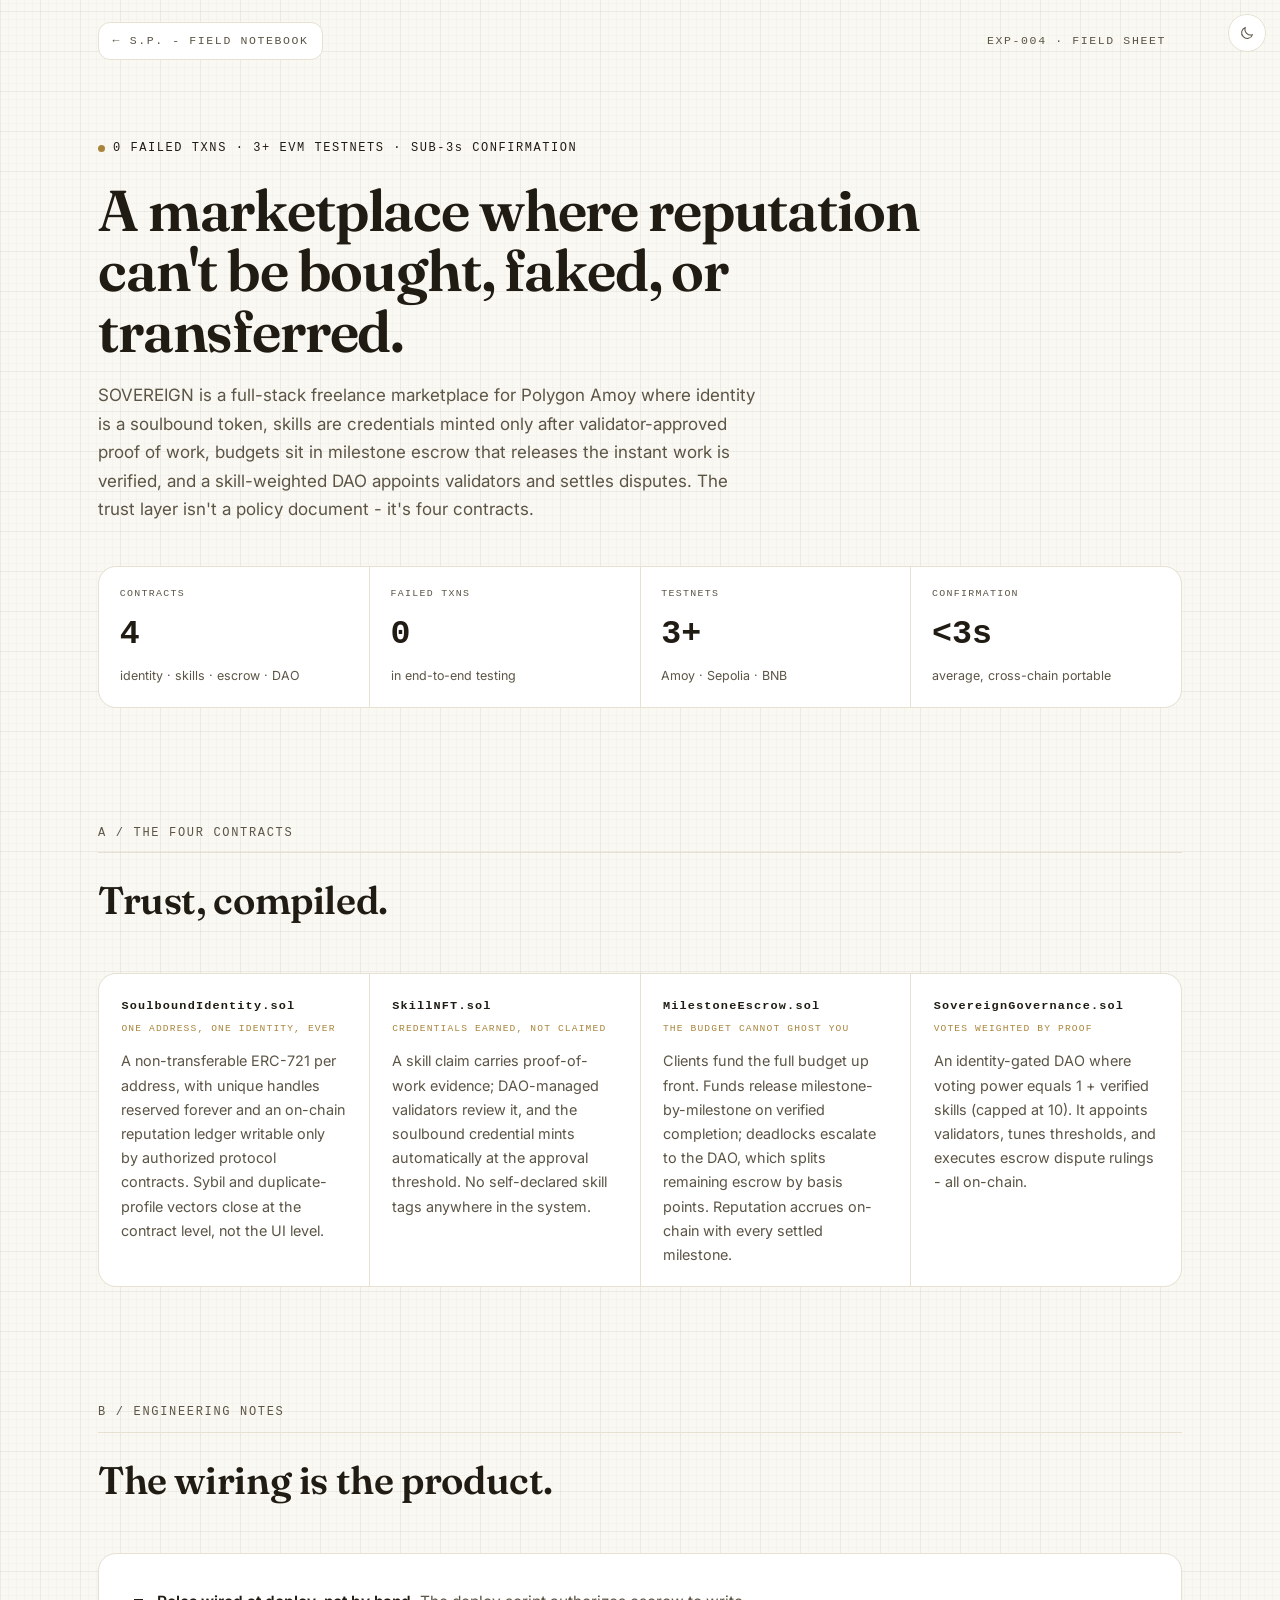
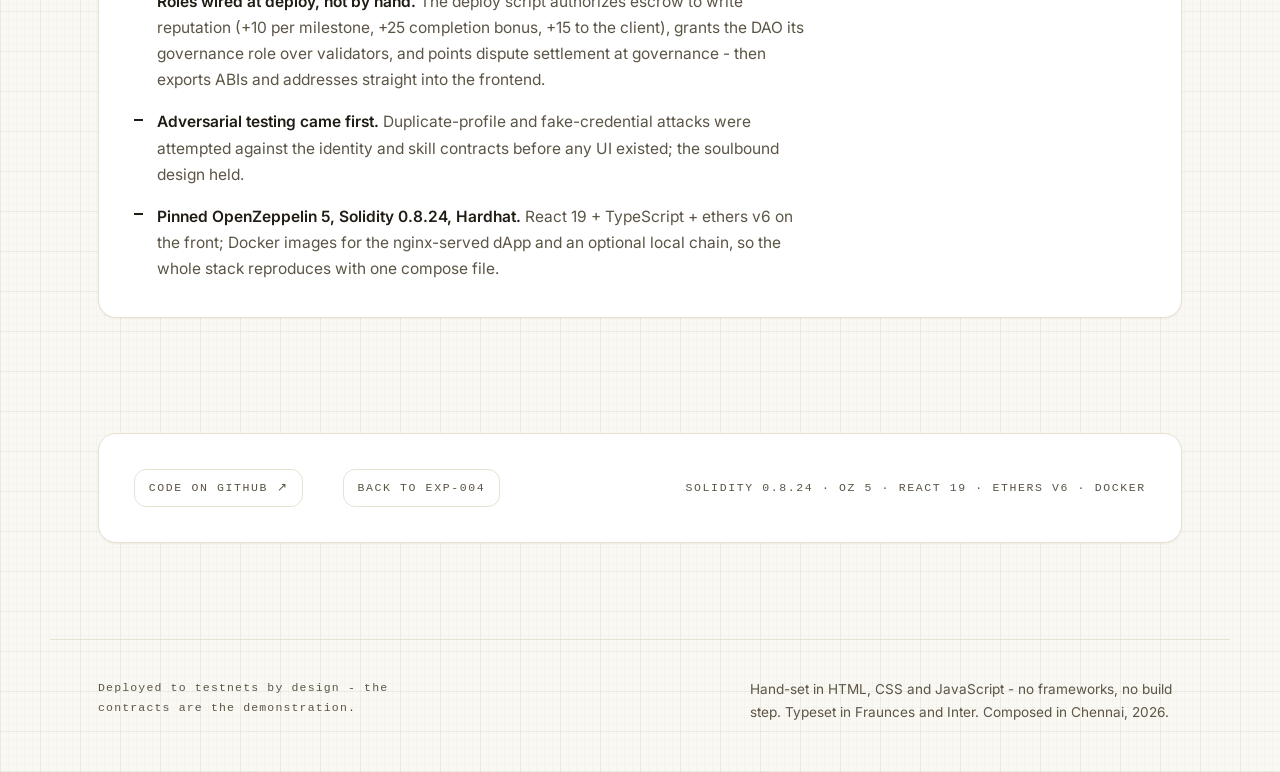
<file: sovereign/index.html>
<!DOCTYPE html>
<html lang="en">
<head>
<meta charset="UTF-8">
<meta name="viewport" content="width=device-width, initial-scale=1.0">
<title>SOVEREIGN - Skill-NFT Marketplace · Sahukari Praveen</title>
<meta name="description" content="Field sheet for EXP-004: SOVEREIGN, a multichain freelance marketplace on Polygon Amoy - soulbound identity, validator-minted skill credentials, milestone escrow, and a skill-weighted DAO.">
<link rel="icon" href="data:image/svg+xml,%3Csvg xmlns='http://www.w3.org/2000/svg' viewBox='0 0 32 32'%3E%3Crect width='32' height='32' fill='%23F7F4EE'/%3E%3Ccircle cx='16' cy='16' r='10' fill='none' stroke='%2316181D' stroke-width='1'/%3E%3Ccircle cx='25' cy='11' r='3.5' fill='%23E0531F'/%3E%3C/svg%3E">
<meta name="theme-color" media="(prefers-color-scheme: light)" content="#F7F4EE">
<meta name="theme-color" media="(prefers-color-scheme: dark)" content="#15171C">
<script>document.documentElement.classList.add('js');</script>
<script src="../theme.js"></script>
<link rel="preconnect" href="https://fonts.googleapis.com">
<link rel="preconnect" href="https://fonts.gstatic.com" crossorigin>
<link href="https://fonts.googleapis.com/css2?family=Fraunces:opsz,wght@9..144,400..700&family=Inter:wght@400..700&display=swap" rel="stylesheet">
<link rel="stylesheet" href="../styles.css">
<style>
  .sh-top { max-width: 1180px; margin: 0 auto; padding: 1.4rem clamp(1.25rem, 4vw, 3rem) 0;
    padding-right: max(4rem, clamp(1.25rem, 4vw, 3rem));
    display: flex; justify-content: space-between; align-items: baseline; gap: 1rem; }
  .sh-back { font-family: var(--mono); font-size: 0.72rem; letter-spacing: 0.14em; color: var(--ink-muted);
    text-decoration: none; border: 1px solid var(--hairline); padding: 0.5rem 0.85rem; background: var(--plate); }
  .sh-back:hover { color: var(--ink); border-color: var(--ink); }
  .sh-tag { font-family: var(--mono); font-size: 0.72rem; letter-spacing: 0.14em; color: var(--ink-muted); }
  .sh-hero { padding-top: clamp(2.5rem, 6vw, 4.5rem) !important; }
  .sh-hero h1 { font-size: clamp(2rem, 4.6vw, 3.6rem); font-family: var(--serif); font-weight: 620; letter-spacing: -0.02em; line-height: 1.05; max-width: 24ch; }
  .sh-hero .sub { max-width: 60ch; color: var(--ink-muted); margin-top: 1.2rem; }
  .sh-result { display: inline-flex; align-items: center; gap: 0.5rem; font-family: var(--mono);
    font-size: 0.75rem; letter-spacing: 0.13em; margin-bottom: 1.4rem; }
  .statrow { display: grid; grid-template-columns: repeat(auto-fit, minmax(170px, 1fr)); gap: 1px;
    background: var(--hairline); border: 1px solid var(--hairline); margin-top: 2.6rem; }
  .stat { background: var(--plate); padding: 1.2rem 1.3rem; }
  .stat .k { font-family: var(--mono); font-size: 0.62rem; letter-spacing: 0.13em; color: var(--ink-muted); }
  .stat .v { font-family: var(--mono); font-variant-numeric: tabular-nums; font-size: clamp(1.5rem, 2.6vw, 2.2rem); font-weight: 600; margin-top: 0.3rem; }
  .stat .n { font-size: 0.78rem; color: var(--ink-muted); margin-top: 0.2rem; }
  .contracts { display: grid; grid-template-columns: repeat(auto-fit, minmax(250px, 1fr)); gap: 1px;
    background: var(--hairline); border: 1px solid var(--hairline); }
  .contract { background: var(--plate); padding: 1.4rem 1.4rem 1.2rem; }
  .contract h3 { font-family: var(--mono); font-size: 0.74rem; letter-spacing: 0.1em; font-weight: 700; }
  .contract .role { font-family: var(--mono); font-size: 0.6rem; letter-spacing: 0.12em; color: var(--accent); margin: 0.25rem 0 0.8rem; }
  .contract p { font-size: 0.9rem; color: var(--ink-muted); }
  .notes { list-style: none; padding: clamp(1.4rem,3vw,2.2rem); }
  .notes li { position: relative; padding-left: 1.4rem; max-width: 68ch; color: var(--ink-muted); font-size: 0.97rem; }
  .notes li + li { margin-top: 1rem; }
  .notes li::before { content: ""; position: absolute; left: 0; top: 0.62em; width: 0.55rem; height: 1.5px; background: var(--ink); }
  .notes .lead { color: var(--ink); font-weight: 600; }
  .linkrow { padding: clamp(1.4rem,3vw,2.2rem); display: flex; flex-wrap: wrap; gap: 1rem 2.5rem; align-items: center; }
</style>
</head>
<body>

<button id="theme-toggle" class="theme-toggle" aria-label="Switch theme">
  <svg class="tt-moon" viewBox="0 0 24 24" fill="none" stroke="currentColor" stroke-width="1.6" stroke-linejoin="round" aria-hidden="true"><path d="M20.4 14.5A8.5 8.5 0 0 1 9.5 3.6a8.5 8.5 0 1 0 10.9 10.9z"/></svg>
  <svg class="tt-sun" viewBox="0 0 24 24" fill="none" stroke="currentColor" stroke-width="1.6" stroke-linecap="round" aria-hidden="true"><circle cx="12" cy="12" r="4.2"/><path d="M12 2.5v2.4M12 19.1v2.4M2.5 12h2.4M19.1 12h2.4M4.9 4.9l1.7 1.7M17.4 17.4l1.7 1.7M19.1 4.9l-1.7 1.7M6.6 17.4l-1.7 1.7"/></svg>
</button>

<div class="sh-top">
  <a class="sh-back" href="../">&#8592; S.P. - FIELD NOTEBOOK</a>
  <span class="sh-tag">EXP-004 · FIELD SHEET</span>
</div>

<main>
<section class="sec sh-hero">
  <p class="sh-result"><span class="accent-dot" aria-hidden="true"></span>0 FAILED TXNS · 3+ EVM TESTNETS · SUB-3s CONFIRMATION</p>
  <h1>A marketplace where reputation can't be bought, faked, or transferred.</h1>
  <p class="sub">SOVEREIGN is a full-stack freelance marketplace for Polygon Amoy where identity is a soulbound token, skills are credentials minted only after validator-approved proof of work, budgets sit in milestone escrow that releases the instant work is verified, and a skill-weighted DAO appoints validators and settles disputes. The trust layer isn't a policy document - it's four contracts.</p>

  <div class="statrow">
    <div class="stat"><div class="k">CONTRACTS</div><div class="v">4</div><div class="n">identity · skills · escrow · DAO</div></div>
    <div class="stat"><div class="k">FAILED TXNS</div><div class="v">0</div><div class="n">in end-to-end testing</div></div>
    <div class="stat"><div class="k">TESTNETS</div><div class="v">3+</div><div class="n">Amoy · Sepolia · BNB</div></div>
    <div class="stat"><div class="k">CONFIRMATION</div><div class="v">&lt;3s</div><div class="n">average, cross-chain portable</div></div>
  </div>
</section>

<section class="sec" aria-labelledby="con-h">
  <header class="sec-head">
    <p class="sec-no mono">A / THE FOUR CONTRACTS</p>
    <h2 class="sec-title" id="con-h">Trust, compiled.</h2>
  </header>
  <div class="contracts">
    <div class="contract">
      <h3>SoulboundIdentity.sol</h3>
      <p class="role">ONE ADDRESS, ONE IDENTITY, EVER</p>
      <p>A non-transferable ERC-721 per address, with unique handles reserved forever and an on-chain reputation ledger writable only by authorized protocol contracts. Sybil and duplicate-profile vectors close at the contract level, not the UI level.</p>
    </div>
    <div class="contract">
      <h3>SkillNFT.sol</h3>
      <p class="role">CREDENTIALS EARNED, NOT CLAIMED</p>
      <p>A skill claim carries proof-of-work evidence; DAO-managed validators review it, and the soulbound credential mints automatically at the approval threshold. No self-declared skill tags anywhere in the system.</p>
    </div>
    <div class="contract">
      <h3>MilestoneEscrow.sol</h3>
      <p class="role">THE BUDGET CANNOT GHOST YOU</p>
      <p>Clients fund the full budget up front. Funds release milestone-by-milestone on verified completion; deadlocks escalate to the DAO, which splits remaining escrow by basis points. Reputation accrues on-chain with every settled milestone.</p>
    </div>
    <div class="contract">
      <h3>SovereignGovernance.sol</h3>
      <p class="role">VOTES WEIGHTED BY PROOF</p>
      <p>An identity-gated DAO where voting power equals 1 + verified skills (capped at 10). It appoints validators, tunes thresholds, and executes escrow dispute rulings - all on-chain.</p>
    </div>
  </div>
</section>

<section class="sec" aria-labelledby="notes-h">
  <header class="sec-head">
    <p class="sec-no mono">B / ENGINEERING NOTES</p>
    <h2 class="sec-title" id="notes-h">The wiring is the product.</h2>
  </header>
  <ul class="plate notes">
    <li><span class="lead">Roles wired at deploy, not by hand.</span> The deploy script authorizes escrow to write reputation (+10 per milestone, +25 completion bonus, +15 to the client), grants the DAO its governance role over validators, and points dispute settlement at governance - then exports ABIs and addresses straight into the frontend.</li>
    <li><span class="lead">Adversarial testing came first.</span> Duplicate-profile and fake-credential attacks were attempted against the identity and skill contracts before any UI existed; the soulbound design held.</li>
    <li><span class="lead">Pinned OpenZeppelin 5, Solidity 0.8.24, Hardhat.</span> React 19 + TypeScript + ethers v6 on the front; Docker images for the nginx-served dApp and an optional local chain, so the whole stack reproduces with one compose file.</li>
  </ul>
</section>

<section class="sec">
  <div class="plate linkrow">
    <a class="sh-back" href="https://github.com/soy-praveen" target="_blank" rel="noopener">CODE ON GITHUB &#8599;</a>
    <a class="sh-back" href="../#exp-004">BACK TO EXP-004</a>
    <span class="sh-tag" style="margin-left:auto">SOLIDITY 0.8.24 · OZ 5 · REACT 19 · ETHERS V6 · DOCKER</span>
  </div>
</section>
</main>

<footer class="foot">
  <p class="foot-tick mono">Deployed to testnets by design - the contracts are the demonstration.</p>
  <p class="colophon">Hand-set in HTML, CSS and JavaScript - no frameworks, no build step. Typeset in Fraunces and Inter. Composed in Chennai, 2026.</p>
</footer>
</body>
</html>
</file>
<file: styles.css>
/* ==========================================================================
   THE ORRERY - a field notebook that simulates
   Sahukari Praveen · hand-set, no frameworks, no external requests
   Motion doctrine: the base sheet is static (reduced-motion is the default);
   every animation lives inside @media (prefers-reduced-motion: no-preference).
   ========================================================================== */

:root {
  color-scheme: light;
  --paper:    #faf8f3;
  --plate:    #ffffff;
  --sunken:   #f3efe6;
  --ink:      #201c14;
  --ink-muted:#5c5546;
  --accent:   #a8853b;
  --accent-ink: #82661f; /* gold for small text - meets 4.5:1 on paper and plate */
  --accent-bright: #c9a960;
  --accent-soft: rgba(168, 133, 59, 0.12);
  --accent-border: rgba(168, 133, 59, 0.38);
  --data2:    #3e7a4e;
  --hairline: #e7e1d2;
  --grid-major: rgba(32, 28, 20, 0.045);
  --grid-minor: rgba(32, 28, 20, 0.02);
  --shadow: rgba(32, 28, 20, 0.05);
  --shadow-md: 0 2px 6px rgba(32, 28, 20, 0.05), 0 14px 34px rgba(32, 28, 20, 0.07);
  --radius-sm: 8px; --radius-md: 12px; --radius-lg: 18px; --radius-pill: 999px;
  --ease: cubic-bezier(0.22, 1, 0.36, 1);
  --serif: "Fraunces", Georgia, "Times New Roman", serif;
  --sans: "Inter", -apple-system, "Segoe UI", system-ui, sans-serif;
  --mono: ui-monospace, "Cascadia Code", "SF Mono", Consolas, Menlo, monospace;
}

/* ------------------------------------------------------------------ night edition
   Not an inversion - the notebook after dark: charcoal paper, bone ink,
   the signal orange warmed a step so it reads at small sizes on the dark ground.
   Default follows the system; an explicit choice sets data-theme and wins. */
@media (prefers-color-scheme: dark) {
  :root:not([data-theme="light"]) {
    color-scheme: dark;
    --paper:    #12100c;
    --plate:    #1a1712;
    --sunken:   #0d0b08;
    --ink:      #ede8dc;
    --ink-muted:#aaa291;
    --accent:   #c9a960;
    --accent-ink: #c9a960;
    --accent-bright: #e2c884;
    --accent-soft: rgba(201, 169, 96, 0.12);
    --accent-border: rgba(201, 169, 96, 0.38);
    --data2:    #7fbc8f;
    --hairline: #2b271f;
    --grid-major: rgba(237, 232, 220, 0.035);
    --grid-minor: rgba(237, 232, 220, 0.015);
    --shadow: rgba(0, 0, 0, 0.3);
    --shadow-md: 0 2px 6px rgba(0, 0, 0, 0.32), 0 14px 34px rgba(0, 0, 0, 0.36);
  }
}
:root[data-theme="dark"] {
  color-scheme: dark;
  --paper:    #12100c;
  --plate:    #1a1712;
  --sunken:   #0d0b08;
  --ink:      #ede8dc;
  --ink-muted:#aaa291;
  --accent:   #c9a960;
  --accent-ink: #c9a960;
  --accent-bright: #e2c884;
  --accent-soft: rgba(201, 169, 96, 0.12);
  --accent-border: rgba(201, 169, 96, 0.38);
  --data2:    #7fbc8f;
  --hairline: #2b271f;
  --grid-major: rgba(237, 232, 220, 0.035);
  --grid-minor: rgba(237, 232, 220, 0.015);
  --shadow: rgba(0, 0, 0, 0.3);
  --shadow-md: 0 2px 6px rgba(0, 0, 0, 0.32), 0 14px 34px rgba(0, 0, 0, 0.36);
}

* { margin: 0; padding: 0; box-sizing: border-box; }

html { scroll-behavior: auto; }
@media (prefers-reduced-motion: no-preference) {
  html { scroll-behavior: smooth; }
}

body {
  font-family: var(--sans);
  font-size: 1.0625rem;
  line-height: 1.68;
  color: var(--ink);
  background-color: var(--paper);
  background-image:
    repeating-linear-gradient(0deg,   var(--grid-major) 0, var(--grid-major) 1px, transparent 1px, transparent 40px),
    repeating-linear-gradient(90deg,  var(--grid-major) 0, var(--grid-major) 1px, transparent 1px, transparent 40px),
    repeating-linear-gradient(0deg,   var(--grid-minor) 0, var(--grid-minor) 1px, transparent 1px, transparent 8px),
    repeating-linear-gradient(90deg,  var(--grid-minor) 0, var(--grid-minor) 1px, transparent 1px, transparent 8px);
  -webkit-font-smoothing: antialiased;
  overflow-x: hidden;
}

::selection { background: var(--accent-soft); color: var(--ink); }

:focus-visible {
  outline: 2px solid var(--accent);
  outline-offset: 3px;
  border-radius: 4px;
}

.mono {
  font-family: var(--mono);
  font-variant-numeric: tabular-nums;
}
.num { font-variant-numeric: tabular-nums; }

a { color: inherit; }

.skip-link {
  position: absolute; left: -9999px; top: 0;
  background: var(--ink); color: var(--paper);
  padding: 0.5rem 1rem; z-index: 100;
  font-family: var(--mono); font-size: 0.8rem; text-decoration: none;
}
.skip-link:focus { left: 0; }

.ic { width: 1.15em; height: 1.15em; vertical-align: -0.2em; }
.ic-s { width: 0.85em; height: 0.85em; vertical-align: -0.05em; }

/* ------------------------------------------------------------------ links */
.hero-links a, .exp-links a, .station-cite a, .xref, .term-mail {
  color: inherit;
  text-decoration: none;
  position: relative;
}
.hero-links a::after, .exp-links a::after, .station-cite a::after, .xref::after, .term-mail::after {
  content: "";
  position: absolute; left: 0; right: 0; bottom: -2px;
  height: 1.5px; background: var(--accent);
  transform: scaleX(1); transform-origin: left;
}

/* ------------------------------------------------------------------ hero */
.hero {
  position: relative;
  height: 100vh;
  height: 100svh;
  min-height: 560px;
  overflow: hidden;
  border-bottom: 1px solid var(--hairline);
}
#hero-canvas {
  position: absolute; inset: 0;
  width: 100%; height: 100%;
  display: block;
}
.hero-figtag {
  position: absolute; top: 1.35rem; right: 4.6rem;
  font-size: 0.72rem; letter-spacing: 0.14em;
  color: var(--ink-muted);
}
.hero-overlay {
  position: absolute;
  top: 50%; transform: translateY(-52%);
  left: clamp(1.25rem, 6vw, 6rem);
  max-width: 46rem;
  pointer-events: none;
}
.hero-overlay a, .hero-overlay button { pointer-events: auto; }
.hero-kicker {
  font-size: 0.72rem; letter-spacing: 0.14em;
  color: var(--ink-muted);
  margin-bottom: 1.3rem;
}
.hero-name {
  font-size: clamp(2.75rem, 7.5vw, 6.5rem);
  font-weight: 800;
  letter-spacing: -0.02em;
  line-height: 0.98;
  margin-bottom: 1.4rem;
}
.hero-sub {
  max-width: 34rem;
  color: var(--ink-muted);
  margin-bottom: 1.8rem;
}
.hero-sub .mono, .hero-legend .num { font-size: 0.92em; }
.hero-links {
  display: flex; gap: 1.8rem;
  font-size: 0.78rem; letter-spacing: 0.14em;
  margin-bottom: 2.4rem;
}
.hero-jump {
  display: inline-flex; align-items: center; gap: 0.5rem;
  font-size: 0.78rem; letter-spacing: 0.14em;
  text-decoration: none;
  border: 1px solid var(--ink);
  padding: 0.6rem 1rem;
  background: var(--paper);
}
.hero-legend {
  position: absolute; bottom: 1.1rem; left: 1.4rem;
  max-width: 30rem;
  font-size: 0.7rem; line-height: 1.6; letter-spacing: 0.04em;
  color: var(--ink-muted);
}

/* ------------------------------------------------------------------ masks
   padding-bottom keeps descenders (g, p, y) inside the clip box;
   the negative margin gives the space back so layout is unchanged. */
.mask { display: block; overflow: hidden; padding-bottom: 0.16em; margin-bottom: -0.16em; }
.mask-inner { display: inline-block; }

/* ------------------------------------------------------------------ sections */
.sec {
  max-width: 1180px;
  margin: 0 auto;
  padding: clamp(4rem, 9vw, 7.5rem) clamp(1.25rem, 4vw, 3rem) 0;
}
.sec-head { margin-bottom: clamp(2rem, 4vw, 3.2rem); }
.sec-no {
  font-size: 0.75rem; letter-spacing: 0.14em; font-weight: 500;
  color: var(--ink-muted);
  padding-bottom: 0.6rem;
  border-bottom: 1px solid var(--hairline);
  margin-bottom: 1.6rem;
}
.sec-title {
  font-size: clamp(1.6rem, 3vw, 2.4rem);
  font-weight: 700;
  letter-spacing: -0.015em;
  line-height: 1.15;
}
.sec-note {
  max-width: 62ch;
  color: var(--ink-muted);
  margin: -1.4rem 0 2.4rem;
}

/* ------------------------------------------------------------------ operator */
.operator-grid {
  display: grid;
  grid-template-columns: 280px 1fr;
  gap: clamp(2rem, 5vw, 5rem);
  align-items: start;
}
.marginalia {
  position: sticky; top: 2rem;
  font-size: 0.75rem; letter-spacing: 0.1em;
  color: var(--ink-muted);
}
.marg-row {
  display: flex; justify-content: space-between; gap: 1rem;
  padding: 0.55rem 0;
  border-bottom: 1px solid var(--hairline);
}
.marg-k { font-weight: 500; }
.marg-v { text-align: right; color: var(--ink); }
.sp-glyph { width: 120px; margin-top: 2rem; display: block; }
.glyph-label {
  font-family: var(--mono);
  font-size: 10px; letter-spacing: 0.2em;
  fill: var(--ink-muted);
}
.operator-prose p { max-width: 62ch; }
.operator-prose p + p { margin-top: 1.2rem; }
.operator-prose .num { font-size: 0.92em; }
.xref { font-size: 0.9em; }

/* ------------------------------------------------------------------ plates */
.plate {
  background: var(--plate);
  border: 1px solid var(--hairline);
  box-shadow: 0 1px 2px var(--shadow);
}
.exp { margin-bottom: clamp(1.6rem, 3vw, 2.5rem); }

.exp-bar {
  display: flex; flex-wrap: wrap; align-items: baseline;
  gap: 0.4rem 1.4rem;
  padding: 0.8rem 1.4rem;
  border-bottom: 1px solid var(--hairline);
  font-size: 0.72rem; letter-spacing: 0.12em; font-weight: 500;
  color: var(--ink-muted);
}
.exp-id { color: var(--ink); font-weight: 700; }
.exp-name { font: inherit; letter-spacing: inherit; color: var(--ink); margin: 0; }
.exp-result { display: inline-flex; align-items: center; gap: 0.45rem; }
.accent-dot {
  width: 7px; height: 7px; background: var(--accent);
  display: inline-block; flex: none;
}
.exp-links { margin-left: auto; display: flex; gap: 1.2rem; }
.exp-links .go { color: var(--accent); font-weight: 700; }

/* annex + legend link */
.legend-link { color: var(--accent); }
.annex-body { padding: 0.4rem clamp(1.4rem, 3vw, 2.4rem); }
.annex-row {
  display: flex; flex-wrap: wrap; align-items: center; gap: 0.6rem 2rem;
  padding: 1.2rem 0;
}
.annex-row + .annex-row { border-top: 1px solid var(--hairline); }
.annex-row > div { flex: 1 1 24rem; min-width: 0; }
.annex-title { font-weight: 600; }
.annex-sub { font-size: 0.9rem; color: var(--ink-muted); max-width: 58ch; }
.annex-link {
  font-size: 0.72rem; letter-spacing: 0.13em; font-weight: 700;
  color: var(--ink); text-decoration: none;
  border: 1px solid var(--ink);
  padding: 0.6rem 0.95rem;
  white-space: nowrap;
}

.exp-body {
  display: grid;
  grid-template-columns: minmax(0, 5fr) minmax(0, 6fr);
  gap: clamp(1.5rem, 3vw, 3rem);
  padding: clamp(1.4rem, 3vw, 2.4rem);
  align-items: start;
}
.exp-flip .exp-body { grid-template-columns: minmax(0, 6fr) minmax(0, 5fr); }
.exp-flip .exp-fig { order: 2; }
.exp-flip .exp-prose { order: 1; }

.exp-fig { min-width: 0; }
#exp1-canvas {
  width: 100%; height: 300px; display: block;
  border: 1px solid var(--hairline);
  background: var(--paper);
}
.figcap {
  margin-top: 0.7rem;
  font-size: 0.7rem; letter-spacing: 0.08em; line-height: 1.6;
  color: var(--ink-muted);
}
.fig-label {
  font-family: var(--mono);
  font-size: 9.5px; letter-spacing: 0.12em;
  fill: var(--ink-muted);
}

.exp-lede { font-weight: 500; max-width: 58ch; }
.exp-points {
  list-style: none;
  margin-top: 1.1rem;
}
.exp-points li {
  position: relative;
  padding-left: 1.3rem;
  max-width: 58ch;
  font-size: 0.97rem;
  color: var(--ink-muted);
}
.exp-points li + li { margin-top: 0.7rem; }
.exp-points li::before {
  content: "";
  position: absolute; left: 0; top: 0.62em;
  width: 0.55rem; height: 1.5px;
  background: var(--ink);
}
.exp-prose .num, .exp-points .num { font-size: 0.92em; color: var(--ink); }

.fn-ref {
  font-size: 0.68em;
  vertical-align: super;
  background: none; border: none;
  color: var(--accent-ink);
  cursor: pointer;
  padding: 0 0.15em;
}
.margin-note {
  display: none;
  margin-top: 1.2rem;
  padding: 0.8rem 1rem;
  border-left: 2px solid var(--hairline);
  font-size: 0.72rem; letter-spacing: 0.05em; line-height: 1.7;
  color: var(--ink-muted);
  max-width: 48ch;
}
.margin-note.open { display: block; }
.fn-no {
  color: var(--accent-ink);
  font-weight: 700;
  margin-right: 0.5em;
}
@media (min-width: 1100px) {
  .margin-note { display: block; }
}

/* ------------------------------------------------------------------ MLP figure */
.mlp-demo {
  border: 1px solid var(--hairline);
  background: var(--paper);
  padding: 1rem;
}
.mlp-grids {
  display: flex; align-items: center; justify-content: space-between;
  gap: 0.8rem;
}
.mlp-grid-wrap { flex: none; }
.mlp-grid-label {
  font-size: 0.6rem; letter-spacing: 0.1em;
  color: var(--ink-muted);
  margin-bottom: 0.45rem;
  max-width: 96px;
  min-height: 2.4em;
}
.mlp-grid {
  display: grid;
  grid-template-columns: repeat(3, 30px);
  grid-auto-rows: 30px;
  gap: 3px;
}
.mlp-cell {
  border: 1px solid var(--ink);
  background: var(--plate);
  cursor: pointer;
  padding: 0;
}
.mlp-cell[aria-pressed="true"] { background: var(--ink); }
.mlp-grid-out .mlp-cell { cursor: default; }
.mlp-grid-out .mlp-cell.on { background: var(--accent); border-color: var(--accent); }
.mlp-net { flex: 1 1 auto; min-width: 165px; height: auto; }
.mlp-readout {
  margin-top: 0.9rem;
  font-size: 0.68rem; letter-spacing: 0.1em;
  color: var(--ink-muted);
  border-top: 1px solid var(--hairline);
  padding-top: 0.7rem;
}

/* ------------------------------------------------------------------ cubemap */
.cubemap {
  width: 100%; height: auto; display: block;
  border: 1px solid var(--hairline);
  background: var(--paper);
}
.cm-face { transform: translate(var(--fx), var(--fy)); }

/* ------------------------------------------------------------------ escrow */
.escrow-fig {
  border: 1px solid var(--hairline);
  background: var(--paper);
  padding: 1rem 1rem 0.8rem;
}
.escrow-fig > svg { width: 100%; height: auto; display: block; }
.esc-node circle { fill: var(--ink); }
.esc-node.esc-final circle { fill: var(--accent); stroke: var(--accent); }
.sbt-row {
  display: flex; align-items: center; gap: 1rem;
  margin-top: 0.6rem;
  padding-top: 0.8rem;
  border-top: 1px solid var(--hairline);
}
.sbt-seal {
  display: inline-flex; align-items: center; gap: 0.5rem;
  white-space: nowrap; flex: none;
  border: 1.5px solid var(--ink);
  background: var(--plate);
  padding: 0.35rem 0.7rem;
  font-size: 0.7rem; letter-spacing: 0.1em;
  cursor: not-allowed;
  user-select: none;
  touch-action: none;
}
.sbt-note {
  font-size: 0.62rem; letter-spacing: 0.1em;
  color: var(--ink-muted);
}

/* ------------------------------------------------------------------ parser */
.parser-fig {
  border: 1px solid var(--hairline);
  background: var(--paper);
  padding: 1.2rem 1.3rem;
}
.parser-head {
  font-size: 0.62rem; letter-spacing: 0.12em;
  color: var(--ink-muted);
  margin-bottom: 0.8rem;
}
.parser-text {
  font-size: 0.94rem;
  max-width: 52ch;
}
.tok {
  background-image: linear-gradient(var(--accent), var(--accent));
  background-repeat: no-repeat;
  background-position: 0 100%;
  background-size: 100% 2px;
  font-weight: 600;
}
.parser-readout {
  margin-top: 1rem;
  padding-top: 0.7rem;
  border-top: 1px solid var(--hairline);
  font-size: 0.68rem; letter-spacing: 0.1em;
  color: var(--ink-muted);
}

/* ------------------------------------------------------------------ pipeline */
.pipeline {
  margin-bottom: 2.6rem;
  overflow-x: auto;
}
.pipeline svg {
  width: 100%; min-width: 640px; height: auto; display: block;
}

/* ------------------------------------------------------------------ stations */
.stations {
  display: grid;
  grid-template-columns: repeat(2, 1fr);
  gap: 1px;
  background: var(--hairline);
  border: 1px solid var(--hairline);
}
@media (min-width: 1100px) {
  .stations { grid-template-columns: repeat(4, 1fr); }
}
@media (max-width: 640px) {
  .stations { grid-template-columns: 1fr; }
}
.station {
  background: var(--plate);
  padding: 1.4rem 1.4rem 1.2rem;
}
.station-h {
  font-size: 0.72rem; letter-spacing: 0.14em; font-weight: 500;
  color: var(--ink-muted);
  margin-bottom: 1rem;
}
.skill-list { list-style: none; }
.skill-list li + li { margin-top: 0.35rem; }
.skill {
  font-family: var(--sans);
  font-size: 0.97rem;
  background: none; border: none;
  color: var(--ink);
  cursor: help;
  padding: 0.1rem 0;
  text-align: left;
  border-bottom: 1px dashed var(--hairline);
}
.station-cite {
  margin-top: 1.1rem;
  font-size: 0.66rem; letter-spacing: 0.12em;
  color: var(--ink-muted);
}
.station-cite a { margin-right: 0.2em; }
.station-note {
  margin-top: 0.7rem;
  min-height: 2.6em;
  font-size: 0.66rem; letter-spacing: 0.06em; line-height: 1.7;
  color: var(--data2);
}
.station-general { grid-column: 1 / -1; }
.station-general { grid-column: 1 / -1; }
.station-general .skill-list-plain {
  display: flex; flex-wrap: wrap; gap: 0.5rem 2.2rem;
}
.station-general .skill-list-plain li + li { margin-top: 0; }
.station-general .station-sub {
  font-size: 0.85rem;
  color: var(--ink-muted);
  margin-bottom: 0.9rem;
  max-width: 52ch;
}
.skill-list-plain {
  font-size: 0.78rem; letter-spacing: 0.05em; color: var(--ink-muted);
  display: flex; flex-wrap: wrap; gap: 0.5rem 2.4rem;
}
.skill-list-plain li + li { margin-top: 0; }

/* ------------------------------------------------------------------ rank fields */
.rank-plate {
  padding: 1.3rem 1.4rem 1.6rem;
  margin-bottom: 1.6rem;
}
.rank-head {
  display: flex; flex-wrap: wrap; justify-content: space-between; gap: 0.4rem 1.5rem;
  font-size: 0.72rem; letter-spacing: 0.12em;
  color: var(--ink-muted);
  margin-bottom: 2.4rem;
}
.rank-head .num { color: var(--ink); }
.rank-stat { font-weight: 500; }
.rank-fig { position: relative; }
.rank-fig canvas { display: block; width: 100%; }
.rank-callout {
  position: absolute;
  top: -1.9rem;
  transform: translateX(-50%);
  font-size: 0.64rem; letter-spacing: 0.12em; font-weight: 600;
  color: var(--accent-ink);
  white-space: nowrap;
}
.rank-foot {
  font-size: 0.66rem; letter-spacing: 0.14em;
  color: var(--ink-muted);
  margin-top: 0.5rem;
}

/* ------------------------------------------------------------------ ledger */
.ledger { padding: 0.4rem 1.6rem; }
.ledger-row {
  display: grid;
  grid-template-columns: 64px 1fr auto;
  gap: 1.6rem;
  align-items: center;
  padding: 1.4rem 0;
}
.ledger-row + .ledger-row { border-top: 1px solid var(--hairline); }
.seal { width: 64px; height: 64px; flex: none; }
.seal-txt {
  font-family: var(--mono);
  font-size: 9px; letter-spacing: 0.14em;
  fill: var(--ink);
}
.ledger-title { font-weight: 600; }
.ledger-sub { font-size: 0.9rem; color: var(--ink-muted); max-width: 56ch; }
.ledger-meta {
  display: flex; flex-direction: column; gap: 0.3rem; align-items: flex-end;
  font-size: 0.68rem; letter-spacing: 0.12em;
  color: var(--ink-muted);
  text-align: right;
}

/* ------------------------------------------------------------------ channel */
.channel-plate { padding: clamp(1.6rem, 3vw, 2.6rem); }
.term {
  display: flex; flex-wrap: wrap; align-items: center; gap: 1rem;
  border: 1px solid var(--ink);
  background: var(--paper);
  padding: 0.9rem 1.2rem;
  font-size: 0.85rem;
}
.term-line { word-break: break-all; }
.term-mail { font-weight: 600; }
.copy-btn {
  display: inline-flex; align-items: center; gap: 0.45rem;
  margin-left: auto;
  background: none;
  border: 1px solid var(--ink);
  padding: 0.4rem 0.8rem;
  font-size: 0.68rem; letter-spacing: 0.12em;
  color: var(--ink);
  cursor: pointer;
}
.channel-links {
  list-style: none;
  display: flex; flex-wrap: wrap;
  gap: 0.8rem 2.2rem;
  margin: 1.8rem 0 2.2rem;
}
.channel-links a {
  display: inline-flex; align-items: center; gap: 0.6rem;
  text-decoration: none;
  font-size: 0.78rem; letter-spacing: 0.14em;
  padding: 0.3rem 0;
}
.resume-row { display: flex; flex-wrap: wrap; align-items: center; gap: 1.4rem; }
.resume-btn {
  position: relative;
  display: inline-block;
  overflow: hidden;
  border: 2px solid var(--ink);
  text-decoration: none;
}
.resume-fill {
  position: absolute; inset: 0;
  background: var(--accent);
  transform: scaleX(0);
  transform-origin: left;
}
.resume-txt {
  position: relative;
  display: inline-flex; align-items: center; gap: 0.7rem;
  padding: 0.85rem 1.4rem;
  font-size: 0.78rem; letter-spacing: 0.14em; font-weight: 600;
}
.resume-alt {
  font-size: 0.68rem; letter-spacing: 0.1em;
  color: var(--ink-muted);
}

/* ------------------------------------------------------------------ footer */
.foot {
  max-width: 1180px;
  margin: clamp(4rem, 8vw, 6rem) auto 0;
  padding: 2.4rem clamp(1.25rem, 4vw, 3rem) 3rem;
  border-top: 1px solid var(--hairline);
  display: grid;
  grid-template-columns: 1fr auto;
  gap: 1.6rem 3rem;
  align-items: start;
}
.foot-tick {
  font-size: 0.72rem; letter-spacing: 0.1em;
  color: var(--ink-muted);
  max-width: 44ch;
}
.titleblock {
  border-collapse: collapse;
  font-size: 0.62rem; letter-spacing: 0.12em;
  color: var(--ink-muted);
  grid-row: span 2;
}
.titleblock td {
  border: 1px solid var(--hairline);
  padding: 0.35rem 0.8rem;
}
.titleblock td:last-child { color: var(--ink); }
.colophon {
  font-size: 0.85rem;
  color: var(--ink-muted);
  max-width: 48ch;
}

/* ------------------------------------------------------------------ theme toggle */
.theme-toggle {
  position: fixed; top: 0.9rem; right: 0.9rem; z-index: 70;
  width: 38px; height: 38px; padding: 0;
  display: grid; place-items: center;
  background: var(--plate);
  border: 1px solid var(--hairline);
  color: var(--ink-muted);
  cursor: pointer;
}
.theme-toggle:hover { color: var(--ink); border-color: var(--ink); }
.theme-toggle svg { width: 16px; height: 16px; display: block; }
.theme-toggle .tt-sun { display: none; }
@media (prefers-color-scheme: dark) {
  :root:not([data-theme="light"]) .tt-sun { display: block; }
  :root:not([data-theme="light"]) .tt-moon { display: none; }
}
:root[data-theme="dark"] .tt-sun { display: block; }
:root[data-theme="dark"] .tt-moon { display: none; }

/* ------------------------------------------------------------------ orbit widget */
.orbit-widget {
  position: fixed;
  right: 1.4rem; bottom: 1.4rem;
  z-index: 50;
  display: flex; flex-direction: column; align-items: center; gap: 0.4rem;
  background: none; border: none;
  cursor: pointer;
  color: var(--ink);
}
.orbit-ring {
  position: relative;
  display: block;
  width: 44px; height: 44px;
  border: 1px solid var(--hairline);
  border-radius: 50%;
  background: var(--paper);
  background: color-mix(in srgb, var(--paper) 82%, transparent);
}
.orbit-ring::after {
  content: "";
  position: absolute; left: 50%; top: 50%;
  width: 5px; height: 5px; margin: -2.5px;
  background: var(--ink);
  border-radius: 50%;
}
.orbit-dot {
  position: absolute; left: 50%; top: 50%;
  width: 7px; height: 7px; margin: -3.5px;
  background: var(--accent);
  border-radius: 50%;
  transform: rotate(var(--a, 0deg)) translateX(17px);
}
.orbit-label {
  font-size: 0.55rem; letter-spacing: 0.12em;
  color: var(--ink-muted);
}
@media (max-width: 640px) {
  .orbit-widget { display: none; }
}

/* ==========================================================================
   RESPONSIVE
   ========================================================================== */
@media (max-width: 900px) {
  .operator-grid { grid-template-columns: 1fr; }
  .marginalia { position: static; max-width: 26rem; }
  .exp-body, .exp-flip .exp-body { grid-template-columns: 1fr; }
  .exp-flip .exp-fig { order: 1; }
  .exp-flip .exp-prose { order: 2; }
  .ledger-row { grid-template-columns: 48px 1fr; }
  .seal { width: 48px; height: 48px; }
  .ledger-meta { grid-column: 2; flex-direction: row; gap: 1.2rem; }
  .foot { grid-template-columns: 1fr; }
}
@media (max-width: 480px) {
  .mlp-grids { flex-wrap: wrap; justify-content: center; }
  .mlp-net { flex-basis: 100%; order: 3; }
  .exp-links { margin-left: 0; flex-basis: 100%; }
}

/* ==========================================================================
   MOTION - everything below runs only when the visitor allows it.
   One easing, six moves: ENTRANCE, LINE-MASK, COUNT (JS), PLOT, UNDERLINE, LIFT.
   ========================================================================== */
@media (prefers-reduced-motion: no-preference) {

  /* ENTRANCE */
  html.js [data-rise] {
    opacity: 0;
    transform: translateY(14px);
    transition: opacity 0.52s var(--ease), transform 0.52s var(--ease);
  }
  html.js [data-rise].in { opacity: 1; transform: none; }
  html.js [data-stagger] > * {
    opacity: 0;
    transform: translateY(14px);
    transition: opacity 0.5s var(--ease), transform 0.5s var(--ease);
    transition-delay: calc(var(--i, 0) * 60ms);
  }
  html.js [data-stagger].in > * { opacity: 1; transform: none; }
  html.js [data-stagger]:not([data-rise]) { opacity: 1; transform: none; }

  /* LINE-MASK - 135% so the taller clip box still hides the line fully */
  html.js .mask-inner {
    transform: translateY(135%);
    transition: transform 0.62s var(--ease);
    transition-delay: calc(var(--mi, 0) * 80ms);
  }
  html.js .in .mask-inner { transform: none; }

  /* PLOT - dash values are set inline by JS */
  html.js .plot { transition: stroke-dashoffset 0.9s var(--ease) 0.15s; }

  /* UNDERLINE */
  .hero-links a::after, .exp-links a::after, .station-cite a::after, .xref::after, .term-mail::after {
    transform: scaleX(0);
    transition: transform 0.22s var(--ease);
  }
  .hero-links a:hover::after, .hero-links a:focus-visible::after,
  .exp-links a:hover::after, .exp-links a:focus-visible::after,
  .station-cite a:hover::after, .station-cite a:focus-visible::after,
  .xref:hover::after, .xref:focus-visible::after,
  .term-mail:hover::after, .term-mail:focus-visible::after { transform: scaleX(1); }

  /* LIFT */
  .plate { transition: transform 0.38s var(--ease), box-shadow 0.38s var(--ease); }
  .exp:hover, .rank-plate:hover { transform: translateY(-2px); }

  .hero-jump { transition: background 0.3s var(--ease), color 0.3s var(--ease); }
  .hero-jump:hover { background: var(--ink); color: var(--paper); }

  .copy-btn { transition: background 0.25s var(--ease), color 0.25s var(--ease); }
  .copy-btn:hover { background: var(--ink); color: var(--paper); }

  .annex-link { transition: background 0.25s var(--ease), color 0.25s var(--ease); }
  .annex-link:hover { background: var(--ink); color: var(--paper); }

  .channel-links a .ic { transition: transform 0.3s var(--ease); }
  .channel-links a:hover .ic { transform: translateY(-2px); }

  /* resume sweep */
  .resume-fill { transition: transform 0.42s var(--ease); }
  .resume-txt { transition: color 0.42s var(--ease); }
  .resume-txt .ic { transition: transform 0.42s var(--ease); }
  .resume-btn:hover .resume-fill, .resume-btn:focus-visible .resume-fill { transform: scaleX(1); }
  .resume-btn:hover .resume-txt, .resume-btn:focus-visible .resume-txt { color: var(--paper); }
  .resume-btn:hover .resume-txt .ic { transform: translateY(3px); }

  /* seals */
  .seal { transition: transform 0.4s var(--ease); }
  .ledger-row:hover .seal { transform: rotate(20deg); }

  /* skills */
  .skill { transition: border-color 0.25s var(--ease), color 0.25s var(--ease); }
  .skill:hover, .skill:focus-visible { border-bottom-color: var(--accent); }

  /* cubemap unfold: faces start collapsed on the strip, unfold to the cross */
  html.js .cm-face {
    transform: translate(var(--sx, var(--fx)), var(--sy, var(--fy)));
    opacity: 0.55;
    transition: transform 0.8s var(--ease), opacity 0.8s var(--ease);
    transition-delay: calc(var(--i, 0) * 70ms);
  }
  html.js .in .cm-face { transform: translate(var(--fx), var(--fy)); opacity: 1; }

  /* escrow nodes fill left-to-right */
  html.js .esc-node circle {
    fill: var(--plate);
    transition: fill 0.4s var(--ease) var(--d, 0ms);
  }
  html.js .in .esc-node circle { fill: var(--ink); }
  html.js .in .esc-node.esc-final circle { fill: var(--accent); }

  /* parser tokens light sequentially (JS adds .hit) */
  html.js .tok {
    background-size: 0% 2px;
    transition: background-size 0.45s var(--ease);
  }
  html.js .tok.hit { background-size: 100% 2px; }

  /* sbt rubber-band snap-back */
  .sbt-seal { transition: transform 0.5s var(--ease); }

  /* orbit widget dot - transform written by JS on scroll */
  .orbit-label { transition: opacity 0.3s var(--ease); }
}

/* ==========================================================================
   PRINT - ctrl+P is a deliverable: a clean ink-on-white document.
   ========================================================================== */
@media print {
  :root, :root[data-theme="dark"] {           /* print is always the day edition */
    --paper: #fff; --plate: #fff; --sunken: #fff;
    --ink: #201c14; --ink-muted: #5c5546;
    --accent: #a8853b; --accent-ink: #82661f;
    --data2: #3e7a4e; --hairline: #e7e1d2;
    --grid-major: transparent; --grid-minor: transparent;
    --shadow: transparent;
  }
  .theme-toggle { display: none !important; }
  body { background: #fff; font-size: 10.5pt; }
  /* entrances must never hide content on paper - override any pre-reveal state */
  [data-rise], [data-stagger] > *, .mask-inner, .cm-face, .tok {
    opacity: 1 !important;
    transform: translate(var(--fx, 0), var(--fy, 0)) !important;
  }
  [data-rise], [data-stagger] > *, .mask-inner, .tok { transform: none !important; }
  .plot { stroke-dashoffset: 0 !important; stroke-dasharray: none !important; }
  canvas, .orbit-widget, .hero-jump, .copy-btn, .skip-link, .hero-legend { display: none !important; }
  .hero {
    height: auto; min-height: 0;
    border-bottom: 1px solid var(--hairline);
    padding: 2rem 0;
  }
  .hero-overlay { position: static; transform: none; max-width: none; }
  .hero-figtag { position: static; text-align: right; }
  .hero-name { font-size: 28pt; }
  .sec { padding-top: 1.6rem; }
  .plate, .exp { box-shadow: none; break-inside: avoid; }
  .exp-body, .exp-flip .exp-body { grid-template-columns: 1fr; gap: 1rem; }
  .exp-fig { display: none; }
  .margin-note { display: block; }
  .marginalia { position: static; }
  .rank-fig { display: none; }
  .station-note { display: none; }
  .hero-links a::after, .exp-links a::after, .term-mail::after { display: none; }
  .exp-links a::before { content: ""; }
  .foot { break-inside: avoid; }
  a { text-decoration: none; }
}


/* ==========================================================================
   LAUREL SKIN - ink & gold. Serif display, soft radii, layered shadows.
   Applied over the notebook structure; the instruments underneath are intact.
   ========================================================================== */
.hero { background-image:
    radial-gradient(52% 44% at 74% 18%, var(--accent-soft), transparent 68%),
    radial-gradient(38% 36% at 12% 82%, var(--accent-soft), transparent 76%); }
.hero-name, .sec-title, .ledger-title, .annex-title {
  font-family: var(--serif); letter-spacing: -0.01em; }
.hero-name { font-weight: 620; line-height: 1.03; }
.sec-title { font-weight: 600; line-height: 1.12; }
.hero-sub, .operator-prose p, .exp-points li, .sec-note { font-weight: 420; }

.plate { border-radius: var(--radius-lg); overflow: hidden; }
.exp:hover, .rank-plate:hover { box-shadow: var(--shadow-md); }
.statrow, .contracts, .tinygrid, .stations, .opsgrid { border-radius: var(--radius-lg); overflow: hidden; }
.mlp-demo, .escrow-fig, .parser-fig, .cubemap, #exp1-canvas, .term, #field
  { border-radius: var(--radius-md); }
.margin-note { border-radius: 0 var(--radius-sm) var(--radius-sm) 0; }

.exp-bar { letter-spacing: 0.16em; }
.exp-links .go { color: var(--accent-ink); }
.legend-link { color: var(--accent-ink); }
.accent-dot { border-radius: var(--radius-pill); }

/* buttons - LAUREL grammar: primary ink pill-ish, CTA gold gradient */
.hero-jump, .copy-btn, .annex-link, .ng-back, .sh-back {
  border-radius: var(--radius-md); }
.resume-btn { border-radius: var(--radius-md); border-color: transparent;
  background: linear-gradient(135deg, var(--accent-bright), var(--accent));
  box-shadow: 0 1px 2px var(--shadow); }
.resume-btn .resume-txt { color: #221b0c; }
.resume-fill { background: var(--ink); }
.resume-btn:hover .resume-txt, .resume-btn:focus-visible .resume-txt { color: var(--paper); }
.orbit-ring { border-radius: 50%; }
.theme-toggle { border-radius: var(--radius-pill); }
@media (prefers-reduced-motion: no-preference) {
  .theme-toggle { transition: border-color 0.16s var(--ease), color 0.16s var(--ease), transform 0.16s var(--ease); }
  .theme-toggle:hover { border-color: var(--accent-border); color: var(--accent); transform: translateY(-1px); }
}

/* skills as LAUREL chips */
.skill { border: 1px solid var(--hairline); border-bottom-style: solid;
  border-radius: var(--radius-pill); padding: 0.3rem 0.85rem;
  background: var(--sunken); font-size: 0.88rem; }
.skill:hover, .skill:focus-visible { border-color: var(--accent-border); color: var(--ink); }
.skill-list { display: flex; flex-wrap: wrap; gap: 0.45rem; }
.skill-list li + li { margin-top: 0; }
.station-cite a { color: var(--accent-ink); }

.marg-row, .ledger-row, .titleblock td { border-color: var(--hairline); }
.seal { border-radius: 50%; }
.hscore, .tip { border-radius: var(--radius-sm); }
#toast { border-radius: var(--radius-pill); }

/* theme switch: smooth color crossfade, LAUREL-style */
@media (prefers-reduced-motion: no-preference) {
  :root.theme-transition, :root.theme-transition *,
  :root.theme-transition *::before, :root.theme-transition *::after {
    transition: background-color 320ms ease, border-color 320ms ease,
      color 320ms ease, fill 320ms ease, stroke 320ms ease, box-shadow 320ms ease !important;
  }
}
</file>
